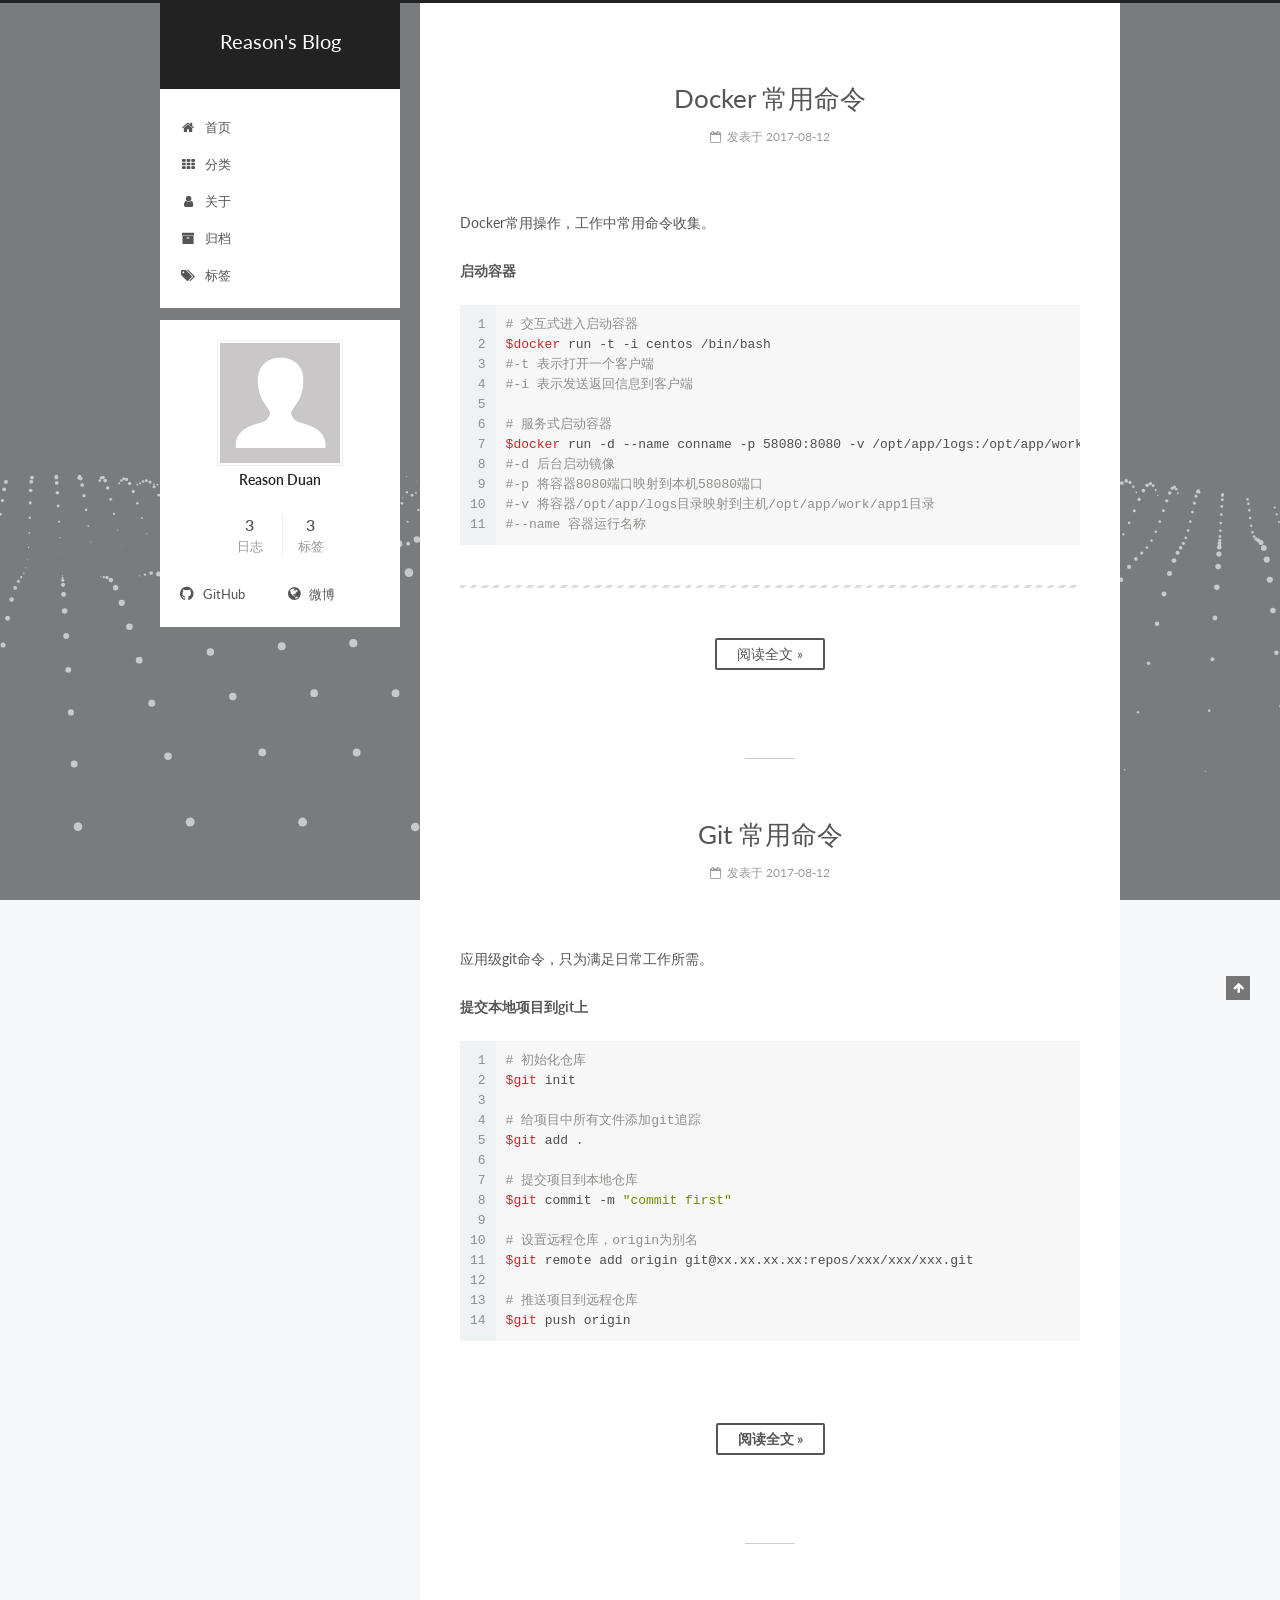
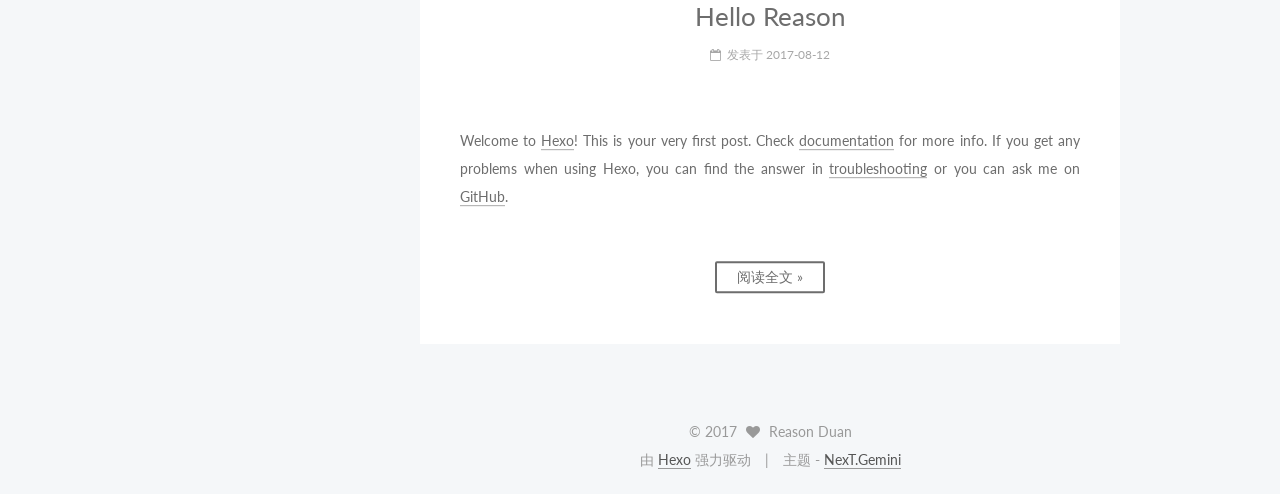
<file: index.html>
<!DOCTYPE html>



  


<html class="theme-next gemini use-motion" lang="zh-Hans">
<head>
  <meta charset="UTF-8"/>
<meta http-equiv="X-UA-Compatible" content="IE=edge" />
<meta name="viewport" content="width=device-width, initial-scale=1, maximum-scale=1"/>
<meta name="theme-color" content="#222">









<meta http-equiv="Cache-Control" content="no-transform" />
<meta http-equiv="Cache-Control" content="no-siteapp" />















  
  
  <link href="/lib/fancybox/source/jquery.fancybox.css?v=2.1.5" rel="stylesheet" type="text/css" />




  
  
  
  

  
    
    
  

  

  

  

  

  
    
    
    <link href="//fonts.googleapis.com/css?family=Lato:300,300italic,400,400italic,700,700italic&subset=latin,latin-ext" rel="stylesheet" type="text/css">
  






<link href="/lib/font-awesome/css/font-awesome.min.css?v=4.6.2" rel="stylesheet" type="text/css" />

<link href="/css/main.css?v=5.1.2" rel="stylesheet" type="text/css" />


  <meta name="keywords" content="Hexo, NexT" />








  <link rel="shortcut icon" type="image/x-icon" href="/favicon.ico?v=5.1.2" />






<meta property="og:type" content="website">
<meta property="og:title" content="Reason&#39;s Blog">
<meta property="og:url" content="http://yoursite.com/index.html">
<meta property="og:site_name" content="Reason&#39;s Blog">
<meta property="og:locale" content="zh-Hans">
<meta name="twitter:card" content="summary">
<meta name="twitter:title" content="Reason&#39;s Blog">



<script type="text/javascript" id="hexo.configurations">
  var NexT = window.NexT || {};
  var CONFIG = {
    root: '/',
    scheme: 'Gemini',
    sidebar: {"position":"left","display":"post","offset":12,"offset_float":12,"b2t":false,"scrollpercent":false,"onmobile":false},
    fancybox: true,
    tabs: true,
    motion: true,
    duoshuo: {
      userId: '0',
      author: '博主'
    },
    algolia: {
      applicationID: '',
      apiKey: '',
      indexName: '',
      hits: {"per_page":10},
      labels: {"input_placeholder":"Search for Posts","hits_empty":"We didn't find any results for the search: ${query}","hits_stats":"${hits} results found in ${time} ms"}
    }
  };
</script>



  <link rel="canonical" href="http://yoursite.com/"/>





  <title>Reason's Blog</title>
  








</head>

<body itemscope itemtype="http://schema.org/WebPage" lang="zh-Hans">

  
  
    
  

  <div class="container sidebar-position-left 
   page-home 
 ">
    <div class="headband"></div>

    <header id="header" class="header" itemscope itemtype="http://schema.org/WPHeader">
      <div class="header-inner"><div class="site-brand-wrapper">
  <div class="site-meta ">
    

    <div class="custom-logo-site-title">
      <a href="/"  class="brand" rel="start">
        <span class="logo-line-before"><i></i></span>
        <span class="site-title">Reason's Blog</span>
        <span class="logo-line-after"><i></i></span>
      </a>
    </div>
      
        <p class="site-subtitle"></p>
      
  </div>

  <div class="site-nav-toggle">
    <button>
      <span class="btn-bar"></span>
      <span class="btn-bar"></span>
      <span class="btn-bar"></span>
    </button>
  </div>
</div>

<nav class="site-nav">
  

  
    <ul id="menu" class="menu">
      
        
        <li class="menu-item menu-item-home">
          <a href="/" rel="section">
            
              <i class="menu-item-icon fa fa-fw fa-home"></i> <br />
            
            首页
          </a>
        </li>
      
        
        <li class="menu-item menu-item-categories">
          <a href="/categories/" rel="section">
            
              <i class="menu-item-icon fa fa-fw fa-th"></i> <br />
            
            分类
          </a>
        </li>
      
        
        <li class="menu-item menu-item-about">
          <a href="/about/" rel="section">
            
              <i class="menu-item-icon fa fa-fw fa-user"></i> <br />
            
            关于
          </a>
        </li>
      
        
        <li class="menu-item menu-item-archives">
          <a href="/archives/" rel="section">
            
              <i class="menu-item-icon fa fa-fw fa-archive"></i> <br />
            
            归档
          </a>
        </li>
      
        
        <li class="menu-item menu-item-tags">
          <a href="/tags/" rel="section">
            
              <i class="menu-item-icon fa fa-fw fa-tags"></i> <br />
            
            标签
          </a>
        </li>
      

      
    </ul>
  

  
</nav>



 </div>
    </header>

    <main id="main" class="main">
      <div class="main-inner">
        <div class="content-wrap">
          <div id="content" class="content">
            
  <section id="posts" class="posts-expand">
    
      

  

  
  
  

  <article class="post post-type-normal" itemscope itemtype="http://schema.org/Article">
  
  
  
  <div class="post-block">
    <link itemprop="mainEntityOfPage" href="http://yoursite.com/2017/08/12/docker-command/">

    <span hidden itemprop="author" itemscope itemtype="http://schema.org/Person">
      <meta itemprop="name" content="Reason Duan">
      <meta itemprop="description" content="">
      <meta itemprop="image" content="/images/avatar.gif">
    </span>

    <span hidden itemprop="publisher" itemscope itemtype="http://schema.org/Organization">
      <meta itemprop="name" content="Reason's Blog">
    </span>

    
      <header class="post-header">

        
        
          <h1 class="post-title" itemprop="name headline">
                
                <a class="post-title-link" href="/2017/08/12/docker-command/" itemprop="url">Docker 常用命令</a></h1>
        

        <div class="post-meta">
          <span class="post-time">
            
              <span class="post-meta-item-icon">
                <i class="fa fa-calendar-o"></i>
              </span>
              
                <span class="post-meta-item-text">发表于</span>
              
              <time title="创建于" itemprop="dateCreated datePublished" datetime="2017-08-12T15:58:35+08:00">
                2017-08-12
              </time>
            

            

            
          </span>

          

          
            
          

          
          

          

          

          

        </div>
      </header>
    

    
    
    
    <div class="post-body" itemprop="articleBody">

      
      

      
        
          <p>Docker常用操作，工作中常用命令收集。</p>
<p><strong>启动容器</strong></p>
<figure class="highlight bash"><table><tr><td class="gutter"><pre><div class="line">1</div><div class="line">2</div><div class="line">3</div><div class="line">4</div><div class="line">5</div><div class="line">6</div><div class="line">7</div><div class="line">8</div><div class="line">9</div><div class="line">10</div><div class="line">11</div></pre></td><td class="code"><pre><div class="line"><span class="comment"># 交互式进入启动容器</span></div><div class="line"><span class="variable">$docker</span> run -t -i centos /bin/bash</div><div class="line"><span class="comment">#-t 表示打开一个客户端</span></div><div class="line"><span class="comment">#-i 表示发送返回信息到客户端</span></div><div class="line"></div><div class="line"><span class="comment"># 服务式启动容器</span></div><div class="line"><span class="variable">$docker</span> run -d --name conname -p 58080:8080 -v /opt/app/logs:/opt/app/work/app1 imagename</div><div class="line"><span class="comment">#-d 后台启动镜像</span></div><div class="line"><span class="comment">#-p 将容器8080端口映射到本机58080端口</span></div><div class="line"><span class="comment">#-v 将容器/opt/app/logs目录映射到主机/opt/app/work/app1目录</span></div><div class="line"><span class="comment">#--name 容器运行名称</span></div></pre></td></tr></table></figure>
<hr>
          <!--noindex-->
          <div class="post-button text-center">
            <a class="btn" href="/2017/08/12/docker-command/#more" rel="contents">
              阅读全文 &raquo;
            </a>
          </div>
          <!--/noindex-->
        
      
    </div>
    
    
    

    

    

    

    <footer class="post-footer">
      

      

      

      
      
        <div class="post-eof"></div>
      
    </footer>
  </div>
  
  
  
  </article>


    
      

  

  
  
  

  <article class="post post-type-normal" itemscope itemtype="http://schema.org/Article">
  
  
  
  <div class="post-block">
    <link itemprop="mainEntityOfPage" href="http://yoursite.com/2017/08/12/git-command/">

    <span hidden itemprop="author" itemscope itemtype="http://schema.org/Person">
      <meta itemprop="name" content="Reason Duan">
      <meta itemprop="description" content="">
      <meta itemprop="image" content="/images/avatar.gif">
    </span>

    <span hidden itemprop="publisher" itemscope itemtype="http://schema.org/Organization">
      <meta itemprop="name" content="Reason's Blog">
    </span>

    
      <header class="post-header">

        
        
          <h1 class="post-title" itemprop="name headline">
                
                <a class="post-title-link" href="/2017/08/12/git-command/" itemprop="url">Git 常用命令</a></h1>
        

        <div class="post-meta">
          <span class="post-time">
            
              <span class="post-meta-item-icon">
                <i class="fa fa-calendar-o"></i>
              </span>
              
                <span class="post-meta-item-text">发表于</span>
              
              <time title="创建于" itemprop="dateCreated datePublished" datetime="2017-08-12T11:11:13+08:00">
                2017-08-12
              </time>
            

            

            
          </span>

          

          
            
          

          
          

          

          

          

        </div>
      </header>
    

    
    
    
    <div class="post-body" itemprop="articleBody">

      
      

      
        
          <p>应用级git命令，只为满足日常工作所需。</p>
<p><strong>提交本地项目到git上</strong></p>
<figure class="highlight bash"><table><tr><td class="gutter"><pre><div class="line">1</div><div class="line">2</div><div class="line">3</div><div class="line">4</div><div class="line">5</div><div class="line">6</div><div class="line">7</div><div class="line">8</div><div class="line">9</div><div class="line">10</div><div class="line">11</div><div class="line">12</div><div class="line">13</div><div class="line">14</div></pre></td><td class="code"><pre><div class="line"><span class="comment"># 初始化仓库</span></div><div class="line"><span class="variable">$git</span> init</div><div class="line"></div><div class="line"><span class="comment"># 给项目中所有文件添加git追踪</span></div><div class="line"><span class="variable">$git</span> add .</div><div class="line"></div><div class="line"><span class="comment"># 提交项目到本地仓库</span></div><div class="line"><span class="variable">$git</span> commit -m <span class="string">"commit first"</span></div><div class="line"></div><div class="line"><span class="comment"># 设置远程仓库，origin为别名</span></div><div class="line"><span class="variable">$git</span> remote add origin git@xx.xx.xx.xx:repos/xxx/xxx/xxx.git</div><div class="line"></div><div class="line"><span class="comment"># 推送项目到远程仓库</span></div><div class="line"><span class="variable">$git</span> push origin</div></pre></td></tr></table></figure>
<h2 id=""><a href="#" class="headerlink" title=""></a>
          <!--noindex-->
          <div class="post-button text-center">
            <a class="btn" href="/2017/08/12/git-command/#more" rel="contents">
              阅读全文 &raquo;
            </a>
          </div>
          <!--/noindex-->
        
      
    </div>
    
    
    

    

    

    

    <footer class="post-footer">
      

      

      

      
      
        <div class="post-eof"></div>
      
    </footer>
  </div>
  
  
  
  </article>


    
      

  

  
  
  

  <article class="post post-type-normal" itemscope itemtype="http://schema.org/Article">
  
  
  
  <div class="post-block">
    <link itemprop="mainEntityOfPage" href="http://yoursite.com/2017/08/12/hello-world/">

    <span hidden itemprop="author" itemscope itemtype="http://schema.org/Person">
      <meta itemprop="name" content="Reason Duan">
      <meta itemprop="description" content="">
      <meta itemprop="image" content="/images/avatar.gif">
    </span>

    <span hidden itemprop="publisher" itemscope itemtype="http://schema.org/Organization">
      <meta itemprop="name" content="Reason's Blog">
    </span>

    
      <header class="post-header">

        
        
          <h1 class="post-title" itemprop="name headline">
                
                <a class="post-title-link" href="/2017/08/12/hello-world/" itemprop="url">Hello Reason</a></h1>
        

        <div class="post-meta">
          <span class="post-time">
            
              <span class="post-meta-item-icon">
                <i class="fa fa-calendar-o"></i>
              </span>
              
                <span class="post-meta-item-text">发表于</span>
              
              <time title="创建于" itemprop="dateCreated datePublished" datetime="2017-08-12T09:34:52+08:00">
                2017-08-12
              </time>
            

            

            
          </span>

          

          
            
          

          
          

          

          

          

        </div>
      </header>
    

    
    
    
    <div class="post-body" itemprop="articleBody">

      
      

      
        
          <p>Welcome to <a href="https://hexo.io/" target="_blank" rel="external">Hexo</a>! This is your very first post. Check <a href="https://hexo.io/docs/" target="_blank" rel="external">documentation</a> for more info. If you get any problems when using Hexo, you can find the answer in <a href="https://hexo.io/docs/troubleshooting.html" target="_blank" rel="external">troubleshooting</a> or you can ask me on <a href="https://github.com/hexojs/hexo/issues" target="_blank" rel="external">GitHub</a>.<br>
          <!--noindex-->
          <div class="post-button text-center">
            <a class="btn" href="/2017/08/12/hello-world/#more" rel="contents">
              阅读全文 &raquo;
            </a>
          </div>
          <!--/noindex-->
        
      
    </div>
    
    
    

    

    

    

    <footer class="post-footer">
      

      

      

      
      
        <div class="post-eof"></div>
      
    </footer>
  </div>
  
  
  
  </article>


    
  </section>

  


          </div>
          


          

        </div>
        
          
  
  <div class="sidebar-toggle">
    <div class="sidebar-toggle-line-wrap">
      <span class="sidebar-toggle-line sidebar-toggle-line-first"></span>
      <span class="sidebar-toggle-line sidebar-toggle-line-middle"></span>
      <span class="sidebar-toggle-line sidebar-toggle-line-last"></span>
    </div>
  </div>

  <aside id="sidebar" class="sidebar">
    
    <div class="sidebar-inner">

      

      

      <section class="site-overview sidebar-panel sidebar-panel-active">
        <div class="site-author motion-element" itemprop="author" itemscope itemtype="http://schema.org/Person">
          <img class="site-author-image" itemprop="image"
               src="/images/avatar.gif"
               alt="Reason Duan" />
          <p class="site-author-name" itemprop="name">Reason Duan</p>
           
              <p class="site-description motion-element" itemprop="description"></p>
          
        </div>
        <nav class="site-state motion-element">

          
            <div class="site-state-item site-state-posts">
              <a href="/archives/">
                <span class="site-state-item-count">3</span>
                <span class="site-state-item-name">日志</span>
              </a>
            </div>
          

          

          
            
            
            <div class="site-state-item site-state-tags">
              <a href="/tags/index.html">
                <span class="site-state-item-count">3</span>
                <span class="site-state-item-name">标签</span>
              </a>
            </div>
          

        </nav>

        

        <div class="links-of-author motion-element">
          
            
              <span class="links-of-author-item">
                <a href="https://github.com/ReasonDuan" target="_blank" title="GitHub">
                  
                    <i class="fa fa-fw fa-github"></i>
                  
                    
                      GitHub
                    
                </a>
              </span>
            
              <span class="links-of-author-item">
                <a href="http://www.weibo.com/3173550820/profile" target="_blank" title="微博">
                  
                    <i class="fa fa-fw fa-globe"></i>
                  
                    
                      微博
                    
                </a>
              </span>
            
          
        </div>

        
        

        
        

        


      </section>

      

      

    </div>
  </aside>


        
      </div>
    </main>

    <footer id="footer" class="footer">
      <div class="footer-inner">
        <div class="copyright" >
  
  &copy; 
  <span itemprop="copyrightYear">2017</span>
  <span class="with-love">
    <i class="fa fa-heart"></i>
  </span>
  <span class="author" itemprop="copyrightHolder">Reason Duan</span>
</div>


<div class="powered-by">
  由 <a class="theme-link" href="https://hexo.io">Hexo</a> 强力驱动
</div>

<div class="theme-info">
  主题 -
  <a class="theme-link" href="https://github.com/iissnan/hexo-theme-next">
    NexT.Gemini
  </a>
</div>


        







        
      </div>
    </footer>

    
      <div class="back-to-top">
        <i class="fa fa-arrow-up"></i>
        
      </div>
    

  </div>

  

<script type="text/javascript">
  if (Object.prototype.toString.call(window.Promise) !== '[object Function]') {
    window.Promise = null;
  }
</script>









  




  
  









  
  <script type="text/javascript" src="/lib/jquery/index.js?v=2.1.3"></script>

  
  <script type="text/javascript" src="/lib/fastclick/lib/fastclick.min.js?v=1.0.6"></script>

  
  <script type="text/javascript" src="/lib/jquery_lazyload/jquery.lazyload.js?v=1.9.7"></script>

  
  <script type="text/javascript" src="/lib/velocity/velocity.min.js?v=1.2.1"></script>

  
  <script type="text/javascript" src="/lib/velocity/velocity.ui.min.js?v=1.2.1"></script>

  
  <script type="text/javascript" src="/lib/fancybox/source/jquery.fancybox.pack.js?v=2.1.5"></script>

  
  <script type="text/javascript" src="/lib/three/three.min.js"></script>

  
  <script type="text/javascript" src="/lib/three/three-waves.min.js"></script>


  


  <script type="text/javascript" src="/js/src/utils.js?v=5.1.2"></script>

  <script type="text/javascript" src="/js/src/motion.js?v=5.1.2"></script>



  
  


  <script type="text/javascript" src="/js/src/affix.js?v=5.1.2"></script>

  <script type="text/javascript" src="/js/src/schemes/pisces.js?v=5.1.2"></script>



  
    <script type="text/javascript" src="/js/src/scrollspy.js?v=5.1.2"></script>
<script type="text/javascript" src="/js/src/post-details.js?v=5.1.2"></script>

  

  


  <script type="text/javascript" src="/js/src/bootstrap.js?v=5.1.2"></script>



  


  




	





  





  






  





  

  

  

  

  

  

</body>
</html>
</file>
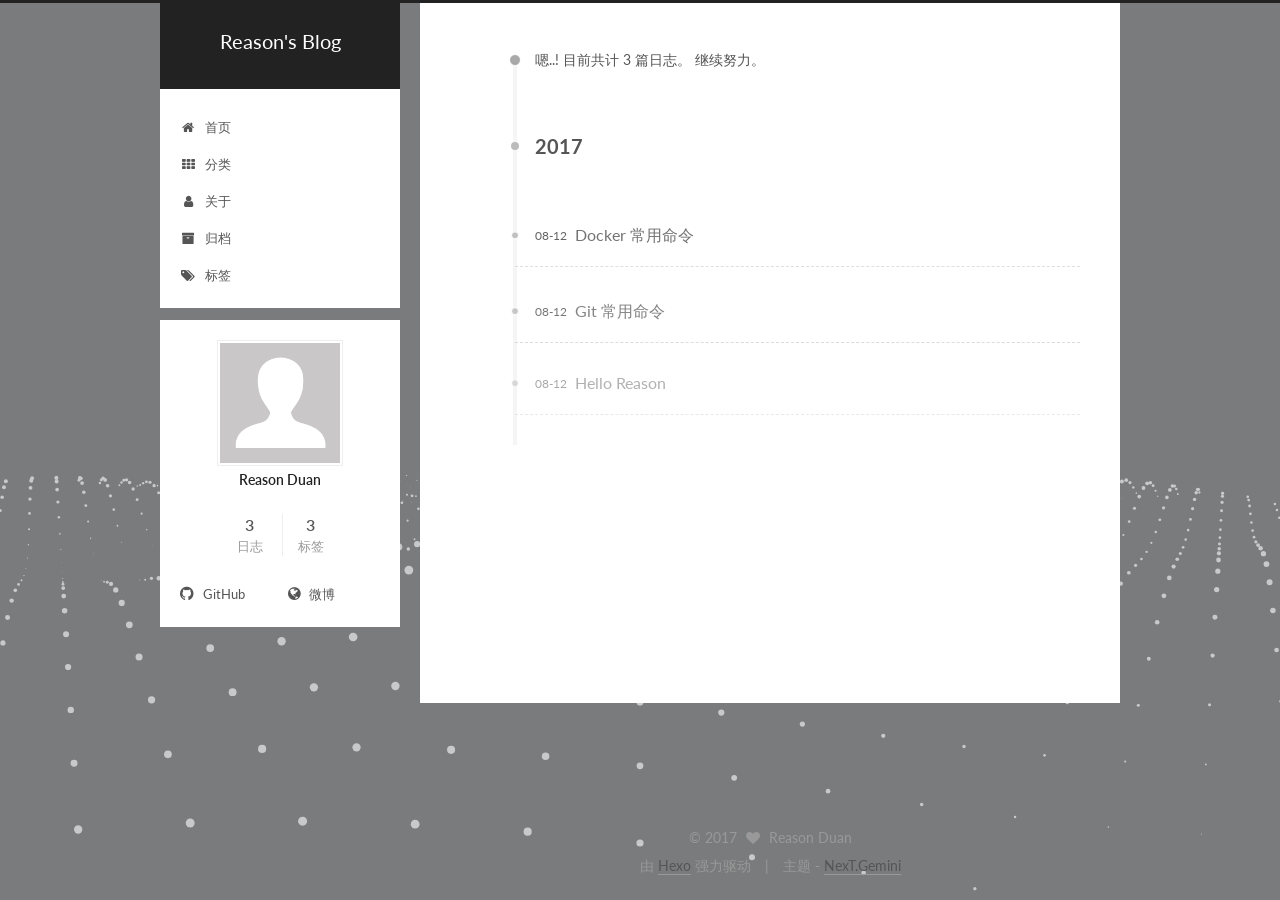
<file: archives/index.html>
<!DOCTYPE html>



  


<html class="theme-next gemini use-motion" lang="zh-Hans">
<head>
  <meta charset="UTF-8"/>
<meta http-equiv="X-UA-Compatible" content="IE=edge" />
<meta name="viewport" content="width=device-width, initial-scale=1, maximum-scale=1"/>
<meta name="theme-color" content="#222">









<meta http-equiv="Cache-Control" content="no-transform" />
<meta http-equiv="Cache-Control" content="no-siteapp" />















  
  
  <link href="/lib/fancybox/source/jquery.fancybox.css?v=2.1.5" rel="stylesheet" type="text/css" />




  
  
  
  

  
    
    
  

  

  

  

  

  
    
    
    <link href="//fonts.googleapis.com/css?family=Lato:300,300italic,400,400italic,700,700italic&subset=latin,latin-ext" rel="stylesheet" type="text/css">
  






<link href="/lib/font-awesome/css/font-awesome.min.css?v=4.6.2" rel="stylesheet" type="text/css" />

<link href="/css/main.css?v=5.1.2" rel="stylesheet" type="text/css" />


  <meta name="keywords" content="Hexo, NexT" />








  <link rel="shortcut icon" type="image/x-icon" href="/favicon.ico?v=5.1.2" />






<meta property="og:type" content="website">
<meta property="og:title" content="Reason&#39;s Blog">
<meta property="og:url" content="http://yoursite.com/archives/index.html">
<meta property="og:site_name" content="Reason&#39;s Blog">
<meta property="og:locale" content="zh-Hans">
<meta name="twitter:card" content="summary">
<meta name="twitter:title" content="Reason&#39;s Blog">



<script type="text/javascript" id="hexo.configurations">
  var NexT = window.NexT || {};
  var CONFIG = {
    root: '/',
    scheme: 'Gemini',
    sidebar: {"position":"left","display":"post","offset":12,"offset_float":12,"b2t":false,"scrollpercent":false,"onmobile":false},
    fancybox: true,
    tabs: true,
    motion: true,
    duoshuo: {
      userId: '0',
      author: '博主'
    },
    algolia: {
      applicationID: '',
      apiKey: '',
      indexName: '',
      hits: {"per_page":10},
      labels: {"input_placeholder":"Search for Posts","hits_empty":"We didn't find any results for the search: ${query}","hits_stats":"${hits} results found in ${time} ms"}
    }
  };
</script>



  <link rel="canonical" href="http://yoursite.com/archives/"/>





  <title>归档 | Reason's Blog</title>
  








</head>

<body itemscope itemtype="http://schema.org/WebPage" lang="zh-Hans">

  
  
    
  

  <div class="container sidebar-position-left  page-archive  ">
    <div class="headband"></div>

    <header id="header" class="header" itemscope itemtype="http://schema.org/WPHeader">
      <div class="header-inner"><div class="site-brand-wrapper">
  <div class="site-meta ">
    

    <div class="custom-logo-site-title">
      <a href="/"  class="brand" rel="start">
        <span class="logo-line-before"><i></i></span>
        <span class="site-title">Reason's Blog</span>
        <span class="logo-line-after"><i></i></span>
      </a>
    </div>
      
        <p class="site-subtitle"></p>
      
  </div>

  <div class="site-nav-toggle">
    <button>
      <span class="btn-bar"></span>
      <span class="btn-bar"></span>
      <span class="btn-bar"></span>
    </button>
  </div>
</div>

<nav class="site-nav">
  

  
    <ul id="menu" class="menu">
      
        
        <li class="menu-item menu-item-home">
          <a href="/" rel="section">
            
              <i class="menu-item-icon fa fa-fw fa-home"></i> <br />
            
            首页
          </a>
        </li>
      
        
        <li class="menu-item menu-item-categories">
          <a href="/categories/" rel="section">
            
              <i class="menu-item-icon fa fa-fw fa-th"></i> <br />
            
            分类
          </a>
        </li>
      
        
        <li class="menu-item menu-item-about">
          <a href="/about/" rel="section">
            
              <i class="menu-item-icon fa fa-fw fa-user"></i> <br />
            
            关于
          </a>
        </li>
      
        
        <li class="menu-item menu-item-archives">
          <a href="/archives/" rel="section">
            
              <i class="menu-item-icon fa fa-fw fa-archive"></i> <br />
            
            归档
          </a>
        </li>
      
        
        <li class="menu-item menu-item-tags">
          <a href="/tags/" rel="section">
            
              <i class="menu-item-icon fa fa-fw fa-tags"></i> <br />
            
            标签
          </a>
        </li>
      

      
    </ul>
  

  
</nav>



 </div>
    </header>

    <main id="main" class="main">
      <div class="main-inner">
        <div class="content-wrap">
          <div id="content" class="content">
            

  
  
  
  <div class="post-block archive">
    <div id="posts" class="posts-collapse">
      <span class="archive-move-on"></span>

      <span class="archive-page-counter">
        
        
        
          
        
        嗯..! 目前共计 3 篇日志。 继续努力。
      </span>

      

        
        
        

        
          
          <div class="collection-title">
            <h2 class="archive-year motion-element" id="archive-year-2017">2017</h2>
          </div>
        
        

        

  <article class="post post-type-normal" itemscope itemtype="http://schema.org/Article">
    <header class="post-header">

      <h2 class="post-title">
        
            <a class="post-title-link" href="/2017/08/12/docker-command/" itemprop="url">
              
                <span itemprop="name">Docker 常用命令</span>
              
            </a>
        
      </h2>

      <div class="post-meta">
        <time class="post-time" itemprop="dateCreated"
              datetime="2017-08-12T15:58:35+08:00"
              content="2017-08-12" >
          08-12
        </time>
      </div>

    </header>
  </article>



      

        
        
        

        
        

        

  <article class="post post-type-normal" itemscope itemtype="http://schema.org/Article">
    <header class="post-header">

      <h2 class="post-title">
        
            <a class="post-title-link" href="/2017/08/12/git-command/" itemprop="url">
              
                <span itemprop="name">Git 常用命令</span>
              
            </a>
        
      </h2>

      <div class="post-meta">
        <time class="post-time" itemprop="dateCreated"
              datetime="2017-08-12T11:11:13+08:00"
              content="2017-08-12" >
          08-12
        </time>
      </div>

    </header>
  </article>



      

        
        
        

        
        

        

  <article class="post post-type-normal" itemscope itemtype="http://schema.org/Article">
    <header class="post-header">

      <h2 class="post-title">
        
            <a class="post-title-link" href="/2017/08/12/hello-world/" itemprop="url">
              
                <span itemprop="name">Hello Reason</span>
              
            </a>
        
      </h2>

      <div class="post-meta">
        <time class="post-time" itemprop="dateCreated"
              datetime="2017-08-12T09:34:52+08:00"
              content="2017-08-12" >
          08-12
        </time>
      </div>

    </header>
  </article>



      

    </div>
  </div>
  
  
  

  



          </div>
          


          

        </div>
        
          
  
  <div class="sidebar-toggle">
    <div class="sidebar-toggle-line-wrap">
      <span class="sidebar-toggle-line sidebar-toggle-line-first"></span>
      <span class="sidebar-toggle-line sidebar-toggle-line-middle"></span>
      <span class="sidebar-toggle-line sidebar-toggle-line-last"></span>
    </div>
  </div>

  <aside id="sidebar" class="sidebar">
    
    <div class="sidebar-inner">

      

      

      <section class="site-overview sidebar-panel sidebar-panel-active">
        <div class="site-author motion-element" itemprop="author" itemscope itemtype="http://schema.org/Person">
          <img class="site-author-image" itemprop="image"
               src="/images/avatar.gif"
               alt="Reason Duan" />
          <p class="site-author-name" itemprop="name">Reason Duan</p>
           
              <p class="site-description motion-element" itemprop="description"></p>
          
        </div>
        <nav class="site-state motion-element">

          
            <div class="site-state-item site-state-posts">
              <a href="/archives/">
                <span class="site-state-item-count">3</span>
                <span class="site-state-item-name">日志</span>
              </a>
            </div>
          

          

          
            
            
            <div class="site-state-item site-state-tags">
              <a href="/tags/index.html">
                <span class="site-state-item-count">3</span>
                <span class="site-state-item-name">标签</span>
              </a>
            </div>
          

        </nav>

        

        <div class="links-of-author motion-element">
          
            
              <span class="links-of-author-item">
                <a href="https://github.com/ReasonDuan" target="_blank" title="GitHub">
                  
                    <i class="fa fa-fw fa-github"></i>
                  
                    
                      GitHub
                    
                </a>
              </span>
            
              <span class="links-of-author-item">
                <a href="http://www.weibo.com/3173550820/profile" target="_blank" title="微博">
                  
                    <i class="fa fa-fw fa-globe"></i>
                  
                    
                      微博
                    
                </a>
              </span>
            
          
        </div>

        
        

        
        

        


      </section>

      

      

    </div>
  </aside>


        
      </div>
    </main>

    <footer id="footer" class="footer">
      <div class="footer-inner">
        <div class="copyright" >
  
  &copy; 
  <span itemprop="copyrightYear">2017</span>
  <span class="with-love">
    <i class="fa fa-heart"></i>
  </span>
  <span class="author" itemprop="copyrightHolder">Reason Duan</span>
</div>


<div class="powered-by">
  由 <a class="theme-link" href="https://hexo.io">Hexo</a> 强力驱动
</div>

<div class="theme-info">
  主题 -
  <a class="theme-link" href="https://github.com/iissnan/hexo-theme-next">
    NexT.Gemini
  </a>
</div>


        







        
      </div>
    </footer>

    
      <div class="back-to-top">
        <i class="fa fa-arrow-up"></i>
        
      </div>
    

  </div>

  

<script type="text/javascript">
  if (Object.prototype.toString.call(window.Promise) !== '[object Function]') {
    window.Promise = null;
  }
</script>









  




  
  









  
  <script type="text/javascript" src="/lib/jquery/index.js?v=2.1.3"></script>

  
  <script type="text/javascript" src="/lib/fastclick/lib/fastclick.min.js?v=1.0.6"></script>

  
  <script type="text/javascript" src="/lib/jquery_lazyload/jquery.lazyload.js?v=1.9.7"></script>

  
  <script type="text/javascript" src="/lib/velocity/velocity.min.js?v=1.2.1"></script>

  
  <script type="text/javascript" src="/lib/velocity/velocity.ui.min.js?v=1.2.1"></script>

  
  <script type="text/javascript" src="/lib/fancybox/source/jquery.fancybox.pack.js?v=2.1.5"></script>

  
  <script type="text/javascript" src="/lib/three/three.min.js"></script>

  
  <script type="text/javascript" src="/lib/three/three-waves.min.js"></script>


  


  <script type="text/javascript" src="/js/src/utils.js?v=5.1.2"></script>

  <script type="text/javascript" src="/js/src/motion.js?v=5.1.2"></script>



  
  


  <script type="text/javascript" src="/js/src/affix.js?v=5.1.2"></script>

  <script type="text/javascript" src="/js/src/schemes/pisces.js?v=5.1.2"></script>



  
  
    <script type="text/javascript" id="motion.page.archive">
      $('.archive-year').velocity('transition.slideLeftIn');
    </script>
  


  


  <script type="text/javascript" src="/js/src/bootstrap.js?v=5.1.2"></script>



  


  




	





  





  






  





  

  

  

  

  

  

</body>
</html>
</file>
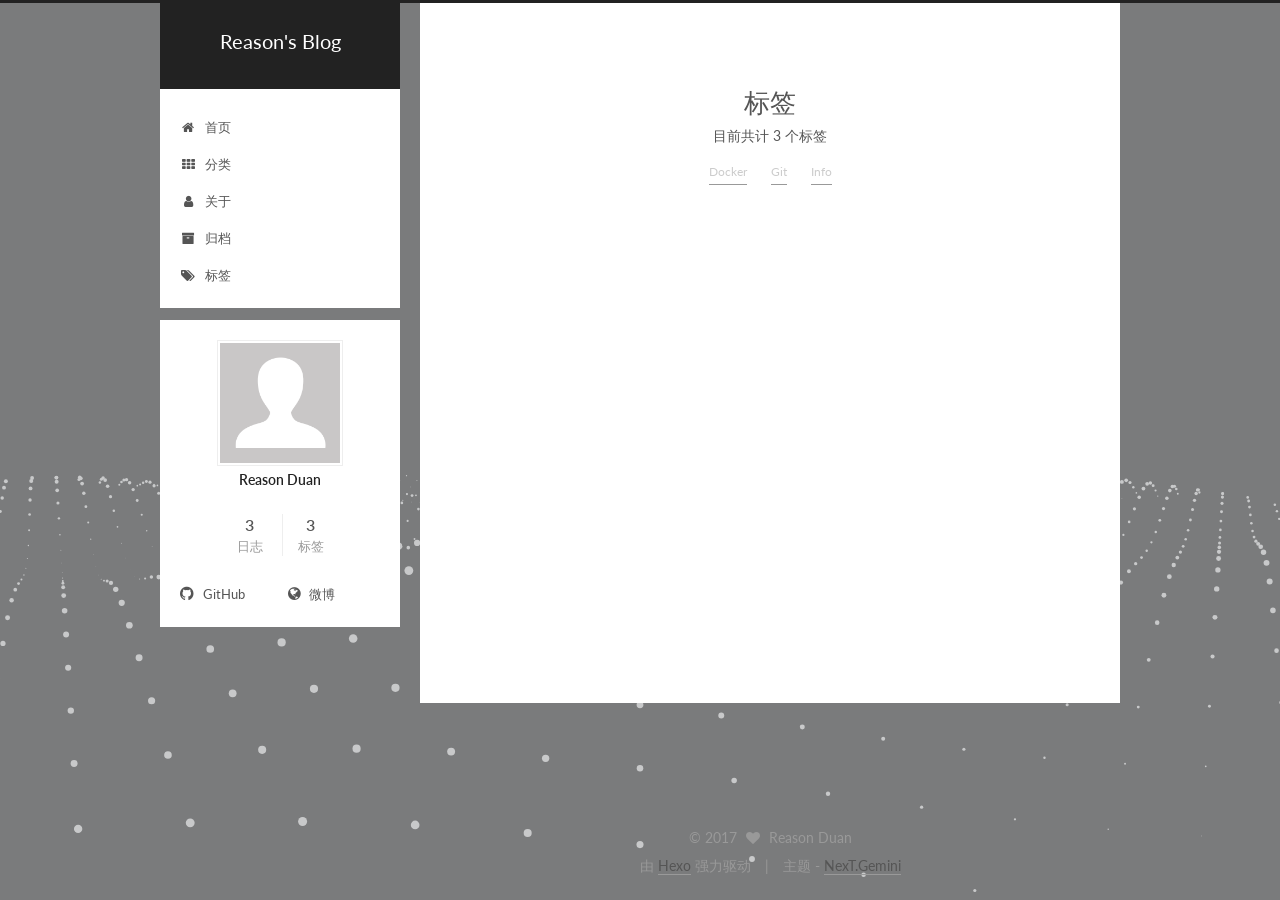
<file: tags/index.html>
<!DOCTYPE html>



  


<html class="theme-next gemini use-motion" lang="zh-Hans">
<head>
  <meta charset="UTF-8"/>
<meta http-equiv="X-UA-Compatible" content="IE=edge" />
<meta name="viewport" content="width=device-width, initial-scale=1, maximum-scale=1"/>
<meta name="theme-color" content="#222">









<meta http-equiv="Cache-Control" content="no-transform" />
<meta http-equiv="Cache-Control" content="no-siteapp" />















  
  
  <link href="/lib/fancybox/source/jquery.fancybox.css?v=2.1.5" rel="stylesheet" type="text/css" />




  
  
  
  

  
    
    
  

  

  

  

  

  
    
    
    <link href="//fonts.googleapis.com/css?family=Lato:300,300italic,400,400italic,700,700italic&subset=latin,latin-ext" rel="stylesheet" type="text/css">
  






<link href="/lib/font-awesome/css/font-awesome.min.css?v=4.6.2" rel="stylesheet" type="text/css" />

<link href="/css/main.css?v=5.1.2" rel="stylesheet" type="text/css" />


  <meta name="keywords" content="Hexo, NexT" />








  <link rel="shortcut icon" type="image/x-icon" href="/favicon.ico?v=5.1.2" />






<meta property="og:type" content="website">
<meta property="og:title" content="标签">
<meta property="og:url" content="http://yoursite.com/tags/index.html">
<meta property="og:site_name" content="Reason&#39;s Blog">
<meta property="og:locale" content="zh-Hans">
<meta property="og:updated_time" content="2017-08-12T07:32:08.827Z">
<meta name="twitter:card" content="summary">
<meta name="twitter:title" content="标签">



<script type="text/javascript" id="hexo.configurations">
  var NexT = window.NexT || {};
  var CONFIG = {
    root: '/',
    scheme: 'Gemini',
    sidebar: {"position":"left","display":"post","offset":12,"offset_float":12,"b2t":false,"scrollpercent":false,"onmobile":false},
    fancybox: true,
    tabs: true,
    motion: true,
    duoshuo: {
      userId: '0',
      author: '博主'
    },
    algolia: {
      applicationID: '',
      apiKey: '',
      indexName: '',
      hits: {"per_page":10},
      labels: {"input_placeholder":"Search for Posts","hits_empty":"We didn't find any results for the search: ${query}","hits_stats":"${hits} results found in ${time} ms"}
    }
  };
</script>



  <link rel="canonical" href="http://yoursite.com/tags/"/>





  <title>标签 | Reason's Blog</title>
  








</head>

<body itemscope itemtype="http://schema.org/WebPage" lang="zh-Hans">

  
  
    
  

  <div class="container sidebar-position-left page-post-detail ">
    <div class="headband"></div>

    <header id="header" class="header" itemscope itemtype="http://schema.org/WPHeader">
      <div class="header-inner"><div class="site-brand-wrapper">
  <div class="site-meta ">
    

    <div class="custom-logo-site-title">
      <a href="/"  class="brand" rel="start">
        <span class="logo-line-before"><i></i></span>
        <span class="site-title">Reason's Blog</span>
        <span class="logo-line-after"><i></i></span>
      </a>
    </div>
      
        <p class="site-subtitle"></p>
      
  </div>

  <div class="site-nav-toggle">
    <button>
      <span class="btn-bar"></span>
      <span class="btn-bar"></span>
      <span class="btn-bar"></span>
    </button>
  </div>
</div>

<nav class="site-nav">
  

  
    <ul id="menu" class="menu">
      
        
        <li class="menu-item menu-item-home">
          <a href="/" rel="section">
            
              <i class="menu-item-icon fa fa-fw fa-home"></i> <br />
            
            首页
          </a>
        </li>
      
        
        <li class="menu-item menu-item-categories">
          <a href="/categories/" rel="section">
            
              <i class="menu-item-icon fa fa-fw fa-th"></i> <br />
            
            分类
          </a>
        </li>
      
        
        <li class="menu-item menu-item-about">
          <a href="/about/" rel="section">
            
              <i class="menu-item-icon fa fa-fw fa-user"></i> <br />
            
            关于
          </a>
        </li>
      
        
        <li class="menu-item menu-item-archives">
          <a href="/archives/" rel="section">
            
              <i class="menu-item-icon fa fa-fw fa-archive"></i> <br />
            
            归档
          </a>
        </li>
      
        
        <li class="menu-item menu-item-tags">
          <a href="/tags/" rel="section">
            
              <i class="menu-item-icon fa fa-fw fa-tags"></i> <br />
            
            标签
          </a>
        </li>
      

      
    </ul>
  

  
</nav>



 </div>
    </header>

    <main id="main" class="main">
      <div class="main-inner">
        <div class="content-wrap">
          <div id="content" class="content">
            

  <div id="posts" class="posts-expand">
    
    
    
    <div class="post-block page">
      <header class="post-header">

	<h1 class="post-title" itemprop="name headline">标签</h1>



</header>

      
      
      
      <div class="post-body">
        
        
          <div class="tag-cloud">
            <div class="tag-cloud-title">
                目前共计 3 个标签
            </div>
            <div class="tag-cloud-tags">
              <a href="/tags/Docker/" style="font-size: 12px; color: #ccc">Docker</a> <a href="/tags/Git/" style="font-size: 12px; color: #ccc">Git</a> <a href="/tags/Info/" style="font-size: 12px; color: #ccc">Info</a>
            </div>
          </div>
        
      </div>
      
      
      
    </div>
    
    
    
  </div>


          </div>
          


          

        </div>
        
          
  
  <div class="sidebar-toggle">
    <div class="sidebar-toggle-line-wrap">
      <span class="sidebar-toggle-line sidebar-toggle-line-first"></span>
      <span class="sidebar-toggle-line sidebar-toggle-line-middle"></span>
      <span class="sidebar-toggle-line sidebar-toggle-line-last"></span>
    </div>
  </div>

  <aside id="sidebar" class="sidebar">
    
    <div class="sidebar-inner">

      

      

      <section class="site-overview sidebar-panel sidebar-panel-active">
        <div class="site-author motion-element" itemprop="author" itemscope itemtype="http://schema.org/Person">
          <img class="site-author-image" itemprop="image"
               src="/images/avatar.gif"
               alt="Reason Duan" />
          <p class="site-author-name" itemprop="name">Reason Duan</p>
           
              <p class="site-description motion-element" itemprop="description"></p>
          
        </div>
        <nav class="site-state motion-element">

          
            <div class="site-state-item site-state-posts">
              <a href="/archives/">
                <span class="site-state-item-count">3</span>
                <span class="site-state-item-name">日志</span>
              </a>
            </div>
          

          

          
            
            
            <div class="site-state-item site-state-tags">
              <a href="/tags/index.html">
                <span class="site-state-item-count">3</span>
                <span class="site-state-item-name">标签</span>
              </a>
            </div>
          

        </nav>

        

        <div class="links-of-author motion-element">
          
            
              <span class="links-of-author-item">
                <a href="https://github.com/ReasonDuan" target="_blank" title="GitHub">
                  
                    <i class="fa fa-fw fa-github"></i>
                  
                    
                      GitHub
                    
                </a>
              </span>
            
              <span class="links-of-author-item">
                <a href="http://www.weibo.com/3173550820/profile" target="_blank" title="微博">
                  
                    <i class="fa fa-fw fa-globe"></i>
                  
                    
                      微博
                    
                </a>
              </span>
            
          
        </div>

        
        

        
        

        


      </section>

      

      

    </div>
  </aside>


        
      </div>
    </main>

    <footer id="footer" class="footer">
      <div class="footer-inner">
        <div class="copyright" >
  
  &copy; 
  <span itemprop="copyrightYear">2017</span>
  <span class="with-love">
    <i class="fa fa-heart"></i>
  </span>
  <span class="author" itemprop="copyrightHolder">Reason Duan</span>
</div>


<div class="powered-by">
  由 <a class="theme-link" href="https://hexo.io">Hexo</a> 强力驱动
</div>

<div class="theme-info">
  主题 -
  <a class="theme-link" href="https://github.com/iissnan/hexo-theme-next">
    NexT.Gemini
  </a>
</div>


        







        
      </div>
    </footer>

    
      <div class="back-to-top">
        <i class="fa fa-arrow-up"></i>
        
      </div>
    

  </div>

  

<script type="text/javascript">
  if (Object.prototype.toString.call(window.Promise) !== '[object Function]') {
    window.Promise = null;
  }
</script>









  




  
  









  
  <script type="text/javascript" src="/lib/jquery/index.js?v=2.1.3"></script>

  
  <script type="text/javascript" src="/lib/fastclick/lib/fastclick.min.js?v=1.0.6"></script>

  
  <script type="text/javascript" src="/lib/jquery_lazyload/jquery.lazyload.js?v=1.9.7"></script>

  
  <script type="text/javascript" src="/lib/velocity/velocity.min.js?v=1.2.1"></script>

  
  <script type="text/javascript" src="/lib/velocity/velocity.ui.min.js?v=1.2.1"></script>

  
  <script type="text/javascript" src="/lib/fancybox/source/jquery.fancybox.pack.js?v=2.1.5"></script>

  
  <script type="text/javascript" src="/lib/three/three.min.js"></script>

  
  <script type="text/javascript" src="/lib/three/three-waves.min.js"></script>


  


  <script type="text/javascript" src="/js/src/utils.js?v=5.1.2"></script>

  <script type="text/javascript" src="/js/src/motion.js?v=5.1.2"></script>



  
  


  <script type="text/javascript" src="/js/src/affix.js?v=5.1.2"></script>

  <script type="text/javascript" src="/js/src/schemes/pisces.js?v=5.1.2"></script>



  
    <script type="text/javascript" src="/js/src/scrollspy.js?v=5.1.2"></script>
<script type="text/javascript" src="/js/src/post-details.js?v=5.1.2"></script>

  

  


  <script type="text/javascript" src="/js/src/bootstrap.js?v=5.1.2"></script>



  


  




	





  





  






  





  

  

  

  

  

  

</body>
</html>
</file>
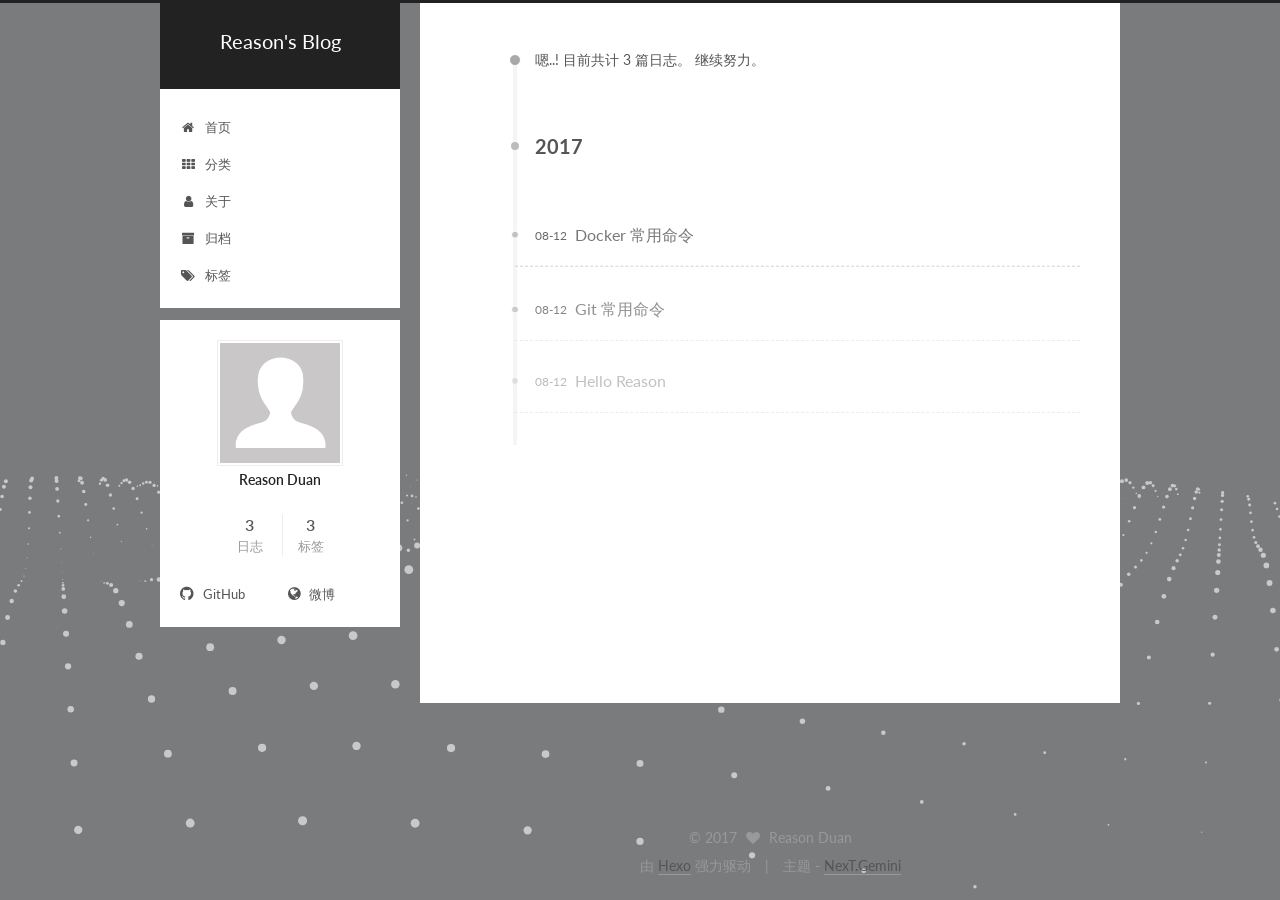
<file: archives/2017/index.html>
<!DOCTYPE html>



  


<html class="theme-next gemini use-motion" lang="zh-Hans">
<head>
  <meta charset="UTF-8"/>
<meta http-equiv="X-UA-Compatible" content="IE=edge" />
<meta name="viewport" content="width=device-width, initial-scale=1, maximum-scale=1"/>
<meta name="theme-color" content="#222">









<meta http-equiv="Cache-Control" content="no-transform" />
<meta http-equiv="Cache-Control" content="no-siteapp" />















  
  
  <link href="/lib/fancybox/source/jquery.fancybox.css?v=2.1.5" rel="stylesheet" type="text/css" />




  
  
  
  

  
    
    
  

  

  

  

  

  
    
    
    <link href="//fonts.googleapis.com/css?family=Lato:300,300italic,400,400italic,700,700italic&subset=latin,latin-ext" rel="stylesheet" type="text/css">
  






<link href="/lib/font-awesome/css/font-awesome.min.css?v=4.6.2" rel="stylesheet" type="text/css" />

<link href="/css/main.css?v=5.1.2" rel="stylesheet" type="text/css" />


  <meta name="keywords" content="Hexo, NexT" />








  <link rel="shortcut icon" type="image/x-icon" href="/favicon.ico?v=5.1.2" />






<meta property="og:type" content="website">
<meta property="og:title" content="Reason&#39;s Blog">
<meta property="og:url" content="http://yoursite.com/archives/2017/index.html">
<meta property="og:site_name" content="Reason&#39;s Blog">
<meta property="og:locale" content="zh-Hans">
<meta name="twitter:card" content="summary">
<meta name="twitter:title" content="Reason&#39;s Blog">



<script type="text/javascript" id="hexo.configurations">
  var NexT = window.NexT || {};
  var CONFIG = {
    root: '/',
    scheme: 'Gemini',
    sidebar: {"position":"left","display":"post","offset":12,"offset_float":12,"b2t":false,"scrollpercent":false,"onmobile":false},
    fancybox: true,
    tabs: true,
    motion: true,
    duoshuo: {
      userId: '0',
      author: '博主'
    },
    algolia: {
      applicationID: '',
      apiKey: '',
      indexName: '',
      hits: {"per_page":10},
      labels: {"input_placeholder":"Search for Posts","hits_empty":"We didn't find any results for the search: ${query}","hits_stats":"${hits} results found in ${time} ms"}
    }
  };
</script>



  <link rel="canonical" href="http://yoursite.com/archives/2017/"/>





  <title>归档 | Reason's Blog</title>
  








</head>

<body itemscope itemtype="http://schema.org/WebPage" lang="zh-Hans">

  
  
    
  

  <div class="container sidebar-position-left  page-archive  ">
    <div class="headband"></div>

    <header id="header" class="header" itemscope itemtype="http://schema.org/WPHeader">
      <div class="header-inner"><div class="site-brand-wrapper">
  <div class="site-meta ">
    

    <div class="custom-logo-site-title">
      <a href="/"  class="brand" rel="start">
        <span class="logo-line-before"><i></i></span>
        <span class="site-title">Reason's Blog</span>
        <span class="logo-line-after"><i></i></span>
      </a>
    </div>
      
        <p class="site-subtitle"></p>
      
  </div>

  <div class="site-nav-toggle">
    <button>
      <span class="btn-bar"></span>
      <span class="btn-bar"></span>
      <span class="btn-bar"></span>
    </button>
  </div>
</div>

<nav class="site-nav">
  

  
    <ul id="menu" class="menu">
      
        
        <li class="menu-item menu-item-home">
          <a href="/" rel="section">
            
              <i class="menu-item-icon fa fa-fw fa-home"></i> <br />
            
            首页
          </a>
        </li>
      
        
        <li class="menu-item menu-item-categories">
          <a href="/categories/" rel="section">
            
              <i class="menu-item-icon fa fa-fw fa-th"></i> <br />
            
            分类
          </a>
        </li>
      
        
        <li class="menu-item menu-item-about">
          <a href="/about/" rel="section">
            
              <i class="menu-item-icon fa fa-fw fa-user"></i> <br />
            
            关于
          </a>
        </li>
      
        
        <li class="menu-item menu-item-archives">
          <a href="/archives/" rel="section">
            
              <i class="menu-item-icon fa fa-fw fa-archive"></i> <br />
            
            归档
          </a>
        </li>
      
        
        <li class="menu-item menu-item-tags">
          <a href="/tags/" rel="section">
            
              <i class="menu-item-icon fa fa-fw fa-tags"></i> <br />
            
            标签
          </a>
        </li>
      

      
    </ul>
  

  
</nav>



 </div>
    </header>

    <main id="main" class="main">
      <div class="main-inner">
        <div class="content-wrap">
          <div id="content" class="content">
            

  
  
  
  <div class="post-block archive">
    <div id="posts" class="posts-collapse">
      <span class="archive-move-on"></span>

      <span class="archive-page-counter">
        
        
        
          
        
        嗯..! 目前共计 3 篇日志。 继续努力。
      </span>

      

        
        
        

        
          
          <div class="collection-title">
            <h2 class="archive-year motion-element" id="archive-year-2017">2017</h2>
          </div>
        
        

        

  <article class="post post-type-normal" itemscope itemtype="http://schema.org/Article">
    <header class="post-header">

      <h2 class="post-title">
        
            <a class="post-title-link" href="/2017/08/12/docker-command/" itemprop="url">
              
                <span itemprop="name">Docker 常用命令</span>
              
            </a>
        
      </h2>

      <div class="post-meta">
        <time class="post-time" itemprop="dateCreated"
              datetime="2017-08-12T15:58:35+08:00"
              content="2017-08-12" >
          08-12
        </time>
      </div>

    </header>
  </article>



      

        
        
        

        
        

        

  <article class="post post-type-normal" itemscope itemtype="http://schema.org/Article">
    <header class="post-header">

      <h2 class="post-title">
        
            <a class="post-title-link" href="/2017/08/12/git-command/" itemprop="url">
              
                <span itemprop="name">Git 常用命令</span>
              
            </a>
        
      </h2>

      <div class="post-meta">
        <time class="post-time" itemprop="dateCreated"
              datetime="2017-08-12T11:11:13+08:00"
              content="2017-08-12" >
          08-12
        </time>
      </div>

    </header>
  </article>



      

        
        
        

        
        

        

  <article class="post post-type-normal" itemscope itemtype="http://schema.org/Article">
    <header class="post-header">

      <h2 class="post-title">
        
            <a class="post-title-link" href="/2017/08/12/hello-world/" itemprop="url">
              
                <span itemprop="name">Hello Reason</span>
              
            </a>
        
      </h2>

      <div class="post-meta">
        <time class="post-time" itemprop="dateCreated"
              datetime="2017-08-12T09:34:52+08:00"
              content="2017-08-12" >
          08-12
        </time>
      </div>

    </header>
  </article>



      

    </div>
  </div>
  
  
  

  



          </div>
          


          

        </div>
        
          
  
  <div class="sidebar-toggle">
    <div class="sidebar-toggle-line-wrap">
      <span class="sidebar-toggle-line sidebar-toggle-line-first"></span>
      <span class="sidebar-toggle-line sidebar-toggle-line-middle"></span>
      <span class="sidebar-toggle-line sidebar-toggle-line-last"></span>
    </div>
  </div>

  <aside id="sidebar" class="sidebar">
    
    <div class="sidebar-inner">

      

      

      <section class="site-overview sidebar-panel sidebar-panel-active">
        <div class="site-author motion-element" itemprop="author" itemscope itemtype="http://schema.org/Person">
          <img class="site-author-image" itemprop="image"
               src="/images/avatar.gif"
               alt="Reason Duan" />
          <p class="site-author-name" itemprop="name">Reason Duan</p>
           
              <p class="site-description motion-element" itemprop="description"></p>
          
        </div>
        <nav class="site-state motion-element">

          
            <div class="site-state-item site-state-posts">
              <a href="/archives/">
                <span class="site-state-item-count">3</span>
                <span class="site-state-item-name">日志</span>
              </a>
            </div>
          

          

          
            
            
            <div class="site-state-item site-state-tags">
              <a href="/tags/index.html">
                <span class="site-state-item-count">3</span>
                <span class="site-state-item-name">标签</span>
              </a>
            </div>
          

        </nav>

        

        <div class="links-of-author motion-element">
          
            
              <span class="links-of-author-item">
                <a href="https://github.com/ReasonDuan" target="_blank" title="GitHub">
                  
                    <i class="fa fa-fw fa-github"></i>
                  
                    
                      GitHub
                    
                </a>
              </span>
            
              <span class="links-of-author-item">
                <a href="http://www.weibo.com/3173550820/profile" target="_blank" title="微博">
                  
                    <i class="fa fa-fw fa-globe"></i>
                  
                    
                      微博
                    
                </a>
              </span>
            
          
        </div>

        
        

        
        

        


      </section>

      

      

    </div>
  </aside>


        
      </div>
    </main>

    <footer id="footer" class="footer">
      <div class="footer-inner">
        <div class="copyright" >
  
  &copy; 
  <span itemprop="copyrightYear">2017</span>
  <span class="with-love">
    <i class="fa fa-heart"></i>
  </span>
  <span class="author" itemprop="copyrightHolder">Reason Duan</span>
</div>


<div class="powered-by">
  由 <a class="theme-link" href="https://hexo.io">Hexo</a> 强力驱动
</div>

<div class="theme-info">
  主题 -
  <a class="theme-link" href="https://github.com/iissnan/hexo-theme-next">
    NexT.Gemini
  </a>
</div>


        







        
      </div>
    </footer>

    
      <div class="back-to-top">
        <i class="fa fa-arrow-up"></i>
        
      </div>
    

  </div>

  

<script type="text/javascript">
  if (Object.prototype.toString.call(window.Promise) !== '[object Function]') {
    window.Promise = null;
  }
</script>









  




  
  









  
  <script type="text/javascript" src="/lib/jquery/index.js?v=2.1.3"></script>

  
  <script type="text/javascript" src="/lib/fastclick/lib/fastclick.min.js?v=1.0.6"></script>

  
  <script type="text/javascript" src="/lib/jquery_lazyload/jquery.lazyload.js?v=1.9.7"></script>

  
  <script type="text/javascript" src="/lib/velocity/velocity.min.js?v=1.2.1"></script>

  
  <script type="text/javascript" src="/lib/velocity/velocity.ui.min.js?v=1.2.1"></script>

  
  <script type="text/javascript" src="/lib/fancybox/source/jquery.fancybox.pack.js?v=2.1.5"></script>

  
  <script type="text/javascript" src="/lib/three/three.min.js"></script>

  
  <script type="text/javascript" src="/lib/three/three-waves.min.js"></script>


  


  <script type="text/javascript" src="/js/src/utils.js?v=5.1.2"></script>

  <script type="text/javascript" src="/js/src/motion.js?v=5.1.2"></script>



  
  


  <script type="text/javascript" src="/js/src/affix.js?v=5.1.2"></script>

  <script type="text/javascript" src="/js/src/schemes/pisces.js?v=5.1.2"></script>



  
  
    <script type="text/javascript" id="motion.page.archive">
      $('.archive-year').velocity('transition.slideLeftIn');
    </script>
  


  


  <script type="text/javascript" src="/js/src/bootstrap.js?v=5.1.2"></script>



  


  




	





  





  






  





  

  

  

  

  

  

</body>
</html>
</file>
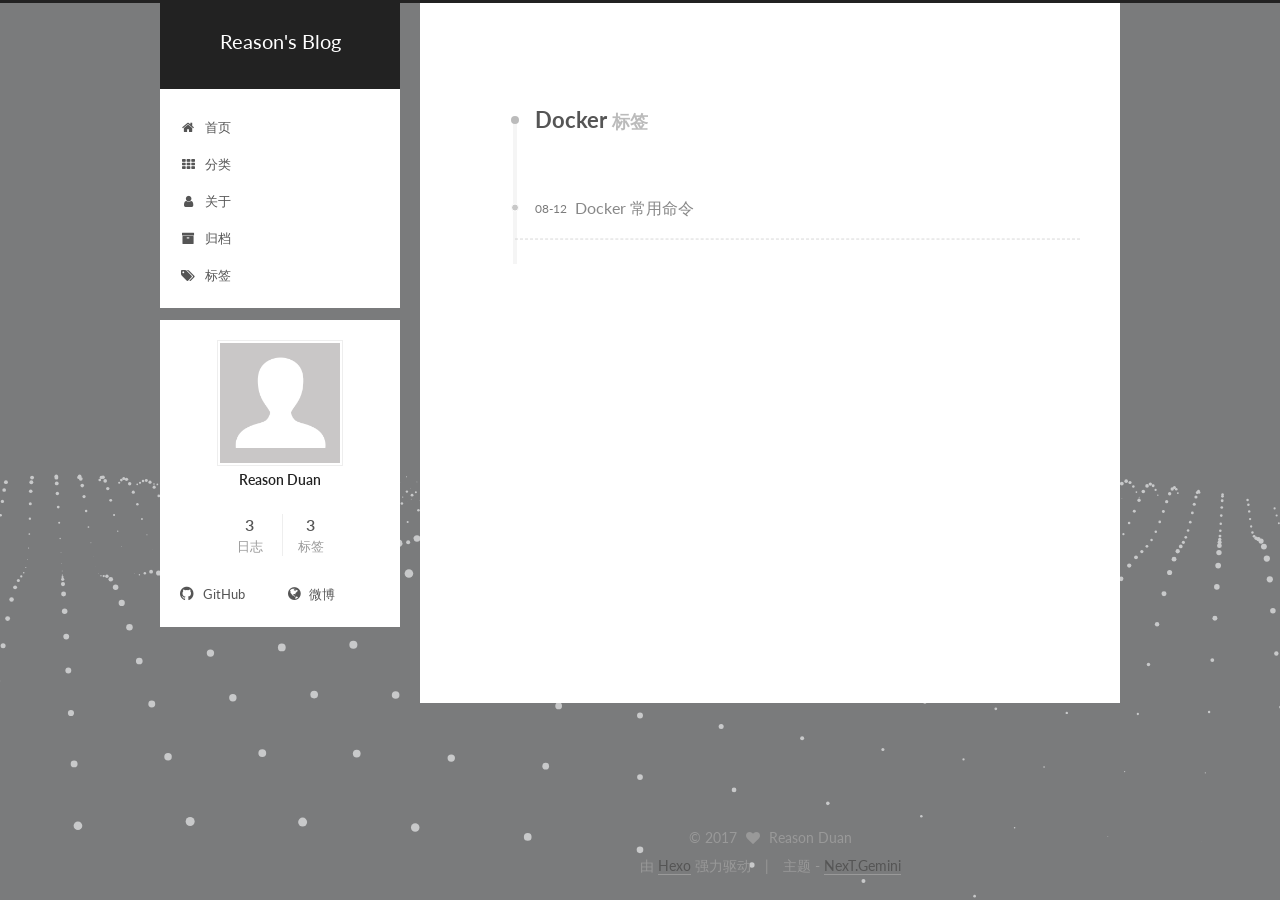
<file: tags/Docker/index.html>
<!DOCTYPE html>



  


<html class="theme-next gemini use-motion" lang="zh-Hans">
<head>
  <meta charset="UTF-8"/>
<meta http-equiv="X-UA-Compatible" content="IE=edge" />
<meta name="viewport" content="width=device-width, initial-scale=1, maximum-scale=1"/>
<meta name="theme-color" content="#222">









<meta http-equiv="Cache-Control" content="no-transform" />
<meta http-equiv="Cache-Control" content="no-siteapp" />















  
  
  <link href="/lib/fancybox/source/jquery.fancybox.css?v=2.1.5" rel="stylesheet" type="text/css" />




  
  
  
  

  
    
    
  

  

  

  

  

  
    
    
    <link href="//fonts.googleapis.com/css?family=Lato:300,300italic,400,400italic,700,700italic&subset=latin,latin-ext" rel="stylesheet" type="text/css">
  






<link href="/lib/font-awesome/css/font-awesome.min.css?v=4.6.2" rel="stylesheet" type="text/css" />

<link href="/css/main.css?v=5.1.2" rel="stylesheet" type="text/css" />


  <meta name="keywords" content="Hexo, NexT" />








  <link rel="shortcut icon" type="image/x-icon" href="/favicon.ico?v=5.1.2" />






<meta property="og:type" content="website">
<meta property="og:title" content="Reason&#39;s Blog">
<meta property="og:url" content="http://yoursite.com/tags/Docker/index.html">
<meta property="og:site_name" content="Reason&#39;s Blog">
<meta property="og:locale" content="zh-Hans">
<meta name="twitter:card" content="summary">
<meta name="twitter:title" content="Reason&#39;s Blog">



<script type="text/javascript" id="hexo.configurations">
  var NexT = window.NexT || {};
  var CONFIG = {
    root: '/',
    scheme: 'Gemini',
    sidebar: {"position":"left","display":"post","offset":12,"offset_float":12,"b2t":false,"scrollpercent":false,"onmobile":false},
    fancybox: true,
    tabs: true,
    motion: true,
    duoshuo: {
      userId: '0',
      author: '博主'
    },
    algolia: {
      applicationID: '',
      apiKey: '',
      indexName: '',
      hits: {"per_page":10},
      labels: {"input_placeholder":"Search for Posts","hits_empty":"We didn't find any results for the search: ${query}","hits_stats":"${hits} results found in ${time} ms"}
    }
  };
</script>



  <link rel="canonical" href="http://yoursite.com/tags/Docker/"/>





  <title>标签: Docker | Reason's Blog</title>
  








</head>

<body itemscope itemtype="http://schema.org/WebPage" lang="zh-Hans">

  
  
    
  

  <div class="container sidebar-position-left  ">
    <div class="headband"></div>

    <header id="header" class="header" itemscope itemtype="http://schema.org/WPHeader">
      <div class="header-inner"><div class="site-brand-wrapper">
  <div class="site-meta ">
    

    <div class="custom-logo-site-title">
      <a href="/"  class="brand" rel="start">
        <span class="logo-line-before"><i></i></span>
        <span class="site-title">Reason's Blog</span>
        <span class="logo-line-after"><i></i></span>
      </a>
    </div>
      
        <p class="site-subtitle"></p>
      
  </div>

  <div class="site-nav-toggle">
    <button>
      <span class="btn-bar"></span>
      <span class="btn-bar"></span>
      <span class="btn-bar"></span>
    </button>
  </div>
</div>

<nav class="site-nav">
  

  
    <ul id="menu" class="menu">
      
        
        <li class="menu-item menu-item-home">
          <a href="/" rel="section">
            
              <i class="menu-item-icon fa fa-fw fa-home"></i> <br />
            
            首页
          </a>
        </li>
      
        
        <li class="menu-item menu-item-categories">
          <a href="/categories/" rel="section">
            
              <i class="menu-item-icon fa fa-fw fa-th"></i> <br />
            
            分类
          </a>
        </li>
      
        
        <li class="menu-item menu-item-about">
          <a href="/about/" rel="section">
            
              <i class="menu-item-icon fa fa-fw fa-user"></i> <br />
            
            关于
          </a>
        </li>
      
        
        <li class="menu-item menu-item-archives">
          <a href="/archives/" rel="section">
            
              <i class="menu-item-icon fa fa-fw fa-archive"></i> <br />
            
            归档
          </a>
        </li>
      
        
        <li class="menu-item menu-item-tags">
          <a href="/tags/" rel="section">
            
              <i class="menu-item-icon fa fa-fw fa-tags"></i> <br />
            
            标签
          </a>
        </li>
      

      
    </ul>
  

  
</nav>



 </div>
    </header>

    <main id="main" class="main">
      <div class="main-inner">
        <div class="content-wrap">
          <div id="content" class="content">
            

  
  
  
  <div class="post-block tag">

    <div id="posts" class="posts-collapse">
      <div class="collection-title">
        <h1>Docker<small>标签</small>
        </h1>
      </div>

      
        

  <article class="post post-type-normal" itemscope itemtype="http://schema.org/Article">
    <header class="post-header">

      <h2 class="post-title">
        
            <a class="post-title-link" href="/2017/08/12/docker-command/" itemprop="url">
              
                <span itemprop="name">Docker 常用命令</span>
              
            </a>
        
      </h2>

      <div class="post-meta">
        <time class="post-time" itemprop="dateCreated"
              datetime="2017-08-12T15:58:35+08:00"
              content="2017-08-12" >
          08-12
        </time>
      </div>

    </header>
  </article>


      
    </div>

  </div>
  
  
  

  


          </div>
          


          

        </div>
        
          
  
  <div class="sidebar-toggle">
    <div class="sidebar-toggle-line-wrap">
      <span class="sidebar-toggle-line sidebar-toggle-line-first"></span>
      <span class="sidebar-toggle-line sidebar-toggle-line-middle"></span>
      <span class="sidebar-toggle-line sidebar-toggle-line-last"></span>
    </div>
  </div>

  <aside id="sidebar" class="sidebar">
    
    <div class="sidebar-inner">

      

      

      <section class="site-overview sidebar-panel sidebar-panel-active">
        <div class="site-author motion-element" itemprop="author" itemscope itemtype="http://schema.org/Person">
          <img class="site-author-image" itemprop="image"
               src="/images/avatar.gif"
               alt="Reason Duan" />
          <p class="site-author-name" itemprop="name">Reason Duan</p>
           
              <p class="site-description motion-element" itemprop="description"></p>
          
        </div>
        <nav class="site-state motion-element">

          
            <div class="site-state-item site-state-posts">
              <a href="/archives/">
                <span class="site-state-item-count">3</span>
                <span class="site-state-item-name">日志</span>
              </a>
            </div>
          

          

          
            
            
            <div class="site-state-item site-state-tags">
              <a href="/tags/index.html">
                <span class="site-state-item-count">3</span>
                <span class="site-state-item-name">标签</span>
              </a>
            </div>
          

        </nav>

        

        <div class="links-of-author motion-element">
          
            
              <span class="links-of-author-item">
                <a href="https://github.com/ReasonDuan" target="_blank" title="GitHub">
                  
                    <i class="fa fa-fw fa-github"></i>
                  
                    
                      GitHub
                    
                </a>
              </span>
            
              <span class="links-of-author-item">
                <a href="http://www.weibo.com/3173550820/profile" target="_blank" title="微博">
                  
                    <i class="fa fa-fw fa-globe"></i>
                  
                    
                      微博
                    
                </a>
              </span>
            
          
        </div>

        
        

        
        

        


      </section>

      

      

    </div>
  </aside>


        
      </div>
    </main>

    <footer id="footer" class="footer">
      <div class="footer-inner">
        <div class="copyright" >
  
  &copy; 
  <span itemprop="copyrightYear">2017</span>
  <span class="with-love">
    <i class="fa fa-heart"></i>
  </span>
  <span class="author" itemprop="copyrightHolder">Reason Duan</span>
</div>


<div class="powered-by">
  由 <a class="theme-link" href="https://hexo.io">Hexo</a> 强力驱动
</div>

<div class="theme-info">
  主题 -
  <a class="theme-link" href="https://github.com/iissnan/hexo-theme-next">
    NexT.Gemini
  </a>
</div>


        







        
      </div>
    </footer>

    
      <div class="back-to-top">
        <i class="fa fa-arrow-up"></i>
        
      </div>
    

  </div>

  

<script type="text/javascript">
  if (Object.prototype.toString.call(window.Promise) !== '[object Function]') {
    window.Promise = null;
  }
</script>









  




  
  









  
  <script type="text/javascript" src="/lib/jquery/index.js?v=2.1.3"></script>

  
  <script type="text/javascript" src="/lib/fastclick/lib/fastclick.min.js?v=1.0.6"></script>

  
  <script type="text/javascript" src="/lib/jquery_lazyload/jquery.lazyload.js?v=1.9.7"></script>

  
  <script type="text/javascript" src="/lib/velocity/velocity.min.js?v=1.2.1"></script>

  
  <script type="text/javascript" src="/lib/velocity/velocity.ui.min.js?v=1.2.1"></script>

  
  <script type="text/javascript" src="/lib/fancybox/source/jquery.fancybox.pack.js?v=2.1.5"></script>

  
  <script type="text/javascript" src="/lib/three/three.min.js"></script>

  
  <script type="text/javascript" src="/lib/three/three-waves.min.js"></script>


  


  <script type="text/javascript" src="/js/src/utils.js?v=5.1.2"></script>

  <script type="text/javascript" src="/js/src/motion.js?v=5.1.2"></script>



  
  


  <script type="text/javascript" src="/js/src/affix.js?v=5.1.2"></script>

  <script type="text/javascript" src="/js/src/schemes/pisces.js?v=5.1.2"></script>



  
    <script type="text/javascript" src="/js/src/scrollspy.js?v=5.1.2"></script>
<script type="text/javascript" src="/js/src/post-details.js?v=5.1.2"></script>

  

  


  <script type="text/javascript" src="/js/src/bootstrap.js?v=5.1.2"></script>



  


  




	





  





  






  





  

  

  

  

  

  

</body>
</html>
</file>
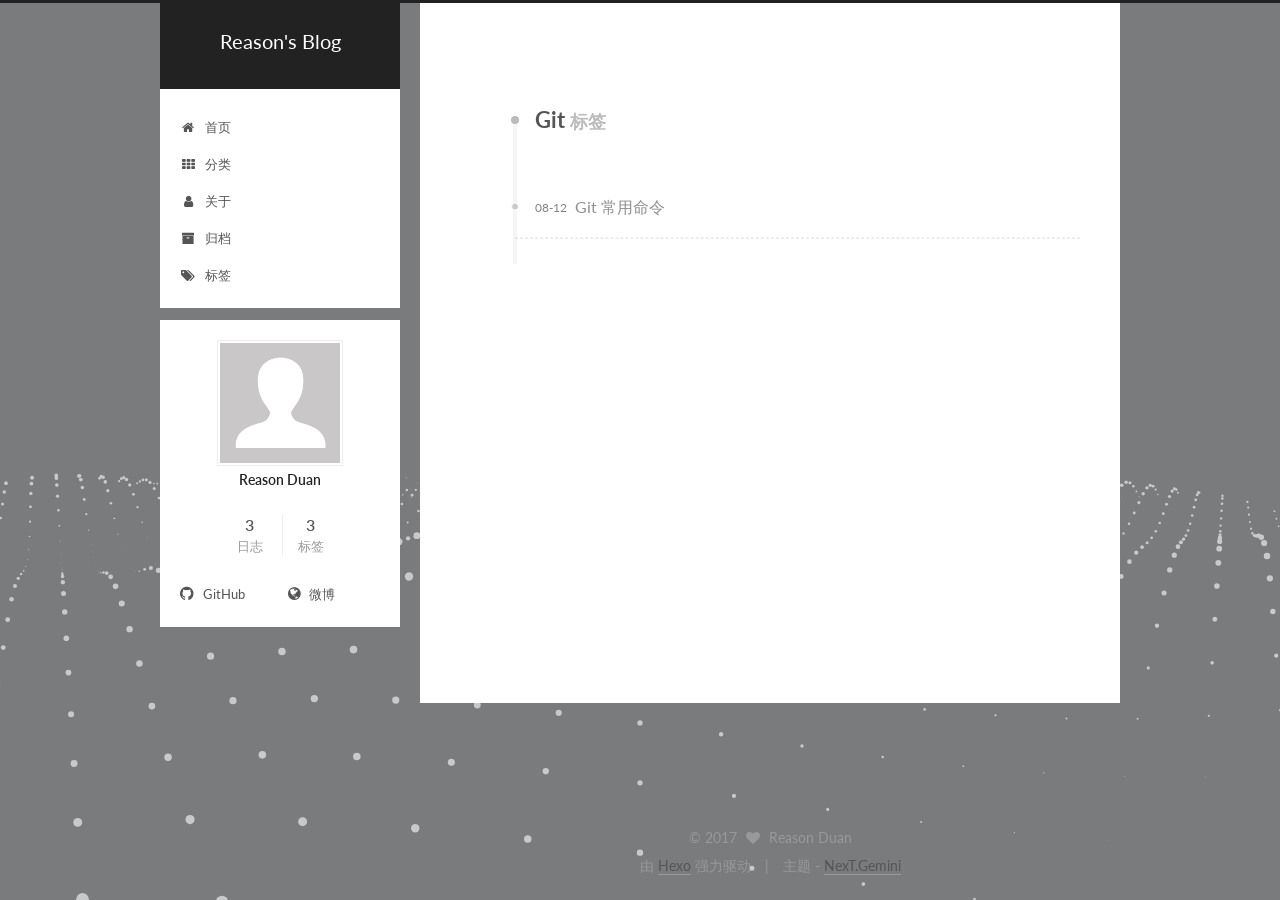
<file: tags/Git/index.html>
<!DOCTYPE html>



  


<html class="theme-next gemini use-motion" lang="zh-Hans">
<head>
  <meta charset="UTF-8"/>
<meta http-equiv="X-UA-Compatible" content="IE=edge" />
<meta name="viewport" content="width=device-width, initial-scale=1, maximum-scale=1"/>
<meta name="theme-color" content="#222">









<meta http-equiv="Cache-Control" content="no-transform" />
<meta http-equiv="Cache-Control" content="no-siteapp" />















  
  
  <link href="/lib/fancybox/source/jquery.fancybox.css?v=2.1.5" rel="stylesheet" type="text/css" />




  
  
  
  

  
    
    
  

  

  

  

  

  
    
    
    <link href="//fonts.googleapis.com/css?family=Lato:300,300italic,400,400italic,700,700italic&subset=latin,latin-ext" rel="stylesheet" type="text/css">
  






<link href="/lib/font-awesome/css/font-awesome.min.css?v=4.6.2" rel="stylesheet" type="text/css" />

<link href="/css/main.css?v=5.1.2" rel="stylesheet" type="text/css" />


  <meta name="keywords" content="Hexo, NexT" />








  <link rel="shortcut icon" type="image/x-icon" href="/favicon.ico?v=5.1.2" />






<meta property="og:type" content="website">
<meta property="og:title" content="Reason&#39;s Blog">
<meta property="og:url" content="http://yoursite.com/tags/Git/index.html">
<meta property="og:site_name" content="Reason&#39;s Blog">
<meta property="og:locale" content="zh-Hans">
<meta name="twitter:card" content="summary">
<meta name="twitter:title" content="Reason&#39;s Blog">



<script type="text/javascript" id="hexo.configurations">
  var NexT = window.NexT || {};
  var CONFIG = {
    root: '/',
    scheme: 'Gemini',
    sidebar: {"position":"left","display":"post","offset":12,"offset_float":12,"b2t":false,"scrollpercent":false,"onmobile":false},
    fancybox: true,
    tabs: true,
    motion: true,
    duoshuo: {
      userId: '0',
      author: '博主'
    },
    algolia: {
      applicationID: '',
      apiKey: '',
      indexName: '',
      hits: {"per_page":10},
      labels: {"input_placeholder":"Search for Posts","hits_empty":"We didn't find any results for the search: ${query}","hits_stats":"${hits} results found in ${time} ms"}
    }
  };
</script>



  <link rel="canonical" href="http://yoursite.com/tags/Git/"/>





  <title>标签: Git | Reason's Blog</title>
  








</head>

<body itemscope itemtype="http://schema.org/WebPage" lang="zh-Hans">

  
  
    
  

  <div class="container sidebar-position-left  ">
    <div class="headband"></div>

    <header id="header" class="header" itemscope itemtype="http://schema.org/WPHeader">
      <div class="header-inner"><div class="site-brand-wrapper">
  <div class="site-meta ">
    

    <div class="custom-logo-site-title">
      <a href="/"  class="brand" rel="start">
        <span class="logo-line-before"><i></i></span>
        <span class="site-title">Reason's Blog</span>
        <span class="logo-line-after"><i></i></span>
      </a>
    </div>
      
        <p class="site-subtitle"></p>
      
  </div>

  <div class="site-nav-toggle">
    <button>
      <span class="btn-bar"></span>
      <span class="btn-bar"></span>
      <span class="btn-bar"></span>
    </button>
  </div>
</div>

<nav class="site-nav">
  

  
    <ul id="menu" class="menu">
      
        
        <li class="menu-item menu-item-home">
          <a href="/" rel="section">
            
              <i class="menu-item-icon fa fa-fw fa-home"></i> <br />
            
            首页
          </a>
        </li>
      
        
        <li class="menu-item menu-item-categories">
          <a href="/categories/" rel="section">
            
              <i class="menu-item-icon fa fa-fw fa-th"></i> <br />
            
            分类
          </a>
        </li>
      
        
        <li class="menu-item menu-item-about">
          <a href="/about/" rel="section">
            
              <i class="menu-item-icon fa fa-fw fa-user"></i> <br />
            
            关于
          </a>
        </li>
      
        
        <li class="menu-item menu-item-archives">
          <a href="/archives/" rel="section">
            
              <i class="menu-item-icon fa fa-fw fa-archive"></i> <br />
            
            归档
          </a>
        </li>
      
        
        <li class="menu-item menu-item-tags">
          <a href="/tags/" rel="section">
            
              <i class="menu-item-icon fa fa-fw fa-tags"></i> <br />
            
            标签
          </a>
        </li>
      

      
    </ul>
  

  
</nav>



 </div>
    </header>

    <main id="main" class="main">
      <div class="main-inner">
        <div class="content-wrap">
          <div id="content" class="content">
            

  
  
  
  <div class="post-block tag">

    <div id="posts" class="posts-collapse">
      <div class="collection-title">
        <h1>Git<small>标签</small>
        </h1>
      </div>

      
        

  <article class="post post-type-normal" itemscope itemtype="http://schema.org/Article">
    <header class="post-header">

      <h2 class="post-title">
        
            <a class="post-title-link" href="/2017/08/12/git-command/" itemprop="url">
              
                <span itemprop="name">Git 常用命令</span>
              
            </a>
        
      </h2>

      <div class="post-meta">
        <time class="post-time" itemprop="dateCreated"
              datetime="2017-08-12T11:11:13+08:00"
              content="2017-08-12" >
          08-12
        </time>
      </div>

    </header>
  </article>


      
    </div>

  </div>
  
  
  

  


          </div>
          


          

        </div>
        
          
  
  <div class="sidebar-toggle">
    <div class="sidebar-toggle-line-wrap">
      <span class="sidebar-toggle-line sidebar-toggle-line-first"></span>
      <span class="sidebar-toggle-line sidebar-toggle-line-middle"></span>
      <span class="sidebar-toggle-line sidebar-toggle-line-last"></span>
    </div>
  </div>

  <aside id="sidebar" class="sidebar">
    
    <div class="sidebar-inner">

      

      

      <section class="site-overview sidebar-panel sidebar-panel-active">
        <div class="site-author motion-element" itemprop="author" itemscope itemtype="http://schema.org/Person">
          <img class="site-author-image" itemprop="image"
               src="/images/avatar.gif"
               alt="Reason Duan" />
          <p class="site-author-name" itemprop="name">Reason Duan</p>
           
              <p class="site-description motion-element" itemprop="description"></p>
          
        </div>
        <nav class="site-state motion-element">

          
            <div class="site-state-item site-state-posts">
              <a href="/archives/">
                <span class="site-state-item-count">3</span>
                <span class="site-state-item-name">日志</span>
              </a>
            </div>
          

          

          
            
            
            <div class="site-state-item site-state-tags">
              <a href="/tags/index.html">
                <span class="site-state-item-count">3</span>
                <span class="site-state-item-name">标签</span>
              </a>
            </div>
          

        </nav>

        

        <div class="links-of-author motion-element">
          
            
              <span class="links-of-author-item">
                <a href="https://github.com/ReasonDuan" target="_blank" title="GitHub">
                  
                    <i class="fa fa-fw fa-github"></i>
                  
                    
                      GitHub
                    
                </a>
              </span>
            
              <span class="links-of-author-item">
                <a href="http://www.weibo.com/3173550820/profile" target="_blank" title="微博">
                  
                    <i class="fa fa-fw fa-globe"></i>
                  
                    
                      微博
                    
                </a>
              </span>
            
          
        </div>

        
        

        
        

        


      </section>

      

      

    </div>
  </aside>


        
      </div>
    </main>

    <footer id="footer" class="footer">
      <div class="footer-inner">
        <div class="copyright" >
  
  &copy; 
  <span itemprop="copyrightYear">2017</span>
  <span class="with-love">
    <i class="fa fa-heart"></i>
  </span>
  <span class="author" itemprop="copyrightHolder">Reason Duan</span>
</div>


<div class="powered-by">
  由 <a class="theme-link" href="https://hexo.io">Hexo</a> 强力驱动
</div>

<div class="theme-info">
  主题 -
  <a class="theme-link" href="https://github.com/iissnan/hexo-theme-next">
    NexT.Gemini
  </a>
</div>


        







        
      </div>
    </footer>

    
      <div class="back-to-top">
        <i class="fa fa-arrow-up"></i>
        
      </div>
    

  </div>

  

<script type="text/javascript">
  if (Object.prototype.toString.call(window.Promise) !== '[object Function]') {
    window.Promise = null;
  }
</script>









  




  
  









  
  <script type="text/javascript" src="/lib/jquery/index.js?v=2.1.3"></script>

  
  <script type="text/javascript" src="/lib/fastclick/lib/fastclick.min.js?v=1.0.6"></script>

  
  <script type="text/javascript" src="/lib/jquery_lazyload/jquery.lazyload.js?v=1.9.7"></script>

  
  <script type="text/javascript" src="/lib/velocity/velocity.min.js?v=1.2.1"></script>

  
  <script type="text/javascript" src="/lib/velocity/velocity.ui.min.js?v=1.2.1"></script>

  
  <script type="text/javascript" src="/lib/fancybox/source/jquery.fancybox.pack.js?v=2.1.5"></script>

  
  <script type="text/javascript" src="/lib/three/three.min.js"></script>

  
  <script type="text/javascript" src="/lib/three/three-waves.min.js"></script>


  


  <script type="text/javascript" src="/js/src/utils.js?v=5.1.2"></script>

  <script type="text/javascript" src="/js/src/motion.js?v=5.1.2"></script>



  
  


  <script type="text/javascript" src="/js/src/affix.js?v=5.1.2"></script>

  <script type="text/javascript" src="/js/src/schemes/pisces.js?v=5.1.2"></script>



  
    <script type="text/javascript" src="/js/src/scrollspy.js?v=5.1.2"></script>
<script type="text/javascript" src="/js/src/post-details.js?v=5.1.2"></script>

  

  


  <script type="text/javascript" src="/js/src/bootstrap.js?v=5.1.2"></script>



  


  




	





  





  






  





  

  

  

  

  

  

</body>
</html>
</file>
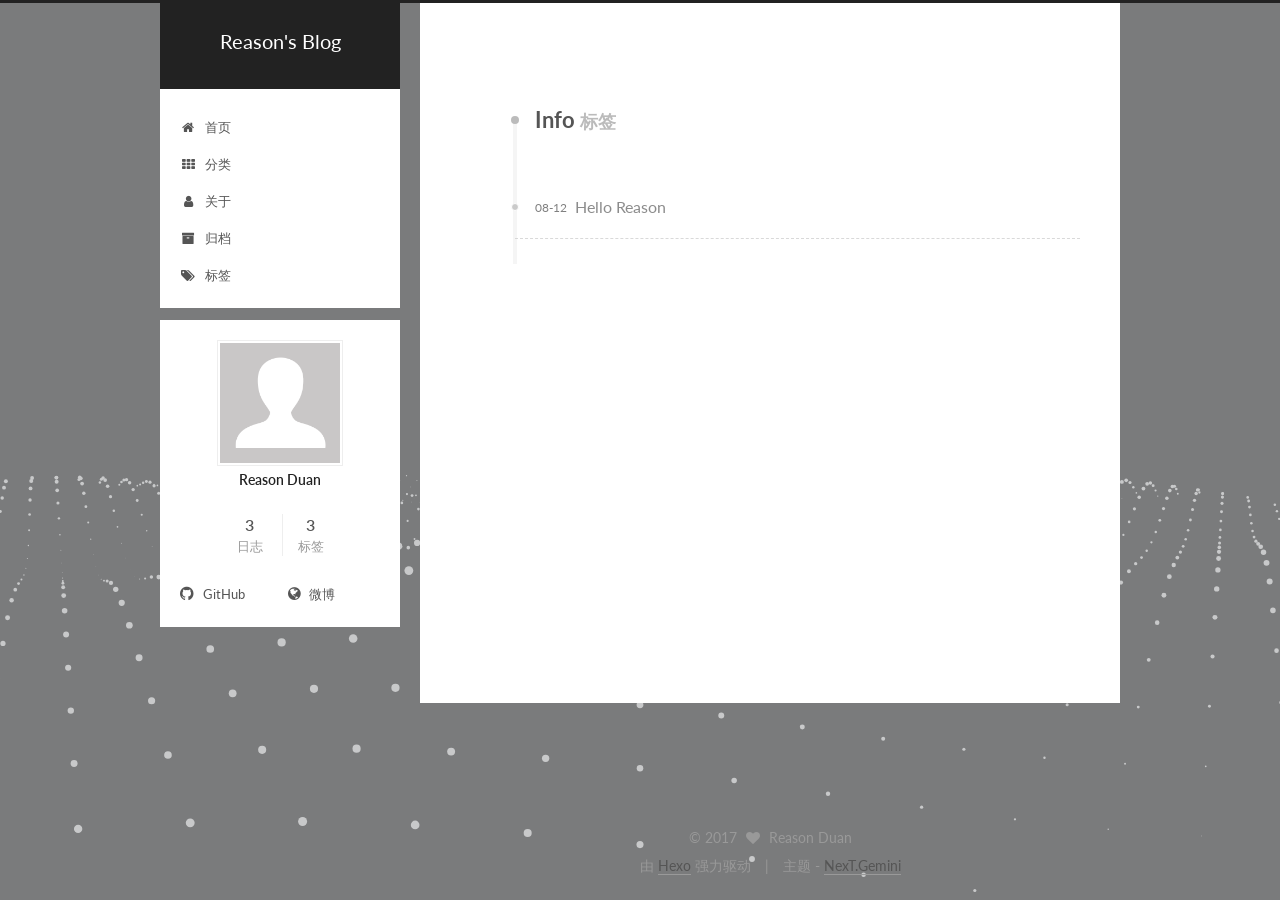
<file: tags/Info/index.html>
<!DOCTYPE html>



  


<html class="theme-next gemini use-motion" lang="zh-Hans">
<head>
  <meta charset="UTF-8"/>
<meta http-equiv="X-UA-Compatible" content="IE=edge" />
<meta name="viewport" content="width=device-width, initial-scale=1, maximum-scale=1"/>
<meta name="theme-color" content="#222">









<meta http-equiv="Cache-Control" content="no-transform" />
<meta http-equiv="Cache-Control" content="no-siteapp" />















  
  
  <link href="/lib/fancybox/source/jquery.fancybox.css?v=2.1.5" rel="stylesheet" type="text/css" />




  
  
  
  

  
    
    
  

  

  

  

  

  
    
    
    <link href="//fonts.googleapis.com/css?family=Lato:300,300italic,400,400italic,700,700italic&subset=latin,latin-ext" rel="stylesheet" type="text/css">
  






<link href="/lib/font-awesome/css/font-awesome.min.css?v=4.6.2" rel="stylesheet" type="text/css" />

<link href="/css/main.css?v=5.1.2" rel="stylesheet" type="text/css" />


  <meta name="keywords" content="Hexo, NexT" />








  <link rel="shortcut icon" type="image/x-icon" href="/favicon.ico?v=5.1.2" />






<meta property="og:type" content="website">
<meta property="og:title" content="Reason&#39;s Blog">
<meta property="og:url" content="http://yoursite.com/tags/Info/index.html">
<meta property="og:site_name" content="Reason&#39;s Blog">
<meta property="og:locale" content="zh-Hans">
<meta name="twitter:card" content="summary">
<meta name="twitter:title" content="Reason&#39;s Blog">



<script type="text/javascript" id="hexo.configurations">
  var NexT = window.NexT || {};
  var CONFIG = {
    root: '/',
    scheme: 'Gemini',
    sidebar: {"position":"left","display":"post","offset":12,"offset_float":12,"b2t":false,"scrollpercent":false,"onmobile":false},
    fancybox: true,
    tabs: true,
    motion: true,
    duoshuo: {
      userId: '0',
      author: '博主'
    },
    algolia: {
      applicationID: '',
      apiKey: '',
      indexName: '',
      hits: {"per_page":10},
      labels: {"input_placeholder":"Search for Posts","hits_empty":"We didn't find any results for the search: ${query}","hits_stats":"${hits} results found in ${time} ms"}
    }
  };
</script>



  <link rel="canonical" href="http://yoursite.com/tags/Info/"/>





  <title>标签: Info | Reason's Blog</title>
  








</head>

<body itemscope itemtype="http://schema.org/WebPage" lang="zh-Hans">

  
  
    
  

  <div class="container sidebar-position-left  ">
    <div class="headband"></div>

    <header id="header" class="header" itemscope itemtype="http://schema.org/WPHeader">
      <div class="header-inner"><div class="site-brand-wrapper">
  <div class="site-meta ">
    

    <div class="custom-logo-site-title">
      <a href="/"  class="brand" rel="start">
        <span class="logo-line-before"><i></i></span>
        <span class="site-title">Reason's Blog</span>
        <span class="logo-line-after"><i></i></span>
      </a>
    </div>
      
        <p class="site-subtitle"></p>
      
  </div>

  <div class="site-nav-toggle">
    <button>
      <span class="btn-bar"></span>
      <span class="btn-bar"></span>
      <span class="btn-bar"></span>
    </button>
  </div>
</div>

<nav class="site-nav">
  

  
    <ul id="menu" class="menu">
      
        
        <li class="menu-item menu-item-home">
          <a href="/" rel="section">
            
              <i class="menu-item-icon fa fa-fw fa-home"></i> <br />
            
            首页
          </a>
        </li>
      
        
        <li class="menu-item menu-item-categories">
          <a href="/categories/" rel="section">
            
              <i class="menu-item-icon fa fa-fw fa-th"></i> <br />
            
            分类
          </a>
        </li>
      
        
        <li class="menu-item menu-item-about">
          <a href="/about/" rel="section">
            
              <i class="menu-item-icon fa fa-fw fa-user"></i> <br />
            
            关于
          </a>
        </li>
      
        
        <li class="menu-item menu-item-archives">
          <a href="/archives/" rel="section">
            
              <i class="menu-item-icon fa fa-fw fa-archive"></i> <br />
            
            归档
          </a>
        </li>
      
        
        <li class="menu-item menu-item-tags">
          <a href="/tags/" rel="section">
            
              <i class="menu-item-icon fa fa-fw fa-tags"></i> <br />
            
            标签
          </a>
        </li>
      

      
    </ul>
  

  
</nav>



 </div>
    </header>

    <main id="main" class="main">
      <div class="main-inner">
        <div class="content-wrap">
          <div id="content" class="content">
            

  
  
  
  <div class="post-block tag">

    <div id="posts" class="posts-collapse">
      <div class="collection-title">
        <h1>Info<small>标签</small>
        </h1>
      </div>

      
        

  <article class="post post-type-normal" itemscope itemtype="http://schema.org/Article">
    <header class="post-header">

      <h2 class="post-title">
        
            <a class="post-title-link" href="/2017/08/12/hello-world/" itemprop="url">
              
                <span itemprop="name">Hello Reason</span>
              
            </a>
        
      </h2>

      <div class="post-meta">
        <time class="post-time" itemprop="dateCreated"
              datetime="2017-08-12T09:34:52+08:00"
              content="2017-08-12" >
          08-12
        </time>
      </div>

    </header>
  </article>


      
    </div>

  </div>
  
  
  

  


          </div>
          


          

        </div>
        
          
  
  <div class="sidebar-toggle">
    <div class="sidebar-toggle-line-wrap">
      <span class="sidebar-toggle-line sidebar-toggle-line-first"></span>
      <span class="sidebar-toggle-line sidebar-toggle-line-middle"></span>
      <span class="sidebar-toggle-line sidebar-toggle-line-last"></span>
    </div>
  </div>

  <aside id="sidebar" class="sidebar">
    
    <div class="sidebar-inner">

      

      

      <section class="site-overview sidebar-panel sidebar-panel-active">
        <div class="site-author motion-element" itemprop="author" itemscope itemtype="http://schema.org/Person">
          <img class="site-author-image" itemprop="image"
               src="/images/avatar.gif"
               alt="Reason Duan" />
          <p class="site-author-name" itemprop="name">Reason Duan</p>
           
              <p class="site-description motion-element" itemprop="description"></p>
          
        </div>
        <nav class="site-state motion-element">

          
            <div class="site-state-item site-state-posts">
              <a href="/archives/">
                <span class="site-state-item-count">3</span>
                <span class="site-state-item-name">日志</span>
              </a>
            </div>
          

          

          
            
            
            <div class="site-state-item site-state-tags">
              <a href="/tags/index.html">
                <span class="site-state-item-count">3</span>
                <span class="site-state-item-name">标签</span>
              </a>
            </div>
          

        </nav>

        

        <div class="links-of-author motion-element">
          
            
              <span class="links-of-author-item">
                <a href="https://github.com/ReasonDuan" target="_blank" title="GitHub">
                  
                    <i class="fa fa-fw fa-github"></i>
                  
                    
                      GitHub
                    
                </a>
              </span>
            
              <span class="links-of-author-item">
                <a href="http://www.weibo.com/3173550820/profile" target="_blank" title="微博">
                  
                    <i class="fa fa-fw fa-globe"></i>
                  
                    
                      微博
                    
                </a>
              </span>
            
          
        </div>

        
        

        
        

        


      </section>

      

      

    </div>
  </aside>


        
      </div>
    </main>

    <footer id="footer" class="footer">
      <div class="footer-inner">
        <div class="copyright" >
  
  &copy; 
  <span itemprop="copyrightYear">2017</span>
  <span class="with-love">
    <i class="fa fa-heart"></i>
  </span>
  <span class="author" itemprop="copyrightHolder">Reason Duan</span>
</div>


<div class="powered-by">
  由 <a class="theme-link" href="https://hexo.io">Hexo</a> 强力驱动
</div>

<div class="theme-info">
  主题 -
  <a class="theme-link" href="https://github.com/iissnan/hexo-theme-next">
    NexT.Gemini
  </a>
</div>


        







        
      </div>
    </footer>

    
      <div class="back-to-top">
        <i class="fa fa-arrow-up"></i>
        
      </div>
    

  </div>

  

<script type="text/javascript">
  if (Object.prototype.toString.call(window.Promise) !== '[object Function]') {
    window.Promise = null;
  }
</script>









  




  
  









  
  <script type="text/javascript" src="/lib/jquery/index.js?v=2.1.3"></script>

  
  <script type="text/javascript" src="/lib/fastclick/lib/fastclick.min.js?v=1.0.6"></script>

  
  <script type="text/javascript" src="/lib/jquery_lazyload/jquery.lazyload.js?v=1.9.7"></script>

  
  <script type="text/javascript" src="/lib/velocity/velocity.min.js?v=1.2.1"></script>

  
  <script type="text/javascript" src="/lib/velocity/velocity.ui.min.js?v=1.2.1"></script>

  
  <script type="text/javascript" src="/lib/fancybox/source/jquery.fancybox.pack.js?v=2.1.5"></script>

  
  <script type="text/javascript" src="/lib/three/three.min.js"></script>

  
  <script type="text/javascript" src="/lib/three/three-waves.min.js"></script>


  


  <script type="text/javascript" src="/js/src/utils.js?v=5.1.2"></script>

  <script type="text/javascript" src="/js/src/motion.js?v=5.1.2"></script>



  
  


  <script type="text/javascript" src="/js/src/affix.js?v=5.1.2"></script>

  <script type="text/javascript" src="/js/src/schemes/pisces.js?v=5.1.2"></script>



  
    <script type="text/javascript" src="/js/src/scrollspy.js?v=5.1.2"></script>
<script type="text/javascript" src="/js/src/post-details.js?v=5.1.2"></script>

  

  


  <script type="text/javascript" src="/js/src/bootstrap.js?v=5.1.2"></script>



  


  




	





  





  






  





  

  

  

  

  

  

</body>
</html>
</file>
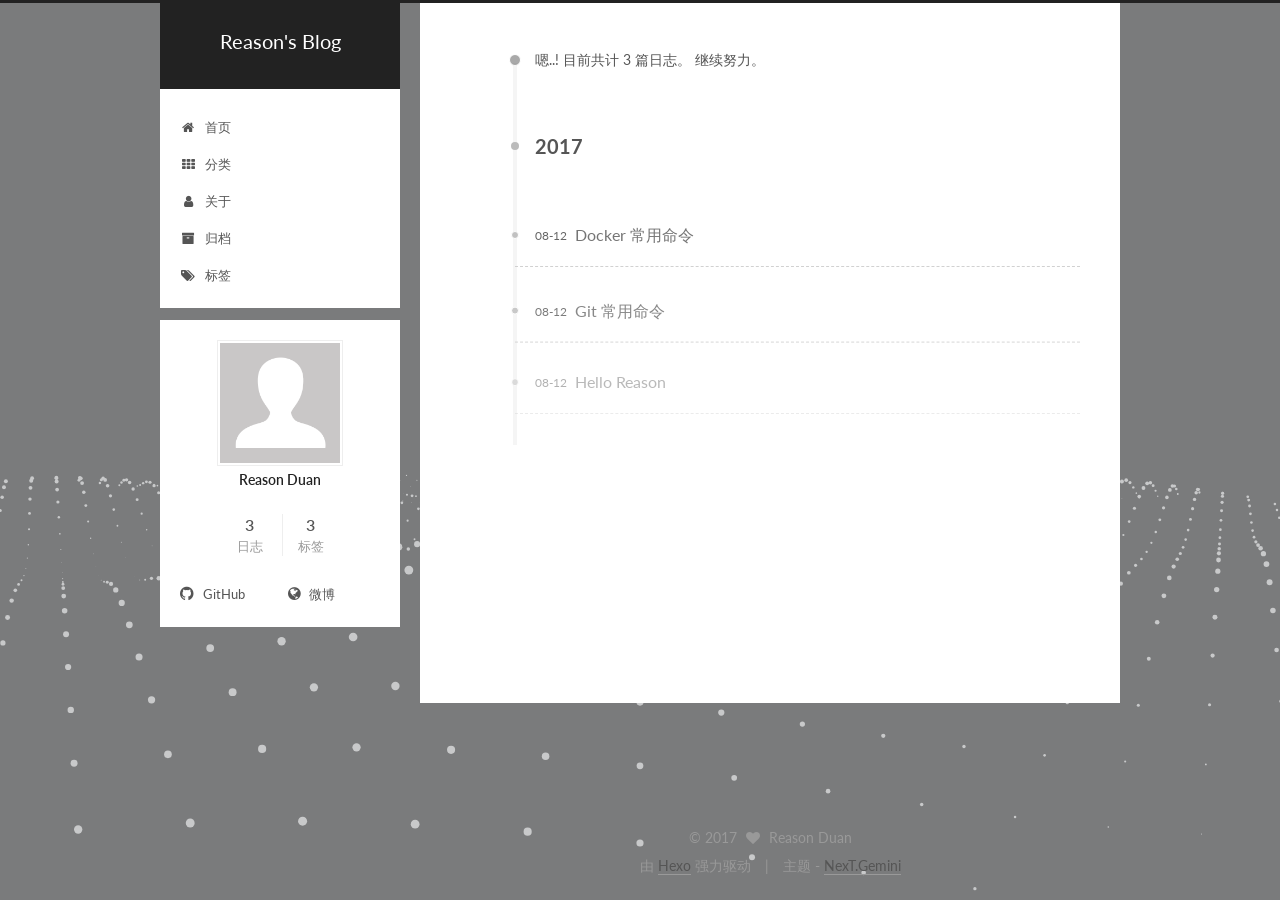
<file: archives/2017/08/index.html>
<!DOCTYPE html>



  


<html class="theme-next gemini use-motion" lang="zh-Hans">
<head>
  <meta charset="UTF-8"/>
<meta http-equiv="X-UA-Compatible" content="IE=edge" />
<meta name="viewport" content="width=device-width, initial-scale=1, maximum-scale=1"/>
<meta name="theme-color" content="#222">









<meta http-equiv="Cache-Control" content="no-transform" />
<meta http-equiv="Cache-Control" content="no-siteapp" />















  
  
  <link href="/lib/fancybox/source/jquery.fancybox.css?v=2.1.5" rel="stylesheet" type="text/css" />




  
  
  
  

  
    
    
  

  

  

  

  

  
    
    
    <link href="//fonts.googleapis.com/css?family=Lato:300,300italic,400,400italic,700,700italic&subset=latin,latin-ext" rel="stylesheet" type="text/css">
  






<link href="/lib/font-awesome/css/font-awesome.min.css?v=4.6.2" rel="stylesheet" type="text/css" />

<link href="/css/main.css?v=5.1.2" rel="stylesheet" type="text/css" />


  <meta name="keywords" content="Hexo, NexT" />








  <link rel="shortcut icon" type="image/x-icon" href="/favicon.ico?v=5.1.2" />






<meta property="og:type" content="website">
<meta property="og:title" content="Reason&#39;s Blog">
<meta property="og:url" content="http://yoursite.com/archives/2017/08/index.html">
<meta property="og:site_name" content="Reason&#39;s Blog">
<meta property="og:locale" content="zh-Hans">
<meta name="twitter:card" content="summary">
<meta name="twitter:title" content="Reason&#39;s Blog">



<script type="text/javascript" id="hexo.configurations">
  var NexT = window.NexT || {};
  var CONFIG = {
    root: '/',
    scheme: 'Gemini',
    sidebar: {"position":"left","display":"post","offset":12,"offset_float":12,"b2t":false,"scrollpercent":false,"onmobile":false},
    fancybox: true,
    tabs: true,
    motion: true,
    duoshuo: {
      userId: '0',
      author: '博主'
    },
    algolia: {
      applicationID: '',
      apiKey: '',
      indexName: '',
      hits: {"per_page":10},
      labels: {"input_placeholder":"Search for Posts","hits_empty":"We didn't find any results for the search: ${query}","hits_stats":"${hits} results found in ${time} ms"}
    }
  };
</script>



  <link rel="canonical" href="http://yoursite.com/archives/2017/08/"/>





  <title>归档 | Reason's Blog</title>
  








</head>

<body itemscope itemtype="http://schema.org/WebPage" lang="zh-Hans">

  
  
    
  

  <div class="container sidebar-position-left  page-archive  ">
    <div class="headband"></div>

    <header id="header" class="header" itemscope itemtype="http://schema.org/WPHeader">
      <div class="header-inner"><div class="site-brand-wrapper">
  <div class="site-meta ">
    

    <div class="custom-logo-site-title">
      <a href="/"  class="brand" rel="start">
        <span class="logo-line-before"><i></i></span>
        <span class="site-title">Reason's Blog</span>
        <span class="logo-line-after"><i></i></span>
      </a>
    </div>
      
        <p class="site-subtitle"></p>
      
  </div>

  <div class="site-nav-toggle">
    <button>
      <span class="btn-bar"></span>
      <span class="btn-bar"></span>
      <span class="btn-bar"></span>
    </button>
  </div>
</div>

<nav class="site-nav">
  

  
    <ul id="menu" class="menu">
      
        
        <li class="menu-item menu-item-home">
          <a href="/" rel="section">
            
              <i class="menu-item-icon fa fa-fw fa-home"></i> <br />
            
            首页
          </a>
        </li>
      
        
        <li class="menu-item menu-item-categories">
          <a href="/categories/" rel="section">
            
              <i class="menu-item-icon fa fa-fw fa-th"></i> <br />
            
            分类
          </a>
        </li>
      
        
        <li class="menu-item menu-item-about">
          <a href="/about/" rel="section">
            
              <i class="menu-item-icon fa fa-fw fa-user"></i> <br />
            
            关于
          </a>
        </li>
      
        
        <li class="menu-item menu-item-archives">
          <a href="/archives/" rel="section">
            
              <i class="menu-item-icon fa fa-fw fa-archive"></i> <br />
            
            归档
          </a>
        </li>
      
        
        <li class="menu-item menu-item-tags">
          <a href="/tags/" rel="section">
            
              <i class="menu-item-icon fa fa-fw fa-tags"></i> <br />
            
            标签
          </a>
        </li>
      

      
    </ul>
  

  
</nav>



 </div>
    </header>

    <main id="main" class="main">
      <div class="main-inner">
        <div class="content-wrap">
          <div id="content" class="content">
            

  
  
  
  <div class="post-block archive">
    <div id="posts" class="posts-collapse">
      <span class="archive-move-on"></span>

      <span class="archive-page-counter">
        
        
        
          
        
        嗯..! 目前共计 3 篇日志。 继续努力。
      </span>

      

        
        
        

        
          
          <div class="collection-title">
            <h2 class="archive-year motion-element" id="archive-year-2017">2017</h2>
          </div>
        
        

        

  <article class="post post-type-normal" itemscope itemtype="http://schema.org/Article">
    <header class="post-header">

      <h2 class="post-title">
        
            <a class="post-title-link" href="/2017/08/12/docker-command/" itemprop="url">
              
                <span itemprop="name">Docker 常用命令</span>
              
            </a>
        
      </h2>

      <div class="post-meta">
        <time class="post-time" itemprop="dateCreated"
              datetime="2017-08-12T15:58:35+08:00"
              content="2017-08-12" >
          08-12
        </time>
      </div>

    </header>
  </article>



      

        
        
        

        
        

        

  <article class="post post-type-normal" itemscope itemtype="http://schema.org/Article">
    <header class="post-header">

      <h2 class="post-title">
        
            <a class="post-title-link" href="/2017/08/12/git-command/" itemprop="url">
              
                <span itemprop="name">Git 常用命令</span>
              
            </a>
        
      </h2>

      <div class="post-meta">
        <time class="post-time" itemprop="dateCreated"
              datetime="2017-08-12T11:11:13+08:00"
              content="2017-08-12" >
          08-12
        </time>
      </div>

    </header>
  </article>



      

        
        
        

        
        

        

  <article class="post post-type-normal" itemscope itemtype="http://schema.org/Article">
    <header class="post-header">

      <h2 class="post-title">
        
            <a class="post-title-link" href="/2017/08/12/hello-world/" itemprop="url">
              
                <span itemprop="name">Hello Reason</span>
              
            </a>
        
      </h2>

      <div class="post-meta">
        <time class="post-time" itemprop="dateCreated"
              datetime="2017-08-12T09:34:52+08:00"
              content="2017-08-12" >
          08-12
        </time>
      </div>

    </header>
  </article>



      

    </div>
  </div>
  
  
  

  



          </div>
          


          

        </div>
        
          
  
  <div class="sidebar-toggle">
    <div class="sidebar-toggle-line-wrap">
      <span class="sidebar-toggle-line sidebar-toggle-line-first"></span>
      <span class="sidebar-toggle-line sidebar-toggle-line-middle"></span>
      <span class="sidebar-toggle-line sidebar-toggle-line-last"></span>
    </div>
  </div>

  <aside id="sidebar" class="sidebar">
    
    <div class="sidebar-inner">

      

      

      <section class="site-overview sidebar-panel sidebar-panel-active">
        <div class="site-author motion-element" itemprop="author" itemscope itemtype="http://schema.org/Person">
          <img class="site-author-image" itemprop="image"
               src="/images/avatar.gif"
               alt="Reason Duan" />
          <p class="site-author-name" itemprop="name">Reason Duan</p>
           
              <p class="site-description motion-element" itemprop="description"></p>
          
        </div>
        <nav class="site-state motion-element">

          
            <div class="site-state-item site-state-posts">
              <a href="/archives/">
                <span class="site-state-item-count">3</span>
                <span class="site-state-item-name">日志</span>
              </a>
            </div>
          

          

          
            
            
            <div class="site-state-item site-state-tags">
              <a href="/tags/index.html">
                <span class="site-state-item-count">3</span>
                <span class="site-state-item-name">标签</span>
              </a>
            </div>
          

        </nav>

        

        <div class="links-of-author motion-element">
          
            
              <span class="links-of-author-item">
                <a href="https://github.com/ReasonDuan" target="_blank" title="GitHub">
                  
                    <i class="fa fa-fw fa-github"></i>
                  
                    
                      GitHub
                    
                </a>
              </span>
            
              <span class="links-of-author-item">
                <a href="http://www.weibo.com/3173550820/profile" target="_blank" title="微博">
                  
                    <i class="fa fa-fw fa-globe"></i>
                  
                    
                      微博
                    
                </a>
              </span>
            
          
        </div>

        
        

        
        

        


      </section>

      

      

    </div>
  </aside>


        
      </div>
    </main>

    <footer id="footer" class="footer">
      <div class="footer-inner">
        <div class="copyright" >
  
  &copy; 
  <span itemprop="copyrightYear">2017</span>
  <span class="with-love">
    <i class="fa fa-heart"></i>
  </span>
  <span class="author" itemprop="copyrightHolder">Reason Duan</span>
</div>


<div class="powered-by">
  由 <a class="theme-link" href="https://hexo.io">Hexo</a> 强力驱动
</div>

<div class="theme-info">
  主题 -
  <a class="theme-link" href="https://github.com/iissnan/hexo-theme-next">
    NexT.Gemini
  </a>
</div>


        







        
      </div>
    </footer>

    
      <div class="back-to-top">
        <i class="fa fa-arrow-up"></i>
        
      </div>
    

  </div>

  

<script type="text/javascript">
  if (Object.prototype.toString.call(window.Promise) !== '[object Function]') {
    window.Promise = null;
  }
</script>









  




  
  









  
  <script type="text/javascript" src="/lib/jquery/index.js?v=2.1.3"></script>

  
  <script type="text/javascript" src="/lib/fastclick/lib/fastclick.min.js?v=1.0.6"></script>

  
  <script type="text/javascript" src="/lib/jquery_lazyload/jquery.lazyload.js?v=1.9.7"></script>

  
  <script type="text/javascript" src="/lib/velocity/velocity.min.js?v=1.2.1"></script>

  
  <script type="text/javascript" src="/lib/velocity/velocity.ui.min.js?v=1.2.1"></script>

  
  <script type="text/javascript" src="/lib/fancybox/source/jquery.fancybox.pack.js?v=2.1.5"></script>

  
  <script type="text/javascript" src="/lib/three/three.min.js"></script>

  
  <script type="text/javascript" src="/lib/three/three-waves.min.js"></script>


  


  <script type="text/javascript" src="/js/src/utils.js?v=5.1.2"></script>

  <script type="text/javascript" src="/js/src/motion.js?v=5.1.2"></script>



  
  


  <script type="text/javascript" src="/js/src/affix.js?v=5.1.2"></script>

  <script type="text/javascript" src="/js/src/schemes/pisces.js?v=5.1.2"></script>



  
  
    <script type="text/javascript" id="motion.page.archive">
      $('.archive-year').velocity('transition.slideLeftIn');
    </script>
  


  


  <script type="text/javascript" src="/js/src/bootstrap.js?v=5.1.2"></script>



  


  




	





  





  






  





  

  

  

  

  

  

</body>
</html>
</file>
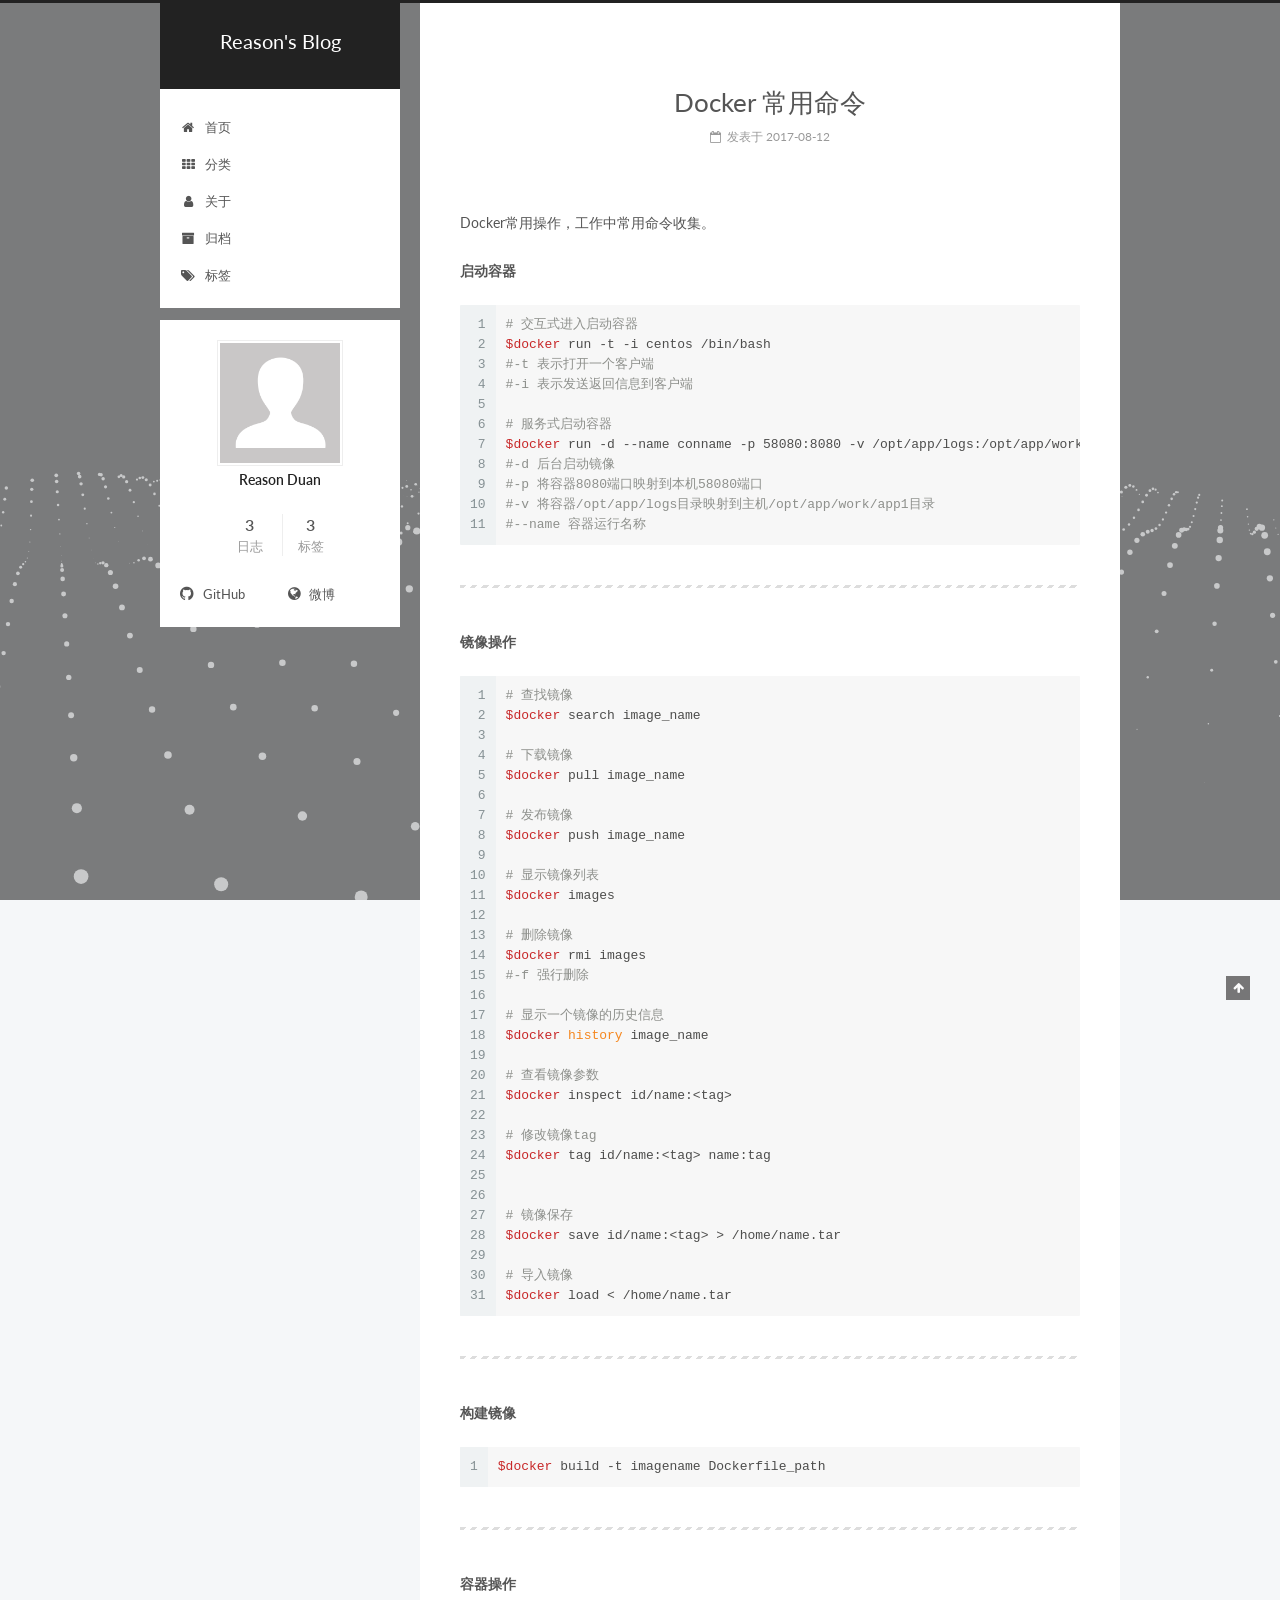
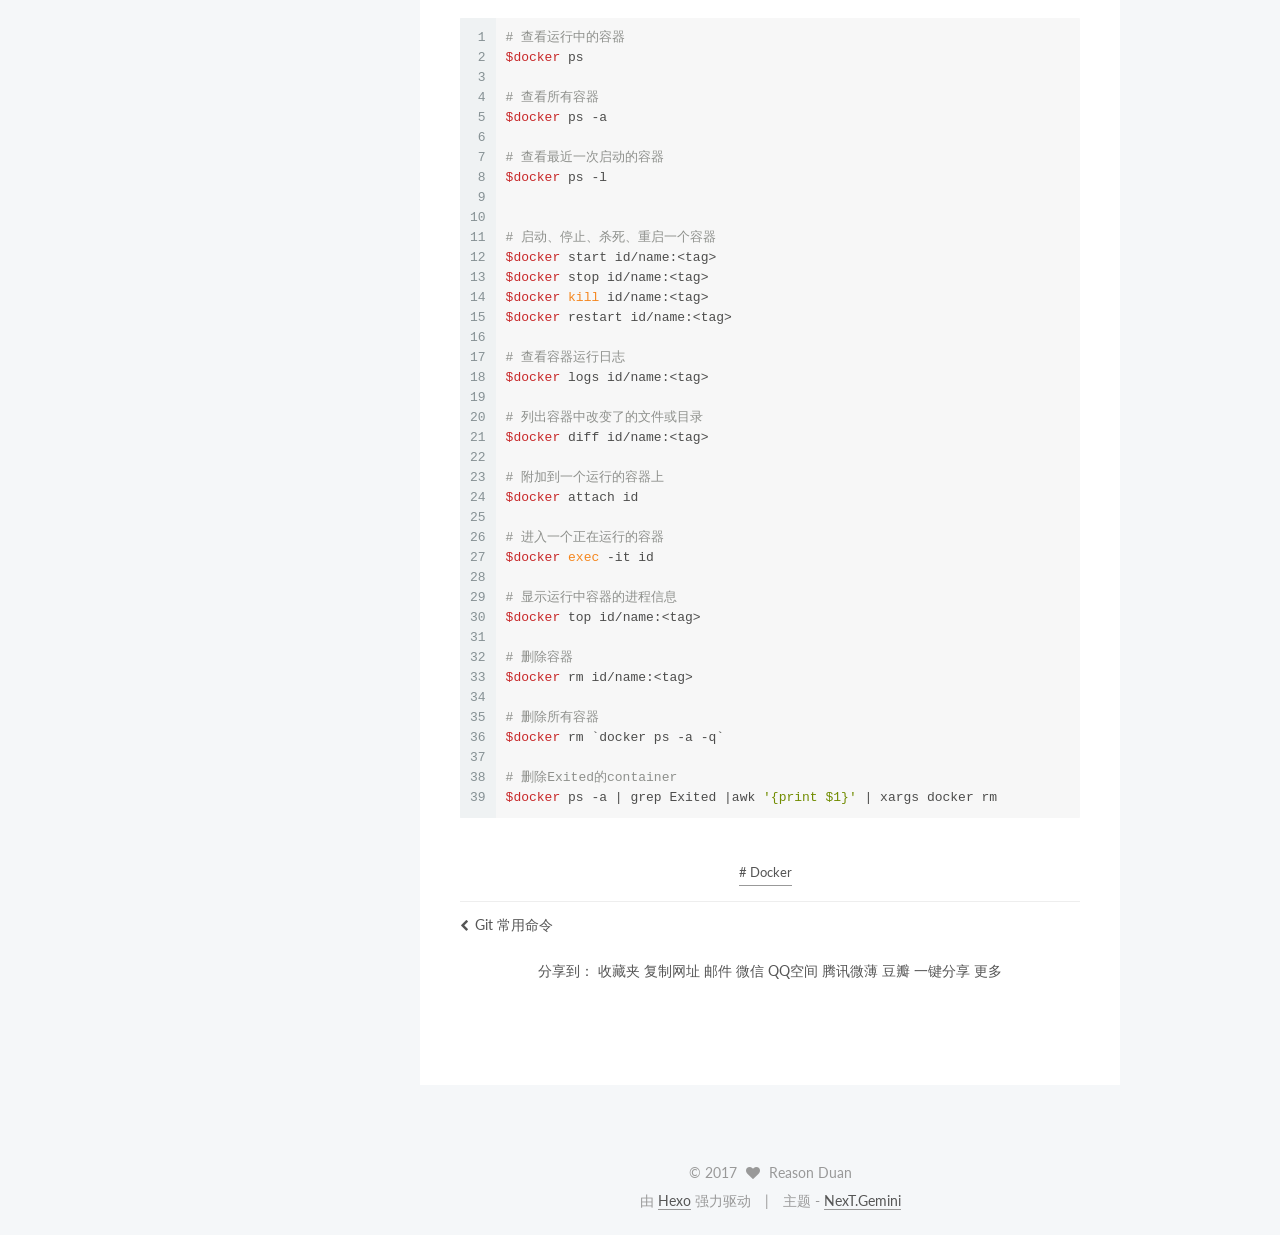
<file: 2017/08/12/docker-command/index.html>
<!DOCTYPE html>



  


<html class="theme-next gemini use-motion" lang="zh-Hans">
<head>
  <meta charset="UTF-8"/>
<meta http-equiv="X-UA-Compatible" content="IE=edge" />
<meta name="viewport" content="width=device-width, initial-scale=1, maximum-scale=1"/>
<meta name="theme-color" content="#222">









<meta http-equiv="Cache-Control" content="no-transform" />
<meta http-equiv="Cache-Control" content="no-siteapp" />















  
  
  <link href="/lib/fancybox/source/jquery.fancybox.css?v=2.1.5" rel="stylesheet" type="text/css" />




  
  
  
  

  
    
    
  

  

  

  

  

  
    
    
    <link href="//fonts.googleapis.com/css?family=Lato:300,300italic,400,400italic,700,700italic&subset=latin,latin-ext" rel="stylesheet" type="text/css">
  






<link href="/lib/font-awesome/css/font-awesome.min.css?v=4.6.2" rel="stylesheet" type="text/css" />

<link href="/css/main.css?v=5.1.2" rel="stylesheet" type="text/css" />


  <meta name="keywords" content="Docker," />








  <link rel="shortcut icon" type="image/x-icon" href="/favicon.ico?v=5.1.2" />






<meta name="description" content="Docker常用操作，工作中常用命令收集。 启动容器 1234567891011# 交互式进入启动容器$docker run -t -i centos /bin/bash#-t 表示打开一个客户端#-i 表示发送返回信息到客户端# 服务式启动容器$docker run -d --name conname -p 58080:8080 -v /opt/app/logs:/opt/app/work/ap">
<meta name="keywords" content="Docker">
<meta property="og:type" content="article">
<meta property="og:title" content="Docker 常用命令">
<meta property="og:url" content="http://yoursite.com/2017/08/12/docker-command/index.html">
<meta property="og:site_name" content="Reason&#39;s Blog">
<meta property="og:description" content="Docker常用操作，工作中常用命令收集。 启动容器 1234567891011# 交互式进入启动容器$docker run -t -i centos /bin/bash#-t 表示打开一个客户端#-i 表示发送返回信息到客户端# 服务式启动容器$docker run -d --name conname -p 58080:8080 -v /opt/app/logs:/opt/app/work/ap">
<meta property="og:locale" content="zh-Hans">
<meta property="og:updated_time" content="2017-08-23T00:58:14.046Z">
<meta name="twitter:card" content="summary">
<meta name="twitter:title" content="Docker 常用命令">
<meta name="twitter:description" content="Docker常用操作，工作中常用命令收集。 启动容器 1234567891011# 交互式进入启动容器$docker run -t -i centos /bin/bash#-t 表示打开一个客户端#-i 表示发送返回信息到客户端# 服务式启动容器$docker run -d --name conname -p 58080:8080 -v /opt/app/logs:/opt/app/work/ap">



<script type="text/javascript" id="hexo.configurations">
  var NexT = window.NexT || {};
  var CONFIG = {
    root: '/',
    scheme: 'Gemini',
    sidebar: {"position":"left","display":"post","offset":12,"offset_float":12,"b2t":false,"scrollpercent":false,"onmobile":false},
    fancybox: true,
    tabs: true,
    motion: true,
    duoshuo: {
      userId: '0',
      author: '博主'
    },
    algolia: {
      applicationID: '',
      apiKey: '',
      indexName: '',
      hits: {"per_page":10},
      labels: {"input_placeholder":"Search for Posts","hits_empty":"We didn't find any results for the search: ${query}","hits_stats":"${hits} results found in ${time} ms"}
    }
  };
</script>



  <link rel="canonical" href="http://yoursite.com/2017/08/12/docker-command/"/>





  <title>Docker 常用命令 | Reason's Blog</title>
  








</head>

<body itemscope itemtype="http://schema.org/WebPage" lang="zh-Hans">

  
  
    
  

  <div class="container sidebar-position-left page-post-detail ">
    <div class="headband"></div>

    <header id="header" class="header" itemscope itemtype="http://schema.org/WPHeader">
      <div class="header-inner"><div class="site-brand-wrapper">
  <div class="site-meta ">
    

    <div class="custom-logo-site-title">
      <a href="/"  class="brand" rel="start">
        <span class="logo-line-before"><i></i></span>
        <span class="site-title">Reason's Blog</span>
        <span class="logo-line-after"><i></i></span>
      </a>
    </div>
      
        <p class="site-subtitle"></p>
      
  </div>

  <div class="site-nav-toggle">
    <button>
      <span class="btn-bar"></span>
      <span class="btn-bar"></span>
      <span class="btn-bar"></span>
    </button>
  </div>
</div>

<nav class="site-nav">
  

  
    <ul id="menu" class="menu">
      
        
        <li class="menu-item menu-item-home">
          <a href="/" rel="section">
            
              <i class="menu-item-icon fa fa-fw fa-home"></i> <br />
            
            首页
          </a>
        </li>
      
        
        <li class="menu-item menu-item-categories">
          <a href="/categories/" rel="section">
            
              <i class="menu-item-icon fa fa-fw fa-th"></i> <br />
            
            分类
          </a>
        </li>
      
        
        <li class="menu-item menu-item-about">
          <a href="/about/" rel="section">
            
              <i class="menu-item-icon fa fa-fw fa-user"></i> <br />
            
            关于
          </a>
        </li>
      
        
        <li class="menu-item menu-item-archives">
          <a href="/archives/" rel="section">
            
              <i class="menu-item-icon fa fa-fw fa-archive"></i> <br />
            
            归档
          </a>
        </li>
      
        
        <li class="menu-item menu-item-tags">
          <a href="/tags/" rel="section">
            
              <i class="menu-item-icon fa fa-fw fa-tags"></i> <br />
            
            标签
          </a>
        </li>
      

      
    </ul>
  

  
</nav>



 </div>
    </header>

    <main id="main" class="main">
      <div class="main-inner">
        <div class="content-wrap">
          <div id="content" class="content">
            

  <div id="posts" class="posts-expand">
    

  

  
  
  

  <article class="post post-type-normal" itemscope itemtype="http://schema.org/Article">
  
  
  
  <div class="post-block">
    <link itemprop="mainEntityOfPage" href="http://yoursite.com/2017/08/12/docker-command/">

    <span hidden itemprop="author" itemscope itemtype="http://schema.org/Person">
      <meta itemprop="name" content="Reason Duan">
      <meta itemprop="description" content="">
      <meta itemprop="image" content="/images/avatar.gif">
    </span>

    <span hidden itemprop="publisher" itemscope itemtype="http://schema.org/Organization">
      <meta itemprop="name" content="Reason's Blog">
    </span>

    
      <header class="post-header">

        
        
          <h1 class="post-title" itemprop="name headline">Docker 常用命令</h1>
        

        <div class="post-meta">
          <span class="post-time">
            
              <span class="post-meta-item-icon">
                <i class="fa fa-calendar-o"></i>
              </span>
              
                <span class="post-meta-item-text">发表于</span>
              
              <time title="创建于" itemprop="dateCreated datePublished" datetime="2017-08-12T15:58:35+08:00">
                2017-08-12
              </time>
            

            

            
          </span>

          

          
            
          

          
          

          

          

          

        </div>
      </header>
    

    
    
    
    <div class="post-body" itemprop="articleBody">

      
      

      
        <p>Docker常用操作，工作中常用命令收集。</p>
<p><strong>启动容器</strong></p>
<figure class="highlight bash"><table><tr><td class="gutter"><pre><div class="line">1</div><div class="line">2</div><div class="line">3</div><div class="line">4</div><div class="line">5</div><div class="line">6</div><div class="line">7</div><div class="line">8</div><div class="line">9</div><div class="line">10</div><div class="line">11</div></pre></td><td class="code"><pre><div class="line"><span class="comment"># 交互式进入启动容器</span></div><div class="line"><span class="variable">$docker</span> run -t -i centos /bin/bash</div><div class="line"><span class="comment">#-t 表示打开一个客户端</span></div><div class="line"><span class="comment">#-i 表示发送返回信息到客户端</span></div><div class="line"></div><div class="line"><span class="comment"># 服务式启动容器</span></div><div class="line"><span class="variable">$docker</span> run -d --name conname -p 58080:8080 -v /opt/app/logs:/opt/app/work/app1 imagename</div><div class="line"><span class="comment">#-d 后台启动镜像</span></div><div class="line"><span class="comment">#-p 将容器8080端口映射到本机58080端口</span></div><div class="line"><span class="comment">#-v 将容器/opt/app/logs目录映射到主机/opt/app/work/app1目录</span></div><div class="line"><span class="comment">#--name 容器运行名称</span></div></pre></td></tr></table></figure>
<hr>
<a id="more"></a>
<p><strong>镜像操作</strong></p>
<figure class="highlight bash"><table><tr><td class="gutter"><pre><div class="line">1</div><div class="line">2</div><div class="line">3</div><div class="line">4</div><div class="line">5</div><div class="line">6</div><div class="line">7</div><div class="line">8</div><div class="line">9</div><div class="line">10</div><div class="line">11</div><div class="line">12</div><div class="line">13</div><div class="line">14</div><div class="line">15</div><div class="line">16</div><div class="line">17</div><div class="line">18</div><div class="line">19</div><div class="line">20</div><div class="line">21</div><div class="line">22</div><div class="line">23</div><div class="line">24</div><div class="line">25</div><div class="line">26</div><div class="line">27</div><div class="line">28</div><div class="line">29</div><div class="line">30</div><div class="line">31</div></pre></td><td class="code"><pre><div class="line"><span class="comment"># 查找镜像</span></div><div class="line"><span class="variable">$docker</span> search image_name</div><div class="line"></div><div class="line"><span class="comment"># 下载镜像</span></div><div class="line"><span class="variable">$docker</span> pull image_name</div><div class="line"></div><div class="line"><span class="comment"># 发布镜像</span></div><div class="line"><span class="variable">$docker</span> push image_name</div><div class="line"></div><div class="line"><span class="comment"># 显示镜像列表</span></div><div class="line"><span class="variable">$docker</span> images</div><div class="line"></div><div class="line"><span class="comment"># 删除镜像</span></div><div class="line"><span class="variable">$docker</span> rmi images</div><div class="line"><span class="comment">#-f 强行删除</span></div><div class="line"></div><div class="line"><span class="comment"># 显示一个镜像的历史信息</span></div><div class="line"><span class="variable">$docker</span> <span class="built_in">history</span> image_name</div><div class="line"></div><div class="line"><span class="comment"># 查看镜像参数</span></div><div class="line"><span class="variable">$docker</span> inspect id/name:&lt;tag&gt;</div><div class="line"></div><div class="line"><span class="comment"># 修改镜像tag</span></div><div class="line"><span class="variable">$docker</span> tag id/name:&lt;tag&gt; name:tag</div><div class="line"></div><div class="line"></div><div class="line"><span class="comment"># 镜像保存</span></div><div class="line"><span class="variable">$docker</span> save id/name:&lt;tag&gt; &gt; /home/name.tar</div><div class="line"></div><div class="line"><span class="comment"># 导入镜像</span></div><div class="line"><span class="variable">$docker</span> load &lt; /home/name.tar</div></pre></td></tr></table></figure>
<hr>
<p><strong>构建镜像</strong></p>
<figure class="highlight bash"><table><tr><td class="gutter"><pre><div class="line">1</div></pre></td><td class="code"><pre><div class="line"><span class="variable">$docker</span> build -t imagename Dockerfile_path</div></pre></td></tr></table></figure>
<hr>
<p><strong>容器操作</strong></p>
<figure class="highlight bash"><table><tr><td class="gutter"><pre><div class="line">1</div><div class="line">2</div><div class="line">3</div><div class="line">4</div><div class="line">5</div><div class="line">6</div><div class="line">7</div><div class="line">8</div><div class="line">9</div><div class="line">10</div><div class="line">11</div><div class="line">12</div><div class="line">13</div><div class="line">14</div><div class="line">15</div><div class="line">16</div><div class="line">17</div><div class="line">18</div><div class="line">19</div><div class="line">20</div><div class="line">21</div><div class="line">22</div><div class="line">23</div><div class="line">24</div><div class="line">25</div><div class="line">26</div><div class="line">27</div><div class="line">28</div><div class="line">29</div><div class="line">30</div><div class="line">31</div><div class="line">32</div><div class="line">33</div><div class="line">34</div><div class="line">35</div><div class="line">36</div><div class="line">37</div><div class="line">38</div><div class="line">39</div></pre></td><td class="code"><pre><div class="line"><span class="comment"># 查看运行中的容器</span></div><div class="line"><span class="variable">$docker</span> ps</div><div class="line"></div><div class="line"><span class="comment"># 查看所有容器</span></div><div class="line"><span class="variable">$docker</span> ps -a</div><div class="line"></div><div class="line"><span class="comment"># 查看最近一次启动的容器</span></div><div class="line"><span class="variable">$docker</span> ps -l</div><div class="line"></div><div class="line"></div><div class="line"><span class="comment"># 启动、停止、杀死、重启一个容器</span></div><div class="line"><span class="variable">$docker</span> start id/name:&lt;tag&gt;</div><div class="line"><span class="variable">$docker</span> stop id/name:&lt;tag&gt;</div><div class="line"><span class="variable">$docker</span> <span class="built_in">kill</span> id/name:&lt;tag&gt;</div><div class="line"><span class="variable">$docker</span> restart id/name:&lt;tag&gt;</div><div class="line"></div><div class="line"><span class="comment"># 查看容器运行日志</span></div><div class="line"><span class="variable">$docker</span> logs id/name:&lt;tag&gt;</div><div class="line"></div><div class="line"><span class="comment"># 列出容器中改变了的文件或目录</span></div><div class="line"><span class="variable">$docker</span> diff id/name:&lt;tag&gt;</div><div class="line"></div><div class="line"><span class="comment"># 附加到一个运行的容器上</span></div><div class="line"><span class="variable">$docker</span> attach id</div><div class="line"></div><div class="line"><span class="comment"># 进入一个正在运行的容器</span></div><div class="line"><span class="variable">$docker</span> <span class="built_in">exec</span> -it id</div><div class="line"></div><div class="line"><span class="comment"># 显示运行中容器的进程信息</span></div><div class="line"><span class="variable">$docker</span> top id/name:&lt;tag&gt;</div><div class="line"></div><div class="line"><span class="comment"># 删除容器</span></div><div class="line"><span class="variable">$docker</span> rm id/name:&lt;tag&gt;</div><div class="line"></div><div class="line"><span class="comment"># 删除所有容器</span></div><div class="line"><span class="variable">$docker</span> rm `docker ps -a -q`</div><div class="line"></div><div class="line"><span class="comment"># 删除Exited的container</span></div><div class="line"><span class="variable">$docker</span> ps -a | grep Exited |awk <span class="string">'&#123;print $1&#125;'</span> | xargs docker rm</div></pre></td></tr></table></figure>

      
    </div>
    
    
    

    

    

    

    <footer class="post-footer">
      
        <div class="post-tags">
          
            <a href="/tags/Docker/" rel="tag"># Docker</a>
          
        </div>
      

      
      
      

      
        <div class="post-nav">
          <div class="post-nav-next post-nav-item">
            
              <a href="/2017/08/12/git-command/" rel="next" title="Git 常用命令">
                <i class="fa fa-chevron-left"></i> Git 常用命令
              </a>
            
          </div>

          <span class="post-nav-divider"></span>

          <div class="post-nav-prev post-nav-item">
            
          </div>
        </div>
      

      
      
    </footer>
  </div>
  
  
  
  </article>



    <div class="post-spread">
      
        <!-- JiaThis Button BEGIN -->
<div class="jiathis_style">
<span class="jiathis_txt">分享到：</span>
<a class="jiathis_button_fav">收藏夹</a>
<a class="jiathis_button_copy">复制网址</a>
<a class="jiathis_button_email">邮件</a>
<a class="jiathis_button_weixin">微信</a>
<a class="jiathis_button_qzone">QQ空间</a>
<a class="jiathis_button_tqq">腾讯微薄</a>
<a class="jiathis_button_douban">豆瓣</a>
<a class="jiathis_button_share">一键分享</a>

<a href="http://www.jiathis.com/share?uid=2140465" class="jiathis jiathis_txt jiathis_separator jtico jtico_jiathis" target="_blank">更多</a>
<a class="jiathis_counter_style"></a>
</div>
<script type="text/javascript" >
var jiathis_config={
  data_track_clickback:true,
  summary:"",
  shortUrl:false,
  hideMore:false
}
</script>
<script type="text/javascript" src="http://v3.jiathis.com/code/jia.js?uid=" charset="utf-8"></script>
<!-- JiaThis Button END -->
      
    </div>
  </div>


          </div>
          


          
  <div class="comments" id="comments">
    
  </div>


        </div>
        
          
  
  <div class="sidebar-toggle">
    <div class="sidebar-toggle-line-wrap">
      <span class="sidebar-toggle-line sidebar-toggle-line-first"></span>
      <span class="sidebar-toggle-line sidebar-toggle-line-middle"></span>
      <span class="sidebar-toggle-line sidebar-toggle-line-last"></span>
    </div>
  </div>

  <aside id="sidebar" class="sidebar">
    
    <div class="sidebar-inner">

      

      

      <section class="site-overview sidebar-panel sidebar-panel-active">
        <div class="site-author motion-element" itemprop="author" itemscope itemtype="http://schema.org/Person">
          <img class="site-author-image" itemprop="image"
               src="/images/avatar.gif"
               alt="Reason Duan" />
          <p class="site-author-name" itemprop="name">Reason Duan</p>
           
              <p class="site-description motion-element" itemprop="description"></p>
          
        </div>
        <nav class="site-state motion-element">

          
            <div class="site-state-item site-state-posts">
              <a href="/archives/">
                <span class="site-state-item-count">3</span>
                <span class="site-state-item-name">日志</span>
              </a>
            </div>
          

          

          
            
            
            <div class="site-state-item site-state-tags">
              <a href="/tags/index.html">
                <span class="site-state-item-count">3</span>
                <span class="site-state-item-name">标签</span>
              </a>
            </div>
          

        </nav>

        

        <div class="links-of-author motion-element">
          
            
              <span class="links-of-author-item">
                <a href="https://github.com/ReasonDuan" target="_blank" title="GitHub">
                  
                    <i class="fa fa-fw fa-github"></i>
                  
                    
                      GitHub
                    
                </a>
              </span>
            
              <span class="links-of-author-item">
                <a href="http://www.weibo.com/3173550820/profile" target="_blank" title="微博">
                  
                    <i class="fa fa-fw fa-globe"></i>
                  
                    
                      微博
                    
                </a>
              </span>
            
          
        </div>

        
        

        
        

        


      </section>

      

      

    </div>
  </aside>


        
      </div>
    </main>

    <footer id="footer" class="footer">
      <div class="footer-inner">
        <div class="copyright" >
  
  &copy; 
  <span itemprop="copyrightYear">2017</span>
  <span class="with-love">
    <i class="fa fa-heart"></i>
  </span>
  <span class="author" itemprop="copyrightHolder">Reason Duan</span>
</div>


<div class="powered-by">
  由 <a class="theme-link" href="https://hexo.io">Hexo</a> 强力驱动
</div>

<div class="theme-info">
  主题 -
  <a class="theme-link" href="https://github.com/iissnan/hexo-theme-next">
    NexT.Gemini
  </a>
</div>


        







        
      </div>
    </footer>

    
      <div class="back-to-top">
        <i class="fa fa-arrow-up"></i>
        
      </div>
    

  </div>

  

<script type="text/javascript">
  if (Object.prototype.toString.call(window.Promise) !== '[object Function]') {
    window.Promise = null;
  }
</script>









  




  
  









  
  <script type="text/javascript" src="/lib/jquery/index.js?v=2.1.3"></script>

  
  <script type="text/javascript" src="/lib/fastclick/lib/fastclick.min.js?v=1.0.6"></script>

  
  <script type="text/javascript" src="/lib/jquery_lazyload/jquery.lazyload.js?v=1.9.7"></script>

  
  <script type="text/javascript" src="/lib/velocity/velocity.min.js?v=1.2.1"></script>

  
  <script type="text/javascript" src="/lib/velocity/velocity.ui.min.js?v=1.2.1"></script>

  
  <script type="text/javascript" src="/lib/fancybox/source/jquery.fancybox.pack.js?v=2.1.5"></script>

  
  <script type="text/javascript" src="/lib/three/three.min.js"></script>

  
  <script type="text/javascript" src="/lib/three/three-waves.min.js"></script>


  


  <script type="text/javascript" src="/js/src/utils.js?v=5.1.2"></script>

  <script type="text/javascript" src="/js/src/motion.js?v=5.1.2"></script>



  
  


  <script type="text/javascript" src="/js/src/affix.js?v=5.1.2"></script>

  <script type="text/javascript" src="/js/src/schemes/pisces.js?v=5.1.2"></script>



  
  <script type="text/javascript" src="/js/src/scrollspy.js?v=5.1.2"></script>
<script type="text/javascript" src="/js/src/post-details.js?v=5.1.2"></script>



  


  <script type="text/javascript" src="/js/src/bootstrap.js?v=5.1.2"></script>



  


  




	





  





  






  





  

  

  

  

  

  

</body>
</html>
</file>
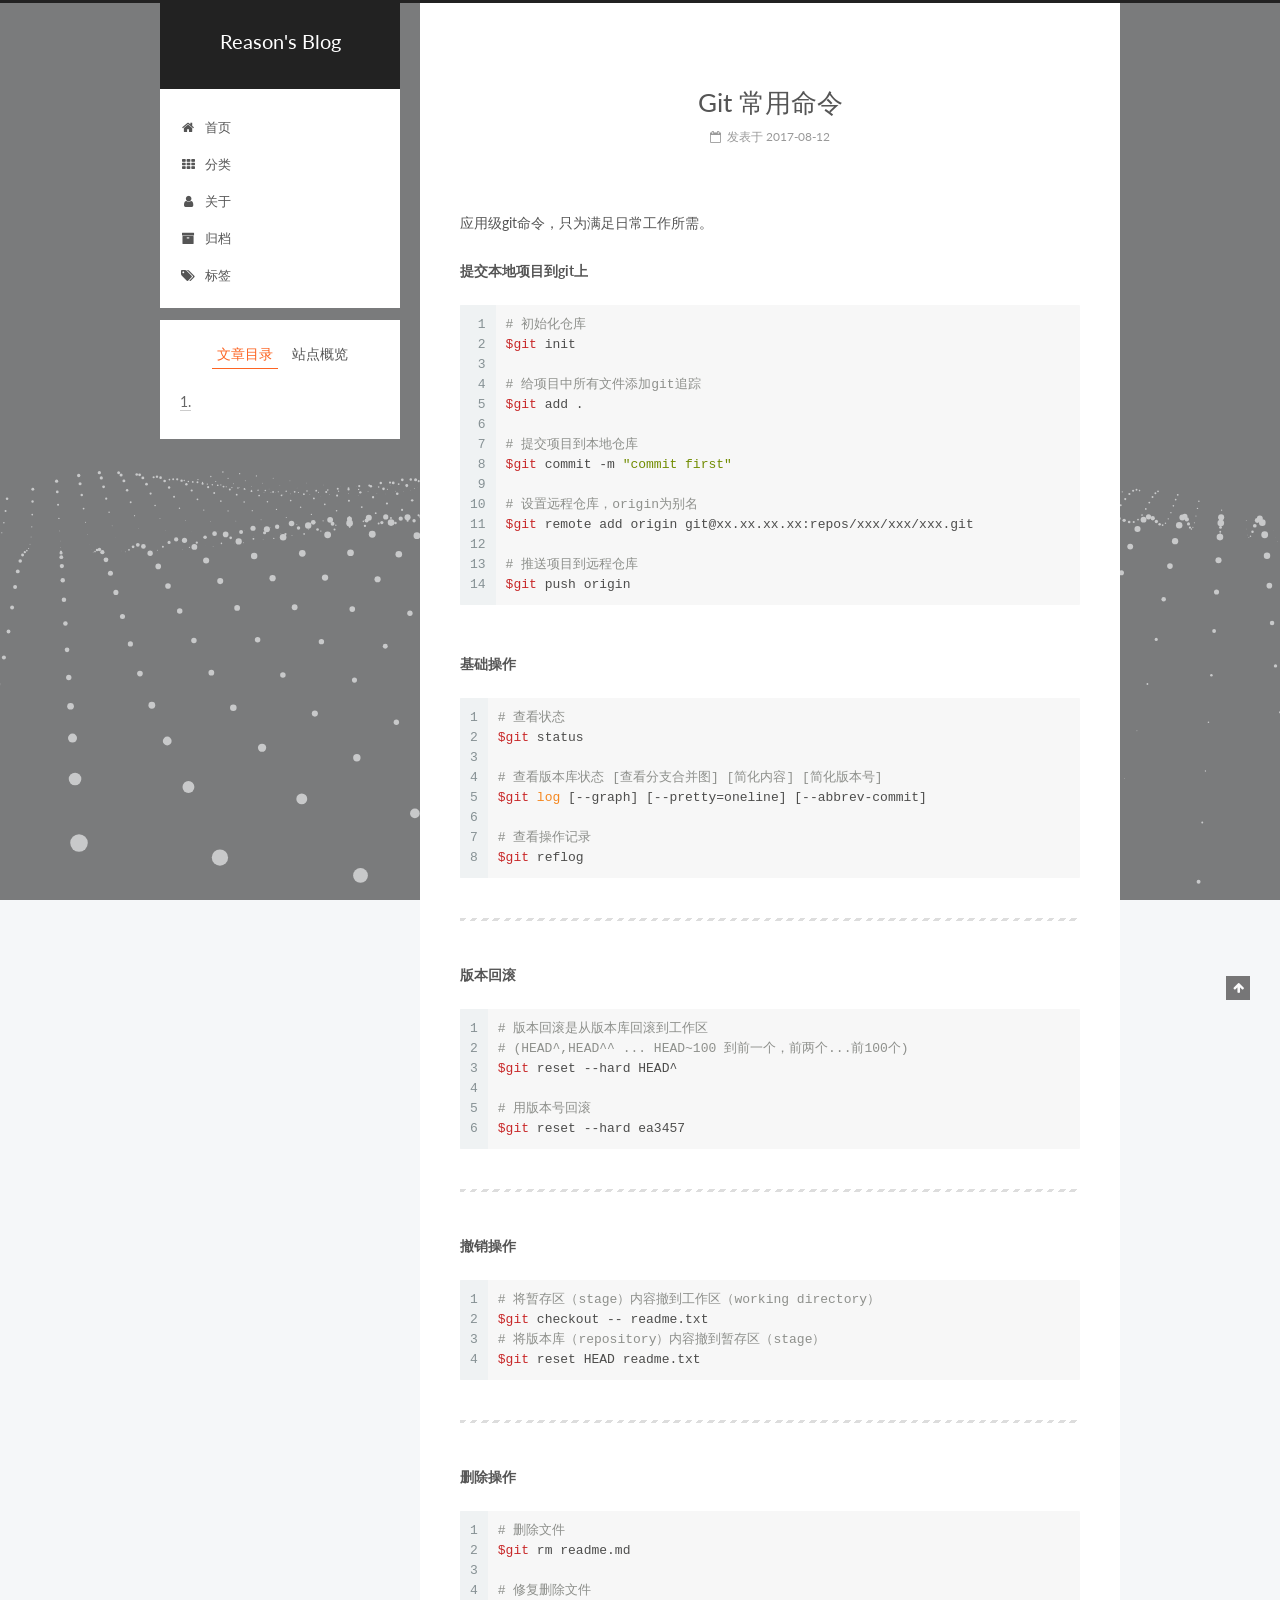
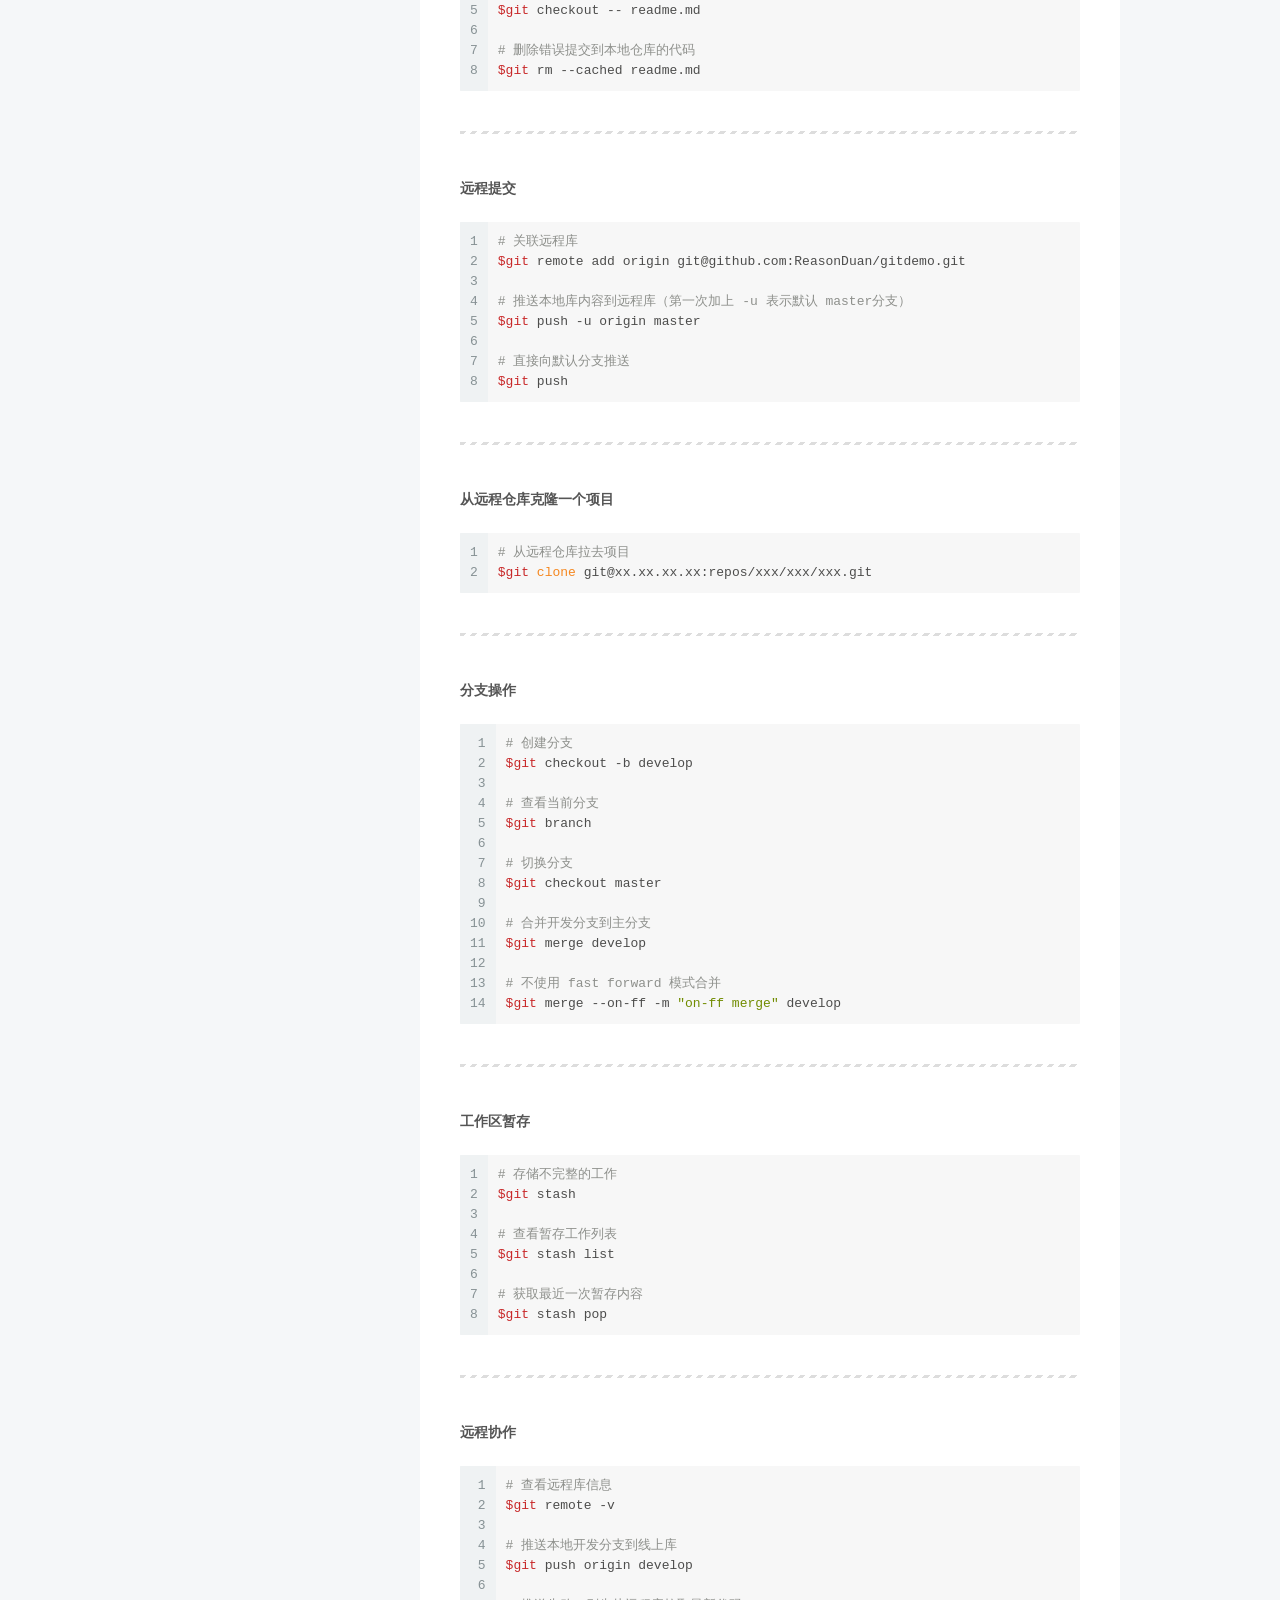
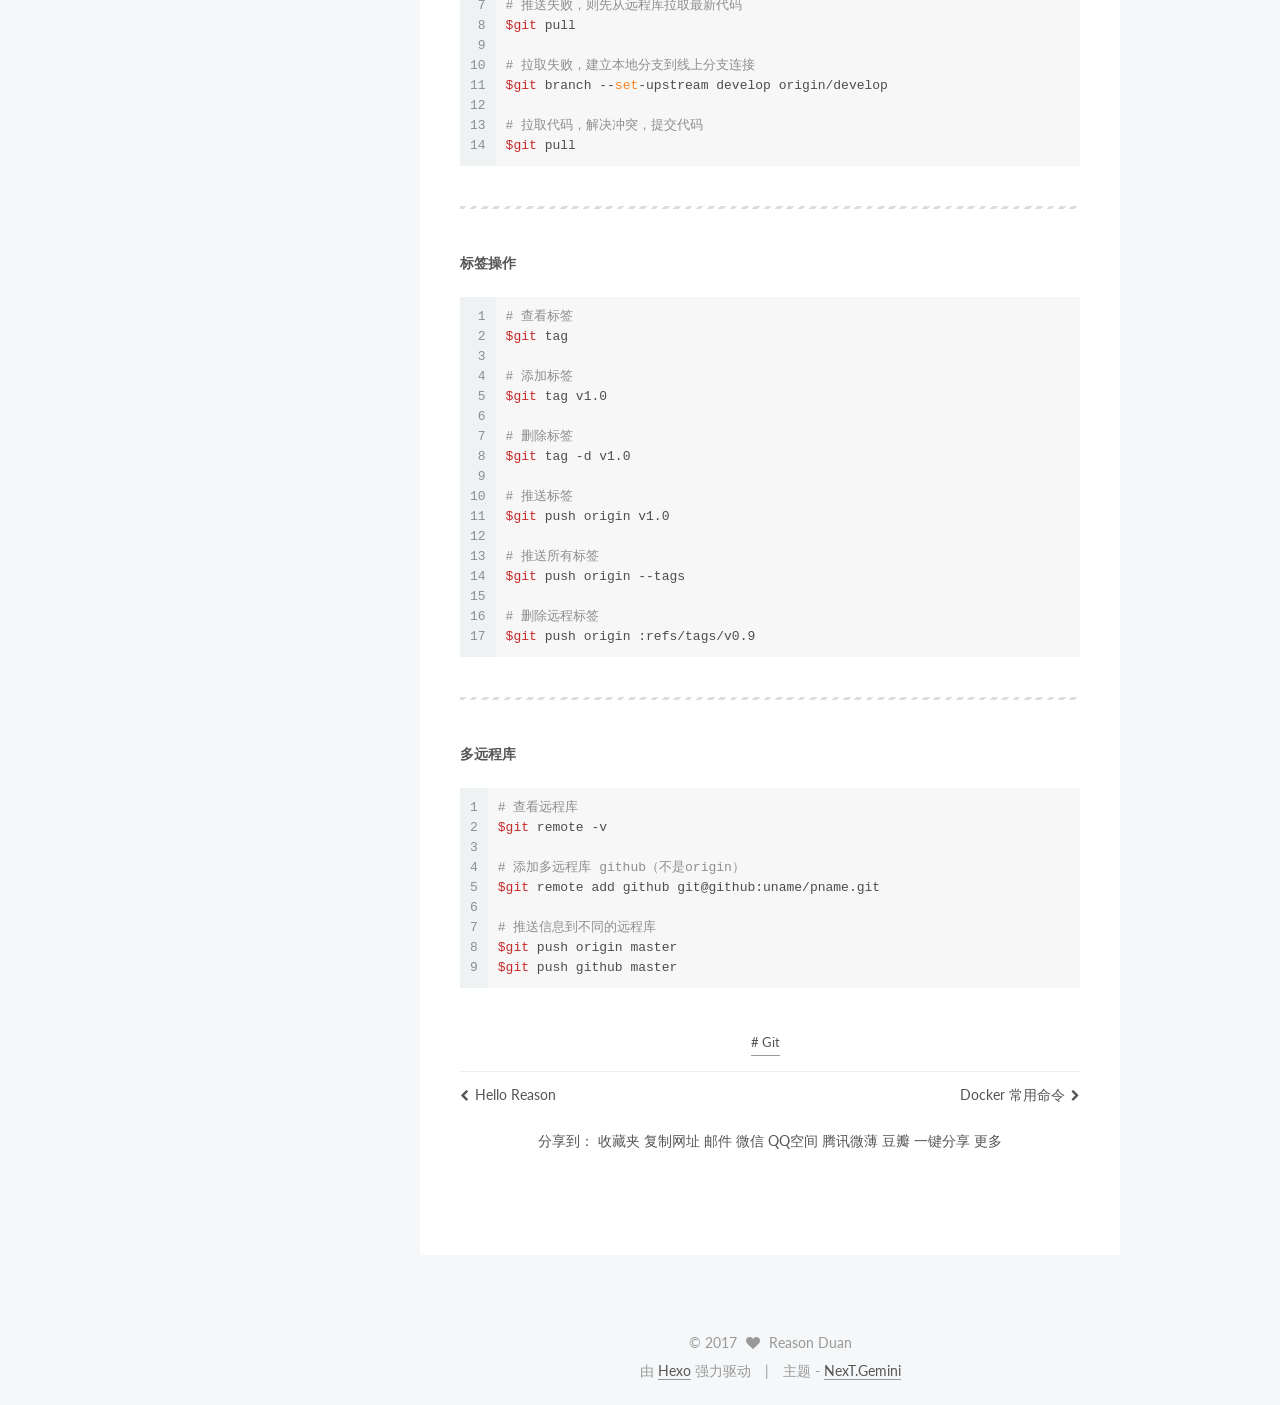
<file: 2017/08/12/git-command/index.html>
<!DOCTYPE html>



  


<html class="theme-next gemini use-motion" lang="zh-Hans">
<head>
  <meta charset="UTF-8"/>
<meta http-equiv="X-UA-Compatible" content="IE=edge" />
<meta name="viewport" content="width=device-width, initial-scale=1, maximum-scale=1"/>
<meta name="theme-color" content="#222">









<meta http-equiv="Cache-Control" content="no-transform" />
<meta http-equiv="Cache-Control" content="no-siteapp" />















  
  
  <link href="/lib/fancybox/source/jquery.fancybox.css?v=2.1.5" rel="stylesheet" type="text/css" />




  
  
  
  

  
    
    
  

  

  

  

  

  
    
    
    <link href="//fonts.googleapis.com/css?family=Lato:300,300italic,400,400italic,700,700italic&subset=latin,latin-ext" rel="stylesheet" type="text/css">
  






<link href="/lib/font-awesome/css/font-awesome.min.css?v=4.6.2" rel="stylesheet" type="text/css" />

<link href="/css/main.css?v=5.1.2" rel="stylesheet" type="text/css" />


  <meta name="keywords" content="Git," />








  <link rel="shortcut icon" type="image/x-icon" href="/favicon.ico?v=5.1.2" />






<meta name="description" content="应用级git命令，只为满足日常工作所需。 提交本地项目到git上 1234567891011121314# 初始化仓库$git init# 给项目中所有文件添加git追踪$git add .# 提交项目到本地仓库$git commit -m &quot;commit first&quot;# 设置远程仓库，origin为别名$git remote add origin git@xx.xx.xx.xx:repos/xx">
<meta name="keywords" content="Git">
<meta property="og:type" content="article">
<meta property="og:title" content="Git 常用命令">
<meta property="og:url" content="http://yoursite.com/2017/08/12/git-command/index.html">
<meta property="og:site_name" content="Reason&#39;s Blog">
<meta property="og:description" content="应用级git命令，只为满足日常工作所需。 提交本地项目到git上 1234567891011121314# 初始化仓库$git init# 给项目中所有文件添加git追踪$git add .# 提交项目到本地仓库$git commit -m &quot;commit first&quot;# 设置远程仓库，origin为别名$git remote add origin git@xx.xx.xx.xx:repos/xx">
<meta property="og:locale" content="zh-Hans">
<meta property="og:updated_time" content="2017-08-23T00:55:20.055Z">
<meta name="twitter:card" content="summary">
<meta name="twitter:title" content="Git 常用命令">
<meta name="twitter:description" content="应用级git命令，只为满足日常工作所需。 提交本地项目到git上 1234567891011121314# 初始化仓库$git init# 给项目中所有文件添加git追踪$git add .# 提交项目到本地仓库$git commit -m &quot;commit first&quot;# 设置远程仓库，origin为别名$git remote add origin git@xx.xx.xx.xx:repos/xx">



<script type="text/javascript" id="hexo.configurations">
  var NexT = window.NexT || {};
  var CONFIG = {
    root: '/',
    scheme: 'Gemini',
    sidebar: {"position":"left","display":"post","offset":12,"offset_float":12,"b2t":false,"scrollpercent":false,"onmobile":false},
    fancybox: true,
    tabs: true,
    motion: true,
    duoshuo: {
      userId: '0',
      author: '博主'
    },
    algolia: {
      applicationID: '',
      apiKey: '',
      indexName: '',
      hits: {"per_page":10},
      labels: {"input_placeholder":"Search for Posts","hits_empty":"We didn't find any results for the search: ${query}","hits_stats":"${hits} results found in ${time} ms"}
    }
  };
</script>



  <link rel="canonical" href="http://yoursite.com/2017/08/12/git-command/"/>





  <title>Git 常用命令 | Reason's Blog</title>
  








</head>

<body itemscope itemtype="http://schema.org/WebPage" lang="zh-Hans">

  
  
    
  

  <div class="container sidebar-position-left page-post-detail ">
    <div class="headband"></div>

    <header id="header" class="header" itemscope itemtype="http://schema.org/WPHeader">
      <div class="header-inner"><div class="site-brand-wrapper">
  <div class="site-meta ">
    

    <div class="custom-logo-site-title">
      <a href="/"  class="brand" rel="start">
        <span class="logo-line-before"><i></i></span>
        <span class="site-title">Reason's Blog</span>
        <span class="logo-line-after"><i></i></span>
      </a>
    </div>
      
        <p class="site-subtitle"></p>
      
  </div>

  <div class="site-nav-toggle">
    <button>
      <span class="btn-bar"></span>
      <span class="btn-bar"></span>
      <span class="btn-bar"></span>
    </button>
  </div>
</div>

<nav class="site-nav">
  

  
    <ul id="menu" class="menu">
      
        
        <li class="menu-item menu-item-home">
          <a href="/" rel="section">
            
              <i class="menu-item-icon fa fa-fw fa-home"></i> <br />
            
            首页
          </a>
        </li>
      
        
        <li class="menu-item menu-item-categories">
          <a href="/categories/" rel="section">
            
              <i class="menu-item-icon fa fa-fw fa-th"></i> <br />
            
            分类
          </a>
        </li>
      
        
        <li class="menu-item menu-item-about">
          <a href="/about/" rel="section">
            
              <i class="menu-item-icon fa fa-fw fa-user"></i> <br />
            
            关于
          </a>
        </li>
      
        
        <li class="menu-item menu-item-archives">
          <a href="/archives/" rel="section">
            
              <i class="menu-item-icon fa fa-fw fa-archive"></i> <br />
            
            归档
          </a>
        </li>
      
        
        <li class="menu-item menu-item-tags">
          <a href="/tags/" rel="section">
            
              <i class="menu-item-icon fa fa-fw fa-tags"></i> <br />
            
            标签
          </a>
        </li>
      

      
    </ul>
  

  
</nav>



 </div>
    </header>

    <main id="main" class="main">
      <div class="main-inner">
        <div class="content-wrap">
          <div id="content" class="content">
            

  <div id="posts" class="posts-expand">
    

  

  
  
  

  <article class="post post-type-normal" itemscope itemtype="http://schema.org/Article">
  
  
  
  <div class="post-block">
    <link itemprop="mainEntityOfPage" href="http://yoursite.com/2017/08/12/git-command/">

    <span hidden itemprop="author" itemscope itemtype="http://schema.org/Person">
      <meta itemprop="name" content="Reason Duan">
      <meta itemprop="description" content="">
      <meta itemprop="image" content="/images/avatar.gif">
    </span>

    <span hidden itemprop="publisher" itemscope itemtype="http://schema.org/Organization">
      <meta itemprop="name" content="Reason's Blog">
    </span>

    
      <header class="post-header">

        
        
          <h1 class="post-title" itemprop="name headline">Git 常用命令</h1>
        

        <div class="post-meta">
          <span class="post-time">
            
              <span class="post-meta-item-icon">
                <i class="fa fa-calendar-o"></i>
              </span>
              
                <span class="post-meta-item-text">发表于</span>
              
              <time title="创建于" itemprop="dateCreated datePublished" datetime="2017-08-12T11:11:13+08:00">
                2017-08-12
              </time>
            

            

            
          </span>

          

          
            
          

          
          

          

          

          

        </div>
      </header>
    

    
    
    
    <div class="post-body" itemprop="articleBody">

      
      

      
        <p>应用级git命令，只为满足日常工作所需。</p>
<p><strong>提交本地项目到git上</strong></p>
<figure class="highlight bash"><table><tr><td class="gutter"><pre><div class="line">1</div><div class="line">2</div><div class="line">3</div><div class="line">4</div><div class="line">5</div><div class="line">6</div><div class="line">7</div><div class="line">8</div><div class="line">9</div><div class="line">10</div><div class="line">11</div><div class="line">12</div><div class="line">13</div><div class="line">14</div></pre></td><td class="code"><pre><div class="line"><span class="comment"># 初始化仓库</span></div><div class="line"><span class="variable">$git</span> init</div><div class="line"></div><div class="line"><span class="comment"># 给项目中所有文件添加git追踪</span></div><div class="line"><span class="variable">$git</span> add .</div><div class="line"></div><div class="line"><span class="comment"># 提交项目到本地仓库</span></div><div class="line"><span class="variable">$git</span> commit -m <span class="string">"commit first"</span></div><div class="line"></div><div class="line"><span class="comment"># 设置远程仓库，origin为别名</span></div><div class="line"><span class="variable">$git</span> remote add origin git@xx.xx.xx.xx:repos/xxx/xxx/xxx.git</div><div class="line"></div><div class="line"><span class="comment"># 推送项目到远程仓库</span></div><div class="line"><span class="variable">$git</span> push origin</div></pre></td></tr></table></figure>
<h2 id=""><a href="#" class="headerlink" title=""></a><a id="more"></a></h2><p><strong>基础操作</strong><br><figure class="highlight bash"><table><tr><td class="gutter"><pre><div class="line">1</div><div class="line">2</div><div class="line">3</div><div class="line">4</div><div class="line">5</div><div class="line">6</div><div class="line">7</div><div class="line">8</div></pre></td><td class="code"><pre><div class="line"><span class="comment"># 查看状态</span></div><div class="line"><span class="variable">$git</span> status</div><div class="line"></div><div class="line"><span class="comment"># 查看版本库状态 [查看分支合并图] [简化内容] [简化版本号]</span></div><div class="line"><span class="variable">$git</span> <span class="built_in">log</span> [--graph] [--pretty=oneline] [--abbrev-commit]</div><div class="line"></div><div class="line"><span class="comment"># 查看操作记录</span></div><div class="line"><span class="variable">$git</span> reflog</div></pre></td></tr></table></figure></p>
<hr>
<p><strong>版本回滚</strong><br><figure class="highlight bash"><table><tr><td class="gutter"><pre><div class="line">1</div><div class="line">2</div><div class="line">3</div><div class="line">4</div><div class="line">5</div><div class="line">6</div></pre></td><td class="code"><pre><div class="line"><span class="comment"># 版本回滚是从版本库回滚到工作区</span></div><div class="line"><span class="comment"># (HEAD^,HEAD^^ ... HEAD~100 到前一个，前两个...前100个) </span></div><div class="line"><span class="variable">$git</span> reset --hard HEAD^</div><div class="line"></div><div class="line"><span class="comment"># 用版本号回滚</span></div><div class="line"><span class="variable">$git</span> reset --hard ea3457</div></pre></td></tr></table></figure></p>
<hr>
<p><strong>撤销操作</strong><br><figure class="highlight bash"><table><tr><td class="gutter"><pre><div class="line">1</div><div class="line">2</div><div class="line">3</div><div class="line">4</div></pre></td><td class="code"><pre><div class="line"><span class="comment"># 将暂存区（stage）内容撤到工作区（working directory）</span></div><div class="line"><span class="variable">$git</span> checkout -- readme.txt</div><div class="line"><span class="comment"># 将版本库（repository）内容撤到暂存区（stage）</span></div><div class="line"><span class="variable">$git</span> reset HEAD readme.txt</div></pre></td></tr></table></figure></p>
<hr>
<p><strong>删除操作</strong><br><figure class="highlight bash"><table><tr><td class="gutter"><pre><div class="line">1</div><div class="line">2</div><div class="line">3</div><div class="line">4</div><div class="line">5</div><div class="line">6</div><div class="line">7</div><div class="line">8</div></pre></td><td class="code"><pre><div class="line"><span class="comment"># 删除文件</span></div><div class="line"><span class="variable">$git</span> rm readme.md</div><div class="line"></div><div class="line"><span class="comment"># 修复删除文件</span></div><div class="line"><span class="variable">$git</span> checkout -- readme.md</div><div class="line"></div><div class="line"><span class="comment"># 删除错误提交到本地仓库的代码</span></div><div class="line"><span class="variable">$git</span> rm --cached readme.md</div></pre></td></tr></table></figure></p>
<hr>
<p><strong>远程提交</strong><br><figure class="highlight bash"><table><tr><td class="gutter"><pre><div class="line">1</div><div class="line">2</div><div class="line">3</div><div class="line">4</div><div class="line">5</div><div class="line">6</div><div class="line">7</div><div class="line">8</div></pre></td><td class="code"><pre><div class="line"><span class="comment"># 关联远程库</span></div><div class="line"><span class="variable">$git</span> remote add origin git@github.com:ReasonDuan/gitdemo.git</div><div class="line"></div><div class="line"><span class="comment"># 推送本地库内容到远程库（第一次加上 -u 表示默认 master分支）</span></div><div class="line"><span class="variable">$git</span> push -u origin master</div><div class="line"></div><div class="line"><span class="comment"># 直接向默认分支推送</span></div><div class="line"><span class="variable">$git</span> push</div></pre></td></tr></table></figure></p>
<hr>
<p><strong>从远程仓库克隆一个项目</strong><br><figure class="highlight bash"><table><tr><td class="gutter"><pre><div class="line">1</div><div class="line">2</div></pre></td><td class="code"><pre><div class="line"><span class="comment"># 从远程仓库拉去项目</span></div><div class="line"><span class="variable">$git</span> <span class="built_in">clone</span> git@xx.xx.xx.xx:repos/xxx/xxx/xxx.git</div></pre></td></tr></table></figure></p>
<hr>
<p><strong>分支操作</strong><br><figure class="highlight bash"><table><tr><td class="gutter"><pre><div class="line">1</div><div class="line">2</div><div class="line">3</div><div class="line">4</div><div class="line">5</div><div class="line">6</div><div class="line">7</div><div class="line">8</div><div class="line">9</div><div class="line">10</div><div class="line">11</div><div class="line">12</div><div class="line">13</div><div class="line">14</div></pre></td><td class="code"><pre><div class="line"><span class="comment"># 创建分支</span></div><div class="line"><span class="variable">$git</span> checkout -b develop</div><div class="line"></div><div class="line"><span class="comment"># 查看当前分支</span></div><div class="line"><span class="variable">$git</span> branch</div><div class="line"></div><div class="line"><span class="comment"># 切换分支</span></div><div class="line"><span class="variable">$git</span> checkout master</div><div class="line"></div><div class="line"><span class="comment"># 合并开发分支到主分支</span></div><div class="line"><span class="variable">$git</span> merge develop</div><div class="line"></div><div class="line"><span class="comment"># 不使用 fast forward 模式合并</span></div><div class="line"><span class="variable">$git</span> merge --on-ff -m <span class="string">"on-ff merge"</span> develop</div></pre></td></tr></table></figure></p>
<hr>
<p><strong>工作区暂存</strong><br><figure class="highlight bash"><table><tr><td class="gutter"><pre><div class="line">1</div><div class="line">2</div><div class="line">3</div><div class="line">4</div><div class="line">5</div><div class="line">6</div><div class="line">7</div><div class="line">8</div></pre></td><td class="code"><pre><div class="line"><span class="comment"># 存储不完整的工作</span></div><div class="line"><span class="variable">$git</span> stash</div><div class="line"></div><div class="line"><span class="comment"># 查看暂存工作列表</span></div><div class="line"><span class="variable">$git</span> stash list</div><div class="line"></div><div class="line"><span class="comment"># 获取最近一次暂存内容</span></div><div class="line"><span class="variable">$git</span> stash pop</div></pre></td></tr></table></figure></p>
<hr>
<p><strong>远程协作</strong><br><figure class="highlight bash"><table><tr><td class="gutter"><pre><div class="line">1</div><div class="line">2</div><div class="line">3</div><div class="line">4</div><div class="line">5</div><div class="line">6</div><div class="line">7</div><div class="line">8</div><div class="line">9</div><div class="line">10</div><div class="line">11</div><div class="line">12</div><div class="line">13</div><div class="line">14</div></pre></td><td class="code"><pre><div class="line"><span class="comment"># 查看远程库信息</span></div><div class="line"><span class="variable">$git</span> remote -v</div><div class="line"></div><div class="line"><span class="comment"># 推送本地开发分支到线上库</span></div><div class="line"><span class="variable">$git</span> push origin develop</div><div class="line"></div><div class="line"><span class="comment"># 推送失败，则先从远程库拉取最新代码</span></div><div class="line"><span class="variable">$git</span> pull</div><div class="line"></div><div class="line"><span class="comment"># 拉取失败，建立本地分支到线上分支连接</span></div><div class="line"><span class="variable">$git</span> branch --<span class="built_in">set</span>-upstream develop origin/develop</div><div class="line"></div><div class="line"><span class="comment"># 拉取代码，解决冲突，提交代码</span></div><div class="line"><span class="variable">$git</span> pull</div></pre></td></tr></table></figure></p>
<hr>
<p><strong>标签操作</strong><br><figure class="highlight bash"><table><tr><td class="gutter"><pre><div class="line">1</div><div class="line">2</div><div class="line">3</div><div class="line">4</div><div class="line">5</div><div class="line">6</div><div class="line">7</div><div class="line">8</div><div class="line">9</div><div class="line">10</div><div class="line">11</div><div class="line">12</div><div class="line">13</div><div class="line">14</div><div class="line">15</div><div class="line">16</div><div class="line">17</div></pre></td><td class="code"><pre><div class="line"><span class="comment"># 查看标签</span></div><div class="line"><span class="variable">$git</span> tag</div><div class="line"></div><div class="line"><span class="comment"># 添加标签</span></div><div class="line"><span class="variable">$git</span> tag v1.0</div><div class="line"></div><div class="line"><span class="comment"># 删除标签</span></div><div class="line"><span class="variable">$git</span> tag -d v1.0</div><div class="line"></div><div class="line"><span class="comment"># 推送标签</span></div><div class="line"><span class="variable">$git</span> push origin v1.0</div><div class="line"></div><div class="line"><span class="comment"># 推送所有标签</span></div><div class="line"><span class="variable">$git</span> push origin --tags</div><div class="line"></div><div class="line"><span class="comment"># 删除远程标签</span></div><div class="line"><span class="variable">$git</span> push origin :refs/tags/v0.9</div></pre></td></tr></table></figure></p>
<hr>
<p><strong>多远程库</strong><br><figure class="highlight bash"><table><tr><td class="gutter"><pre><div class="line">1</div><div class="line">2</div><div class="line">3</div><div class="line">4</div><div class="line">5</div><div class="line">6</div><div class="line">7</div><div class="line">8</div><div class="line">9</div></pre></td><td class="code"><pre><div class="line"><span class="comment"># 查看远程库</span></div><div class="line"><span class="variable">$git</span> remote -v</div><div class="line"></div><div class="line"><span class="comment"># 添加多远程库 github（不是origin）</span></div><div class="line"><span class="variable">$git</span> remote add github git@github:uname/pname.git </div><div class="line"></div><div class="line"><span class="comment"># 推送信息到不同的远程库</span></div><div class="line"><span class="variable">$git</span> push origin master</div><div class="line"><span class="variable">$git</span> push github master</div></pre></td></tr></table></figure></p>

      
    </div>
    
    
    

    

    

    

    <footer class="post-footer">
      
        <div class="post-tags">
          
            <a href="/tags/Git/" rel="tag"># Git</a>
          
        </div>
      

      
      
      

      
        <div class="post-nav">
          <div class="post-nav-next post-nav-item">
            
              <a href="/2017/08/12/hello-world/" rel="next" title="Hello Reason">
                <i class="fa fa-chevron-left"></i> Hello Reason
              </a>
            
          </div>

          <span class="post-nav-divider"></span>

          <div class="post-nav-prev post-nav-item">
            
              <a href="/2017/08/12/docker-command/" rel="prev" title="Docker 常用命令">
                Docker 常用命令 <i class="fa fa-chevron-right"></i>
              </a>
            
          </div>
        </div>
      

      
      
    </footer>
  </div>
  
  
  
  </article>



    <div class="post-spread">
      
        <!-- JiaThis Button BEGIN -->
<div class="jiathis_style">
<span class="jiathis_txt">分享到：</span>
<a class="jiathis_button_fav">收藏夹</a>
<a class="jiathis_button_copy">复制网址</a>
<a class="jiathis_button_email">邮件</a>
<a class="jiathis_button_weixin">微信</a>
<a class="jiathis_button_qzone">QQ空间</a>
<a class="jiathis_button_tqq">腾讯微薄</a>
<a class="jiathis_button_douban">豆瓣</a>
<a class="jiathis_button_share">一键分享</a>

<a href="http://www.jiathis.com/share?uid=2140465" class="jiathis jiathis_txt jiathis_separator jtico jtico_jiathis" target="_blank">更多</a>
<a class="jiathis_counter_style"></a>
</div>
<script type="text/javascript" >
var jiathis_config={
  data_track_clickback:true,
  summary:"",
  shortUrl:false,
  hideMore:false
}
</script>
<script type="text/javascript" src="http://v3.jiathis.com/code/jia.js?uid=" charset="utf-8"></script>
<!-- JiaThis Button END -->
      
    </div>
  </div>


          </div>
          


          
  <div class="comments" id="comments">
    
  </div>


        </div>
        
          
  
  <div class="sidebar-toggle">
    <div class="sidebar-toggle-line-wrap">
      <span class="sidebar-toggle-line sidebar-toggle-line-first"></span>
      <span class="sidebar-toggle-line sidebar-toggle-line-middle"></span>
      <span class="sidebar-toggle-line sidebar-toggle-line-last"></span>
    </div>
  </div>

  <aside id="sidebar" class="sidebar">
    
    <div class="sidebar-inner">

      

      
        <ul class="sidebar-nav motion-element">
          <li class="sidebar-nav-toc sidebar-nav-active" data-target="post-toc-wrap" >
            文章目录
          </li>
          <li class="sidebar-nav-overview" data-target="site-overview">
            站点概览
          </li>
        </ul>
      

      <section class="site-overview sidebar-panel">
        <div class="site-author motion-element" itemprop="author" itemscope itemtype="http://schema.org/Person">
          <img class="site-author-image" itemprop="image"
               src="/images/avatar.gif"
               alt="Reason Duan" />
          <p class="site-author-name" itemprop="name">Reason Duan</p>
           
              <p class="site-description motion-element" itemprop="description"></p>
          
        </div>
        <nav class="site-state motion-element">

          
            <div class="site-state-item site-state-posts">
              <a href="/archives/">
                <span class="site-state-item-count">3</span>
                <span class="site-state-item-name">日志</span>
              </a>
            </div>
          

          

          
            
            
            <div class="site-state-item site-state-tags">
              <a href="/tags/index.html">
                <span class="site-state-item-count">3</span>
                <span class="site-state-item-name">标签</span>
              </a>
            </div>
          

        </nav>

        

        <div class="links-of-author motion-element">
          
            
              <span class="links-of-author-item">
                <a href="https://github.com/ReasonDuan" target="_blank" title="GitHub">
                  
                    <i class="fa fa-fw fa-github"></i>
                  
                    
                      GitHub
                    
                </a>
              </span>
            
              <span class="links-of-author-item">
                <a href="http://www.weibo.com/3173550820/profile" target="_blank" title="微博">
                  
                    <i class="fa fa-fw fa-globe"></i>
                  
                    
                      微博
                    
                </a>
              </span>
            
          
        </div>

        
        

        
        

        


      </section>

      
      <!--noindex-->
        <section class="post-toc-wrap motion-element sidebar-panel sidebar-panel-active">
          <div class="post-toc">

            
              
            

            
              <div class="post-toc-content"><ol class="nav"><li class="nav-item nav-level-2"><a class="nav-link" href="#"><span class="nav-number">1.</span> <span class="nav-text"></span></a></li></ol></div>
            

          </div>
        </section>
      <!--/noindex-->
      

      

    </div>
  </aside>


        
      </div>
    </main>

    <footer id="footer" class="footer">
      <div class="footer-inner">
        <div class="copyright" >
  
  &copy; 
  <span itemprop="copyrightYear">2017</span>
  <span class="with-love">
    <i class="fa fa-heart"></i>
  </span>
  <span class="author" itemprop="copyrightHolder">Reason Duan</span>
</div>


<div class="powered-by">
  由 <a class="theme-link" href="https://hexo.io">Hexo</a> 强力驱动
</div>

<div class="theme-info">
  主题 -
  <a class="theme-link" href="https://github.com/iissnan/hexo-theme-next">
    NexT.Gemini
  </a>
</div>


        







        
      </div>
    </footer>

    
      <div class="back-to-top">
        <i class="fa fa-arrow-up"></i>
        
      </div>
    

  </div>

  

<script type="text/javascript">
  if (Object.prototype.toString.call(window.Promise) !== '[object Function]') {
    window.Promise = null;
  }
</script>









  




  
  









  
  <script type="text/javascript" src="/lib/jquery/index.js?v=2.1.3"></script>

  
  <script type="text/javascript" src="/lib/fastclick/lib/fastclick.min.js?v=1.0.6"></script>

  
  <script type="text/javascript" src="/lib/jquery_lazyload/jquery.lazyload.js?v=1.9.7"></script>

  
  <script type="text/javascript" src="/lib/velocity/velocity.min.js?v=1.2.1"></script>

  
  <script type="text/javascript" src="/lib/velocity/velocity.ui.min.js?v=1.2.1"></script>

  
  <script type="text/javascript" src="/lib/fancybox/source/jquery.fancybox.pack.js?v=2.1.5"></script>

  
  <script type="text/javascript" src="/lib/three/three.min.js"></script>

  
  <script type="text/javascript" src="/lib/three/three-waves.min.js"></script>


  


  <script type="text/javascript" src="/js/src/utils.js?v=5.1.2"></script>

  <script type="text/javascript" src="/js/src/motion.js?v=5.1.2"></script>



  
  


  <script type="text/javascript" src="/js/src/affix.js?v=5.1.2"></script>

  <script type="text/javascript" src="/js/src/schemes/pisces.js?v=5.1.2"></script>



  
  <script type="text/javascript" src="/js/src/scrollspy.js?v=5.1.2"></script>
<script type="text/javascript" src="/js/src/post-details.js?v=5.1.2"></script>



  


  <script type="text/javascript" src="/js/src/bootstrap.js?v=5.1.2"></script>



  


  




	





  





  






  





  

  

  

  

  

  

</body>
</html>
</file>
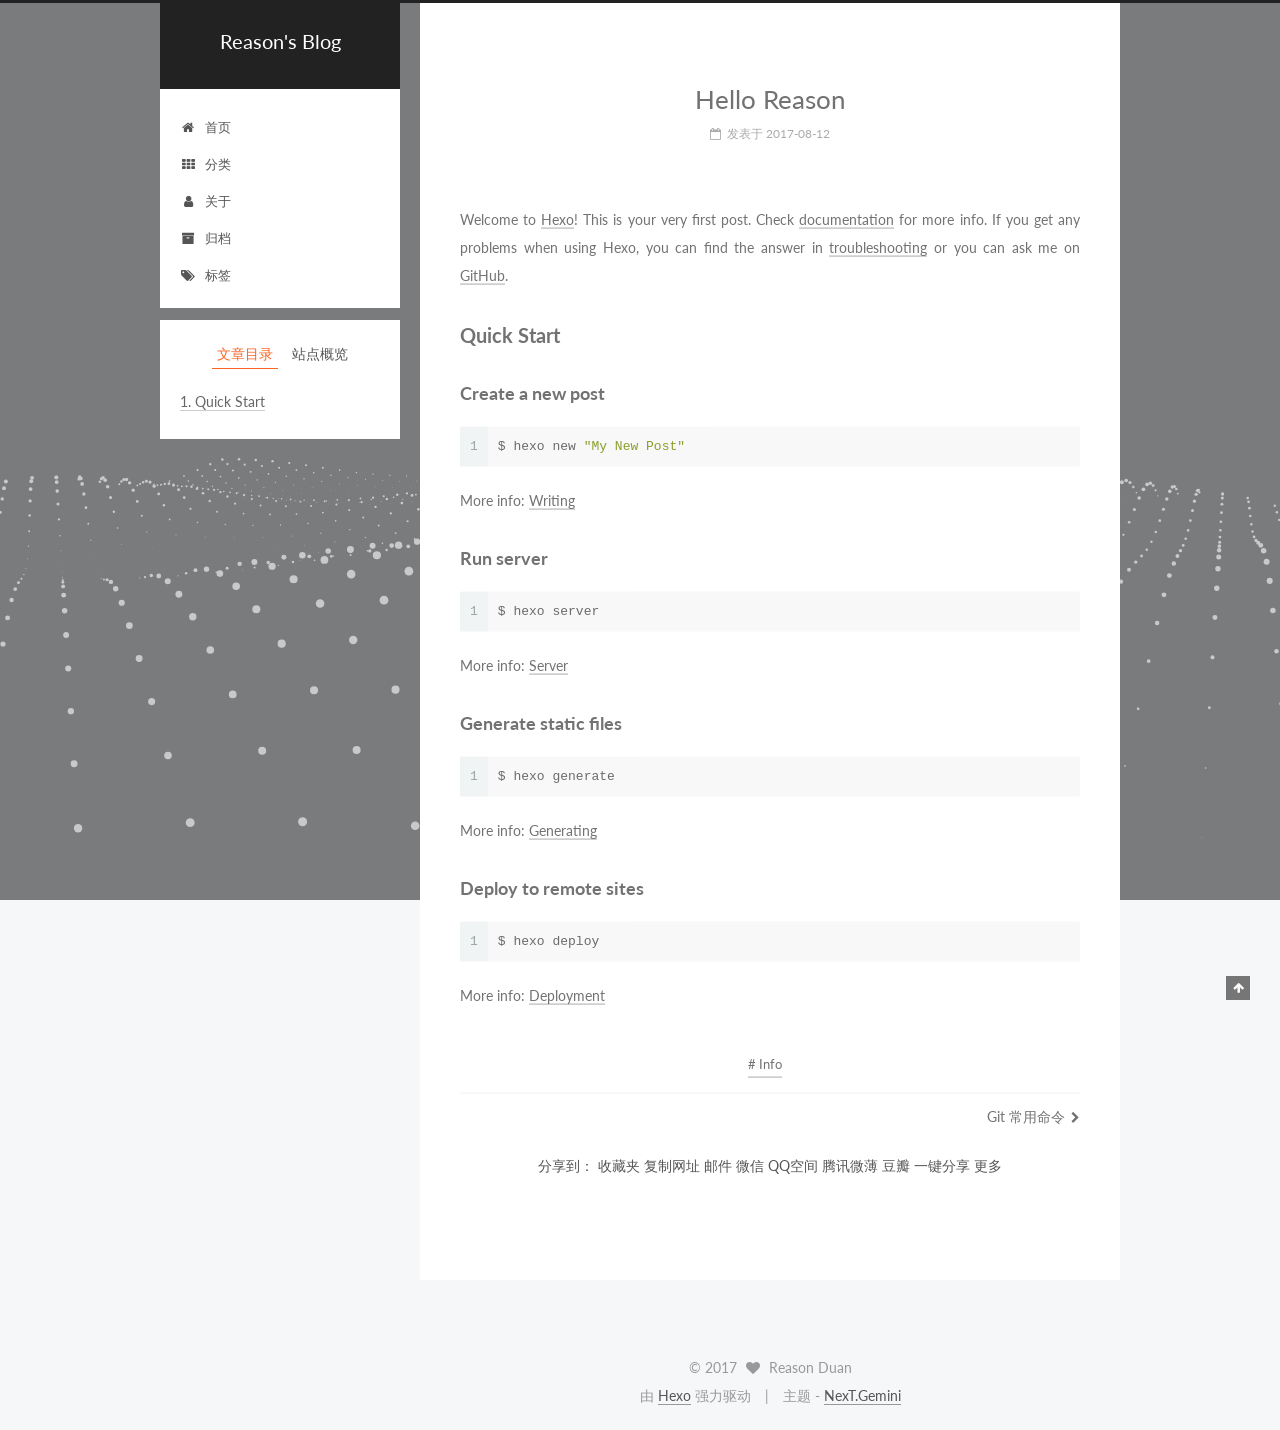
<file: 2017/08/12/hello-world/index.html>
<!DOCTYPE html>



  


<html class="theme-next gemini use-motion" lang="zh-Hans">
<head>
  <meta charset="UTF-8"/>
<meta http-equiv="X-UA-Compatible" content="IE=edge" />
<meta name="viewport" content="width=device-width, initial-scale=1, maximum-scale=1"/>
<meta name="theme-color" content="#222">









<meta http-equiv="Cache-Control" content="no-transform" />
<meta http-equiv="Cache-Control" content="no-siteapp" />















  
  
  <link href="/lib/fancybox/source/jquery.fancybox.css?v=2.1.5" rel="stylesheet" type="text/css" />




  
  
  
  

  
    
    
  

  

  

  

  

  
    
    
    <link href="//fonts.googleapis.com/css?family=Lato:300,300italic,400,400italic,700,700italic&subset=latin,latin-ext" rel="stylesheet" type="text/css">
  






<link href="/lib/font-awesome/css/font-awesome.min.css?v=4.6.2" rel="stylesheet" type="text/css" />

<link href="/css/main.css?v=5.1.2" rel="stylesheet" type="text/css" />


  <meta name="keywords" content="Info," />








  <link rel="shortcut icon" type="image/x-icon" href="/favicon.ico?v=5.1.2" />






<meta name="description" content="Welcome to Hexo! This is your very first post. Check documentation for more info. If you get any problems when using Hexo, you can find the answer in troubleshooting or you can ask me on GitHub.">
<meta name="keywords" content="Info">
<meta property="og:type" content="article">
<meta property="og:title" content="Hello Reason">
<meta property="og:url" content="http://yoursite.com/2017/08/12/hello-world/index.html">
<meta property="og:site_name" content="Reason&#39;s Blog">
<meta property="og:description" content="Welcome to Hexo! This is your very first post. Check documentation for more info. If you get any problems when using Hexo, you can find the answer in troubleshooting or you can ask me on GitHub.">
<meta property="og:locale" content="zh-Hans">
<meta property="og:updated_time" content="2017-08-12T07:52:34.606Z">
<meta name="twitter:card" content="summary">
<meta name="twitter:title" content="Hello Reason">
<meta name="twitter:description" content="Welcome to Hexo! This is your very first post. Check documentation for more info. If you get any problems when using Hexo, you can find the answer in troubleshooting or you can ask me on GitHub.">



<script type="text/javascript" id="hexo.configurations">
  var NexT = window.NexT || {};
  var CONFIG = {
    root: '/',
    scheme: 'Gemini',
    sidebar: {"position":"left","display":"post","offset":12,"offset_float":12,"b2t":false,"scrollpercent":false,"onmobile":false},
    fancybox: true,
    tabs: true,
    motion: true,
    duoshuo: {
      userId: '0',
      author: '博主'
    },
    algolia: {
      applicationID: '',
      apiKey: '',
      indexName: '',
      hits: {"per_page":10},
      labels: {"input_placeholder":"Search for Posts","hits_empty":"We didn't find any results for the search: ${query}","hits_stats":"${hits} results found in ${time} ms"}
    }
  };
</script>



  <link rel="canonical" href="http://yoursite.com/2017/08/12/hello-world/"/>





  <title>Hello Reason | Reason's Blog</title>
  








</head>

<body itemscope itemtype="http://schema.org/WebPage" lang="zh-Hans">

  
  
    
  

  <div class="container sidebar-position-left page-post-detail ">
    <div class="headband"></div>

    <header id="header" class="header" itemscope itemtype="http://schema.org/WPHeader">
      <div class="header-inner"><div class="site-brand-wrapper">
  <div class="site-meta ">
    

    <div class="custom-logo-site-title">
      <a href="/"  class="brand" rel="start">
        <span class="logo-line-before"><i></i></span>
        <span class="site-title">Reason's Blog</span>
        <span class="logo-line-after"><i></i></span>
      </a>
    </div>
      
        <p class="site-subtitle"></p>
      
  </div>

  <div class="site-nav-toggle">
    <button>
      <span class="btn-bar"></span>
      <span class="btn-bar"></span>
      <span class="btn-bar"></span>
    </button>
  </div>
</div>

<nav class="site-nav">
  

  
    <ul id="menu" class="menu">
      
        
        <li class="menu-item menu-item-home">
          <a href="/" rel="section">
            
              <i class="menu-item-icon fa fa-fw fa-home"></i> <br />
            
            首页
          </a>
        </li>
      
        
        <li class="menu-item menu-item-categories">
          <a href="/categories/" rel="section">
            
              <i class="menu-item-icon fa fa-fw fa-th"></i> <br />
            
            分类
          </a>
        </li>
      
        
        <li class="menu-item menu-item-about">
          <a href="/about/" rel="section">
            
              <i class="menu-item-icon fa fa-fw fa-user"></i> <br />
            
            关于
          </a>
        </li>
      
        
        <li class="menu-item menu-item-archives">
          <a href="/archives/" rel="section">
            
              <i class="menu-item-icon fa fa-fw fa-archive"></i> <br />
            
            归档
          </a>
        </li>
      
        
        <li class="menu-item menu-item-tags">
          <a href="/tags/" rel="section">
            
              <i class="menu-item-icon fa fa-fw fa-tags"></i> <br />
            
            标签
          </a>
        </li>
      

      
    </ul>
  

  
</nav>



 </div>
    </header>

    <main id="main" class="main">
      <div class="main-inner">
        <div class="content-wrap">
          <div id="content" class="content">
            

  <div id="posts" class="posts-expand">
    

  

  
  
  

  <article class="post post-type-normal" itemscope itemtype="http://schema.org/Article">
  
  
  
  <div class="post-block">
    <link itemprop="mainEntityOfPage" href="http://yoursite.com/2017/08/12/hello-world/">

    <span hidden itemprop="author" itemscope itemtype="http://schema.org/Person">
      <meta itemprop="name" content="Reason Duan">
      <meta itemprop="description" content="">
      <meta itemprop="image" content="/images/avatar.gif">
    </span>

    <span hidden itemprop="publisher" itemscope itemtype="http://schema.org/Organization">
      <meta itemprop="name" content="Reason's Blog">
    </span>

    
      <header class="post-header">

        
        
          <h1 class="post-title" itemprop="name headline">Hello Reason</h1>
        

        <div class="post-meta">
          <span class="post-time">
            
              <span class="post-meta-item-icon">
                <i class="fa fa-calendar-o"></i>
              </span>
              
                <span class="post-meta-item-text">发表于</span>
              
              <time title="创建于" itemprop="dateCreated datePublished" datetime="2017-08-12T09:34:52+08:00">
                2017-08-12
              </time>
            

            

            
          </span>

          

          
            
          

          
          

          

          

          

        </div>
      </header>
    

    
    
    
    <div class="post-body" itemprop="articleBody">

      
      

      
        <p>Welcome to <a href="https://hexo.io/" target="_blank" rel="external">Hexo</a>! This is your very first post. Check <a href="https://hexo.io/docs/" target="_blank" rel="external">documentation</a> for more info. If you get any problems when using Hexo, you can find the answer in <a href="https://hexo.io/docs/troubleshooting.html" target="_blank" rel="external">troubleshooting</a> or you can ask me on <a href="https://github.com/hexojs/hexo/issues" target="_blank" rel="external">GitHub</a>.<br><a id="more"></a></p>
<h2 id="Quick-Start"><a href="#Quick-Start" class="headerlink" title="Quick Start"></a>Quick Start</h2><h3 id="Create-a-new-post"><a href="#Create-a-new-post" class="headerlink" title="Create a new post"></a>Create a new post</h3><figure class="highlight bash"><table><tr><td class="gutter"><pre><div class="line">1</div></pre></td><td class="code"><pre><div class="line">$ hexo new <span class="string">"My New Post"</span></div></pre></td></tr></table></figure>
<p>More info: <a href="https://hexo.io/docs/writing.html" target="_blank" rel="external">Writing</a></p>
<h3 id="Run-server"><a href="#Run-server" class="headerlink" title="Run server"></a>Run server</h3><figure class="highlight bash"><table><tr><td class="gutter"><pre><div class="line">1</div></pre></td><td class="code"><pre><div class="line">$ hexo server</div></pre></td></tr></table></figure>
<p>More info: <a href="https://hexo.io/docs/server.html" target="_blank" rel="external">Server</a></p>
<h3 id="Generate-static-files"><a href="#Generate-static-files" class="headerlink" title="Generate static files"></a>Generate static files</h3><figure class="highlight bash"><table><tr><td class="gutter"><pre><div class="line">1</div></pre></td><td class="code"><pre><div class="line">$ hexo generate</div></pre></td></tr></table></figure>
<p>More info: <a href="https://hexo.io/docs/generating.html" target="_blank" rel="external">Generating</a></p>
<h3 id="Deploy-to-remote-sites"><a href="#Deploy-to-remote-sites" class="headerlink" title="Deploy to remote sites"></a>Deploy to remote sites</h3><figure class="highlight bash"><table><tr><td class="gutter"><pre><div class="line">1</div></pre></td><td class="code"><pre><div class="line">$ hexo deploy</div></pre></td></tr></table></figure>
<p>More info: <a href="https://hexo.io/docs/deployment.html" target="_blank" rel="external">Deployment</a></p>

      
    </div>
    
    
    

    

    

    

    <footer class="post-footer">
      
        <div class="post-tags">
          
            <a href="/tags/Info/" rel="tag"># Info</a>
          
        </div>
      

      
      
      

      
        <div class="post-nav">
          <div class="post-nav-next post-nav-item">
            
          </div>

          <span class="post-nav-divider"></span>

          <div class="post-nav-prev post-nav-item">
            
              <a href="/2017/08/12/git-command/" rel="prev" title="Git 常用命令">
                Git 常用命令 <i class="fa fa-chevron-right"></i>
              </a>
            
          </div>
        </div>
      

      
      
    </footer>
  </div>
  
  
  
  </article>



    <div class="post-spread">
      
        <!-- JiaThis Button BEGIN -->
<div class="jiathis_style">
<span class="jiathis_txt">分享到：</span>
<a class="jiathis_button_fav">收藏夹</a>
<a class="jiathis_button_copy">复制网址</a>
<a class="jiathis_button_email">邮件</a>
<a class="jiathis_button_weixin">微信</a>
<a class="jiathis_button_qzone">QQ空间</a>
<a class="jiathis_button_tqq">腾讯微薄</a>
<a class="jiathis_button_douban">豆瓣</a>
<a class="jiathis_button_share">一键分享</a>

<a href="http://www.jiathis.com/share?uid=2140465" class="jiathis jiathis_txt jiathis_separator jtico jtico_jiathis" target="_blank">更多</a>
<a class="jiathis_counter_style"></a>
</div>
<script type="text/javascript" >
var jiathis_config={
  data_track_clickback:true,
  summary:"",
  shortUrl:false,
  hideMore:false
}
</script>
<script type="text/javascript" src="http://v3.jiathis.com/code/jia.js?uid=" charset="utf-8"></script>
<!-- JiaThis Button END -->
      
    </div>
  </div>


          </div>
          


          
  <div class="comments" id="comments">
    
  </div>


        </div>
        
          
  
  <div class="sidebar-toggle">
    <div class="sidebar-toggle-line-wrap">
      <span class="sidebar-toggle-line sidebar-toggle-line-first"></span>
      <span class="sidebar-toggle-line sidebar-toggle-line-middle"></span>
      <span class="sidebar-toggle-line sidebar-toggle-line-last"></span>
    </div>
  </div>

  <aside id="sidebar" class="sidebar">
    
    <div class="sidebar-inner">

      

      
        <ul class="sidebar-nav motion-element">
          <li class="sidebar-nav-toc sidebar-nav-active" data-target="post-toc-wrap" >
            文章目录
          </li>
          <li class="sidebar-nav-overview" data-target="site-overview">
            站点概览
          </li>
        </ul>
      

      <section class="site-overview sidebar-panel">
        <div class="site-author motion-element" itemprop="author" itemscope itemtype="http://schema.org/Person">
          <img class="site-author-image" itemprop="image"
               src="/images/avatar.gif"
               alt="Reason Duan" />
          <p class="site-author-name" itemprop="name">Reason Duan</p>
           
              <p class="site-description motion-element" itemprop="description"></p>
          
        </div>
        <nav class="site-state motion-element">

          
            <div class="site-state-item site-state-posts">
              <a href="/archives/">
                <span class="site-state-item-count">3</span>
                <span class="site-state-item-name">日志</span>
              </a>
            </div>
          

          

          
            
            
            <div class="site-state-item site-state-tags">
              <a href="/tags/index.html">
                <span class="site-state-item-count">3</span>
                <span class="site-state-item-name">标签</span>
              </a>
            </div>
          

        </nav>

        

        <div class="links-of-author motion-element">
          
            
              <span class="links-of-author-item">
                <a href="https://github.com/ReasonDuan" target="_blank" title="GitHub">
                  
                    <i class="fa fa-fw fa-github"></i>
                  
                    
                      GitHub
                    
                </a>
              </span>
            
              <span class="links-of-author-item">
                <a href="http://www.weibo.com/3173550820/profile" target="_blank" title="微博">
                  
                    <i class="fa fa-fw fa-globe"></i>
                  
                    
                      微博
                    
                </a>
              </span>
            
          
        </div>

        
        

        
        

        


      </section>

      
      <!--noindex-->
        <section class="post-toc-wrap motion-element sidebar-panel sidebar-panel-active">
          <div class="post-toc">

            
              
            

            
              <div class="post-toc-content"><ol class="nav"><li class="nav-item nav-level-2"><a class="nav-link" href="#Quick-Start"><span class="nav-number">1.</span> <span class="nav-text">Quick Start</span></a><ol class="nav-child"><li class="nav-item nav-level-3"><a class="nav-link" href="#Create-a-new-post"><span class="nav-number">1.1.</span> <span class="nav-text">Create a new post</span></a></li><li class="nav-item nav-level-3"><a class="nav-link" href="#Run-server"><span class="nav-number">1.2.</span> <span class="nav-text">Run server</span></a></li><li class="nav-item nav-level-3"><a class="nav-link" href="#Generate-static-files"><span class="nav-number">1.3.</span> <span class="nav-text">Generate static files</span></a></li><li class="nav-item nav-level-3"><a class="nav-link" href="#Deploy-to-remote-sites"><span class="nav-number">1.4.</span> <span class="nav-text">Deploy to remote sites</span></a></li></ol></li></ol></div>
            

          </div>
        </section>
      <!--/noindex-->
      

      

    </div>
  </aside>


        
      </div>
    </main>

    <footer id="footer" class="footer">
      <div class="footer-inner">
        <div class="copyright" >
  
  &copy; 
  <span itemprop="copyrightYear">2017</span>
  <span class="with-love">
    <i class="fa fa-heart"></i>
  </span>
  <span class="author" itemprop="copyrightHolder">Reason Duan</span>
</div>


<div class="powered-by">
  由 <a class="theme-link" href="https://hexo.io">Hexo</a> 强力驱动
</div>

<div class="theme-info">
  主题 -
  <a class="theme-link" href="https://github.com/iissnan/hexo-theme-next">
    NexT.Gemini
  </a>
</div>


        







        
      </div>
    </footer>

    
      <div class="back-to-top">
        <i class="fa fa-arrow-up"></i>
        
      </div>
    

  </div>

  

<script type="text/javascript">
  if (Object.prototype.toString.call(window.Promise) !== '[object Function]') {
    window.Promise = null;
  }
</script>









  




  
  









  
  <script type="text/javascript" src="/lib/jquery/index.js?v=2.1.3"></script>

  
  <script type="text/javascript" src="/lib/fastclick/lib/fastclick.min.js?v=1.0.6"></script>

  
  <script type="text/javascript" src="/lib/jquery_lazyload/jquery.lazyload.js?v=1.9.7"></script>

  
  <script type="text/javascript" src="/lib/velocity/velocity.min.js?v=1.2.1"></script>

  
  <script type="text/javascript" src="/lib/velocity/velocity.ui.min.js?v=1.2.1"></script>

  
  <script type="text/javascript" src="/lib/fancybox/source/jquery.fancybox.pack.js?v=2.1.5"></script>

  
  <script type="text/javascript" src="/lib/three/three.min.js"></script>

  
  <script type="text/javascript" src="/lib/three/three-waves.min.js"></script>


  


  <script type="text/javascript" src="/js/src/utils.js?v=5.1.2"></script>

  <script type="text/javascript" src="/js/src/motion.js?v=5.1.2"></script>



  
  


  <script type="text/javascript" src="/js/src/affix.js?v=5.1.2"></script>

  <script type="text/javascript" src="/js/src/schemes/pisces.js?v=5.1.2"></script>



  
  <script type="text/javascript" src="/js/src/scrollspy.js?v=5.1.2"></script>
<script type="text/javascript" src="/js/src/post-details.js?v=5.1.2"></script>



  


  <script type="text/javascript" src="/js/src/bootstrap.js?v=5.1.2"></script>



  


  




	





  





  






  





  

  

  

  

  

  

</body>
</html>
</file>
<file: css/main.css>
/* normalize.css v3.0.2 | MIT License | git.io/normalize */
html {
  font-family: sans-serif; /* 1 */
  -ms-text-size-adjust: 100%; /* 2 */
  -webkit-text-size-adjust: 100%; /* 2 */
}
body {
  margin: 0;
}
article,
aside,
details,
figcaption,
figure,
footer,
header,
hgroup,
main,
menu,
nav,
section,
summary {
  display: block;
}
audio,
canvas,
progress,
video {
  display: inline-block; /* 1 */
  vertical-align: baseline; /* 2 */
}
audio:not([controls]) {
  display: none;
  height: 0;
}
[hidden],
template {
  display: none;
}
a {
  background-color: transparent;
}
a:active,
a:hover {
  outline: 0;
}
abbr[title] {
  border-bottom: 1px dotted;
}
b,
strong {
  font-weight: bold;
}
dfn {
  font-style: italic;
}
h1 {
  font-size: 2em;
  margin: 0.67em 0;
}
mark {
  background: #ff0;
  color: #000;
}
small {
  font-size: 80%;
}
sub,
sup {
  font-size: 75%;
  line-height: 0;
  position: relative;
  vertical-align: baseline;
}
sup {
  top: -0.5em;
}
sub {
  bottom: -0.25em;
}
img {
  border: 0;
}
svg:not(:root) {
  overflow: hidden;
}
figure {
  margin: 1em 40px;
}
hr {
  -moz-box-sizing: content-box;
  box-sizing: content-box;
  height: 0;
}
pre {
  overflow: auto;
}
code,
kbd,
pre,
samp {
  font-family: monospace, monospace;
  font-size: 1em;
}
button,
input,
optgroup,
select,
textarea {
  color: inherit; /* 1 */
  font: inherit; /* 2 */
  margin: 0; /* 3 */
}
button {
  overflow: visible;
}
button,
select {
  text-transform: none;
}
button,
html input[type="button"],
input[type="reset"],
input[type="submit"] {
  -webkit-appearance: button; /* 2 */
  cursor: pointer; /* 3 */
}
button[disabled],
html input[disabled] {
  cursor: default;
}
button::-moz-focus-inner,
input::-moz-focus-inner {
  border: 0;
  padding: 0;
}
input {
  line-height: normal;
}
input[type="checkbox"],
input[type="radio"] {
  box-sizing: border-box; /* 1 */
  padding: 0; /* 2 */
}
input[type="number"]::-webkit-inner-spin-button,
input[type="number"]::-webkit-outer-spin-button {
  height: auto;
}
input[type="search"] {
  -webkit-appearance: textfield; /* 1 */
  -moz-box-sizing: content-box;
  -webkit-box-sizing: content-box; /* 2 */
  box-sizing: content-box;
}
input[type="search"]::-webkit-search-cancel-button,
input[type="search"]::-webkit-search-decoration {
  -webkit-appearance: none;
}
fieldset {
  border: 1px solid #c0c0c0;
  margin: 0 2px;
  padding: 0.35em 0.625em 0.75em;
}
legend {
  border: 0; /* 1 */
  padding: 0; /* 2 */
}
textarea {
  overflow: auto;
}
optgroup {
  font-weight: bold;
}
table {
  border-collapse: collapse;
  border-spacing: 0;
}
td,
th {
  padding: 0;
}
::selection {
  background: #262a30;
  color: #fff;
}
body {
  position: relative;
  font-family: 'Lato', "PingFang SC", "Microsoft YaHei", sans-serif;
  font-size: 14px;
  line-height: 2;
  color: #555;
  background: #f5f7f9;
}
@media (max-width: 767px) {
  body {
    padding-right: 0 !important;
  }
}
@media (min-width: 768px) and (max-width: 991px) {
  body {
    padding-right: 0 !important;
  }
}
@media (min-width: 1600px) {
  body {
    font-size: 16px;
  }
}
h1,
h2,
h3,
h4,
h5,
h6 {
  margin: 0;
  padding: 0;
  font-weight: bold;
  line-height: 1.5;
  font-family: 'Lato', "PingFang SC", "Microsoft YaHei", sans-serif;
}
h2,
h3,
h4,
h5,
h6 {
  margin: 20px 0 15px;
}
h1 {
  font-size: 22px;
}
@media (max-width: 767px) {
  h1 {
    font-size: 18px;
  }
}
h2 {
  font-size: 20px;
}
@media (max-width: 767px) {
  h2 {
    font-size: 16px;
  }
}
h3 {
  font-size: 18px;
}
@media (max-width: 767px) {
  h3 {
    font-size: 14px;
  }
}
h4 {
  font-size: 16px;
}
@media (max-width: 767px) {
  h4 {
    font-size: 12px;
  }
}
h5 {
  font-size: 14px;
}
@media (max-width: 767px) {
  h5 {
    font-size: 10px;
  }
}
h6 {
  font-size: 12px;
}
@media (max-width: 767px) {
  h6 {
    font-size: 8px;
  }
}
p {
  margin: 0 0 20px 0;
}
a {
  color: #555;
  text-decoration: none;
  border-bottom: 1px solid #999;
  word-wrap: break-word;
}
a:hover {
  color: #222;
  border-bottom-color: #222;
}
blockquote {
  margin: 0;
  padding: 0;
}
img {
  display: block;
  margin: auto;
  max-width: 100%;
  height: auto;
}
hr {
  margin: 40px 0;
  height: 3px;
  border: none;
  background-color: #ddd;
  background-image: repeating-linear-gradient(-45deg, #fff, #fff 4px, transparent 4px, transparent 8px);
}
blockquote {
  padding: 0 15px;
  color: #666;
  border-left: 4px solid #ddd;
}
blockquote cite::before {
  content: "-";
  padding: 0 5px;
}
dt {
  font-weight: 700;
}
dd {
  margin: 0;
  padding: 0;
}
kbd {
  border: 1px solid #ccc;
  border-radius: 0.2em;
  box-shadow: 0.1em 0.1em 0.2em rgba(0,0,0,0.1);
  background-color: #f9f9f9;
  font-family: inherit;
  background-image: -webkit-linear-gradient(top, #eee, #fff, #eee);
  padding: 0.1em 0.3em;
  white-space: nowrap;
}
.text-left {
  text-align: left;
}
.text-center {
  text-align: center;
}
.text-right {
  text-align: right;
}
.text-justify {
  text-align: justify;
}
.text-nowrap {
  white-space: nowrap;
}
.text-lowercase {
  text-transform: lowercase;
}
.text-uppercase {
  text-transform: uppercase;
}
.text-capitalize {
  text-transform: capitalize;
}
.center-block {
  display: block;
  margin-left: auto;
  margin-right: auto;
}
.clearfix:before,
.clearfix:after {
  content: " ";
  display: table;
}
.clearfix:after {
  clear: both;
}
.pullquote {
  width: 45%;
}
.pullquote.left {
  float: left;
  margin-left: 5px;
  margin-right: 10px;
}
.pullquote.right {
  float: right;
  margin-left: 10px;
  margin-right: 5px;
}
.affix.affix.affix {
  position: fixed;
}
.translation {
  margin-top: -20px;
  font-size: 14px;
  color: #999;
}
.scrollbar-measure {
  width: 100px;
  height: 100px;
  overflow: scroll;
  position: absolute;
  top: -9999px;
}
.use-motion .motion-element {
  opacity: 0;
}
table {
  margin: 20px 0;
  width: 100%;
  border-collapse: collapse;
  border-spacing: 0;
  border: 1px solid #ddd;
  font-size: 14px;
  table-layout: fixed;
  word-wrap: break-all;
}
table>tbody>tr:nth-of-type(odd) {
  background-color: #f9f9f9;
}
table>tbody>tr:hover {
  background-color: #f5f5f5;
}
caption,
th,
td {
  padding: 8px;
  text-align: left;
  vertical-align: middle;
  font-weight: normal;
}
th,
td {
  border-bottom: 3px solid #ddd;
  border-right: 1px solid #eee;
}
th {
  padding-bottom: 10px;
  font-weight: 700;
}
td {
  border-bottom-width: 1px;
}
html,
body {
  height: 100%;
}
.container {
  position: relative;
  min-height: 100%;
}
.header-inner {
  margin: 0 auto;
  padding: 100px 0 70px;
  width: 700px;
}
@media (min-width: 1600px) {
  .container .header-inner {
    width: 900px;
  }
}
.main {
  padding-bottom: 150px;
}
.main-inner {
  margin: 0 auto;
  width: 700px;
}
@media (min-width: 1600px) {
  .container .main-inner {
    width: 900px;
  }
}
.footer {
  position: absolute;
  left: 0;
  bottom: 0;
  width: 100%;
  min-height: 50px;
}
.footer-inner {
  box-sizing: border-box;
  margin: 20px auto;
  width: 700px;
}
@media (min-width: 1600px) {
  .container .footer-inner {
    width: 900px;
  }
}
pre,
.highlight {
  overflow: auto;
  margin: 20px 0;
  padding: 0;
  font-size: 13px;
  color: #4d4d4c;
  background: #f7f7f7;
  line-height: 1.6;
}
pre,
code {
  font-family: consolas, Menlo, "PingFang SC", "Microsoft YaHei", monospace;
}
code {
  padding: 2px 4px;
  word-wrap: break-word;
  color: #555;
  background: #eee;
  border-radius: 3px;
  font-size: 13px;
}
pre code {
  padding: 0;
  color: #4d4d4c;
  background: none;
  text-shadow: none;
}
.highlight {
  border-radius: 1px;
}
.highlight pre {
  border: none;
  margin: 0;
  padding: 10px 0;
}
.highlight table {
  margin: 0;
  width: auto;
  border: none;
}
.highlight td {
  border: none;
  padding: 0;
}
.highlight figcaption {
  font-size: 1em;
  color: #4d4d4c;
  line-height: 1em;
  margin-bottom: 1em;
}
.highlight figcaption:before,
.highlight figcaption:after {
  content: " ";
  display: table;
}
.highlight figcaption:after {
  clear: both;
}
.highlight figcaption a {
  float: right;
  color: #4d4d4c;
}
.highlight figcaption a:hover {
  border-bottom-color: #4d4d4c;
}
.highlight .gutter pre {
  padding-left: 10px;
  padding-right: 10px;
  color: #869194;
  text-align: right;
  background-color: #eff2f3;
}
.highlight .code pre {
  width: 100%;
  padding-left: 10px;
  padding-right: 10px;
  background-color: #f7f7f7;
}
.highlight .line {
  height: 20px;
}
.gutter {
  -webkit-user-select: none;
  -moz-user-select: none;
  -ms-user-select: none;
  user-select: none;
}
.gist table {
  width: auto;
}
.gist table td {
  border: none;
}
pre .deletion {
  background: #fdd;
}
pre .addition {
  background: #dfd;
}
pre .meta {
  color: #8959a8;
}
pre .comment {
  color: #8e908c;
}
pre .variable,
pre .attribute,
pre .tag,
pre .regexp,
pre .ruby .constant,
pre .xml .tag .title,
pre .xml .pi,
pre .xml .doctype,
pre .html .doctype,
pre .css .id,
pre .css .class,
pre .css .pseudo {
  color: #c82829;
}
pre .number,
pre .preprocessor,
pre .built_in,
pre .literal,
pre .params,
pre .constant,
pre .command {
  color: #f5871f;
}
pre .ruby .class .title,
pre .css .rules .attribute,
pre .string,
pre .value,
pre .inheritance,
pre .header,
pre .ruby .symbol,
pre .xml .cdata,
pre .special,
pre .number,
pre .formula {
  color: #718c00;
}
pre .title,
pre .css .hexcolor {
  color: #3e999f;
}
pre .function,
pre .python .decorator,
pre .python .title,
pre .ruby .function .title,
pre .ruby .title .keyword,
pre .perl .sub,
pre .javascript .title,
pre .coffeescript .title {
  color: #4271ae;
}
pre .keyword,
pre .javascript .function {
  color: #8959a8;
}
.full-image.full-image.full-image {
  border: none;
  max-width: 100%;
  width: auto;
  margin: 20px auto;
}
@media (min-width: 992px) {
  .full-image.full-image.full-image {
    max-width: none;
    width: 118%;
    margin: 0 -9%;
  }
}
.blockquote-center,
.page-home .post-type-quote blockquote,
.page-post-detail .post-type-quote blockquote {
  position: relative;
  margin: 40px 0;
  padding: 0;
  border-left: none;
  text-align: center;
}
.blockquote-center::before,
.page-home .post-type-quote blockquote::before,
.page-post-detail .post-type-quote blockquote::before,
.blockquote-center::after,
.page-home .post-type-quote blockquote::after,
.page-post-detail .post-type-quote blockquote::after {
  position: absolute;
  content: ' ';
  display: block;
  width: 100%;
  height: 24px;
  opacity: 0.2;
  background-repeat: no-repeat;
  background-position: 0 -6px;
  background-size: 22px 22px;
}
.blockquote-center::before,
.page-home .post-type-quote blockquote::before,
.page-post-detail .post-type-quote blockquote::before {
  top: -20px;
  background-image: url("../images/quote-l.svg");
  border-top: 1px solid #ccc;
}
.blockquote-center::after,
.page-home .post-type-quote blockquote::after,
.page-post-detail .post-type-quote blockquote::after {
  bottom: -20px;
  background-image: url("../images/quote-r.svg");
  border-bottom: 1px solid #ccc;
  background-position: 100% 8px;
}
.blockquote-center p,
.page-home .post-type-quote blockquote p,
.page-post-detail .post-type-quote blockquote p,
.blockquote-center div,
.page-home .post-type-quote blockquote div,
.page-post-detail .post-type-quote blockquote div {
  text-align: center;
}
.post .post-body .group-picture img {
  box-sizing: border-box;
  padding: 0 3px;
  border: none;
}
.post .group-picture-row {
  overflow: hidden;
  margin-top: 6px;
}
.post .group-picture-row:first-child {
  margin-top: 0;
}
.post .group-picture-column {
  float: left;
}
.page-post-detail .post-body .group-picture-column {
  float: none;
  margin-top: 10px;
  width: auto !important;
}
.page-post-detail .post-body .group-picture-column img {
  margin: 0 auto;
}
.page-archive .group-picture-container {
  overflow: hidden;
}
.page-archive .group-picture-row {
  float: left;
}
.page-archive .group-picture-row:first-child {
  margin-top: 6px;
}
.page-archive .group-picture-column {
  max-width: 150px;
  max-height: 150px;
}
.post-body .note {
  position: relative;
  padding: 15px;
  margin-bottom: 20px;
  border: 1px solid #eee;
  border-left-width: 5px;
  border-radius: 3px;
}
.post-body .note h2,
.post-body .note h3,
.post-body .note h4,
.post-body .note h5,
.post-body .note h6 {
  margin-top: 0;
  margin-bottom: 0;
  border-bottom: initial;
  padding-top: 0 !important;
}
.post-body .note p:first-child,
.post-body .note ul:first-child,
.post-body .note ol:first-child,
.post-body .note table:first-child,
.post-body .note pre:first-child,
.post-body .note blockquote:first-child {
  margin-top: 0;
}
.post-body .note p:last-child,
.post-body .note ul:last-child,
.post-body .note ol:last-child,
.post-body .note table:last-child,
.post-body .note pre:last-child,
.post-body .note blockquote:last-child {
  margin-bottom: 0;
}
.post-body .note.default {
  border-left-color: #777;
}
.post-body .note.default h2,
.post-body .note.default h3,
.post-body .note.default h4,
.post-body .note.default h5,
.post-body .note.default h6 {
  color: #777;
}
.post-body .note.primary {
  border-left-color: #6f42c1;
}
.post-body .note.primary h2,
.post-body .note.primary h3,
.post-body .note.primary h4,
.post-body .note.primary h5,
.post-body .note.primary h6 {
  color: #6f42c1;
}
.post-body .note.info {
  border-left-color: #428bca;
}
.post-body .note.info h2,
.post-body .note.info h3,
.post-body .note.info h4,
.post-body .note.info h5,
.post-body .note.info h6 {
  color: #428bca;
}
.post-body .note.success {
  border-left-color: #5cb85c;
}
.post-body .note.success h2,
.post-body .note.success h3,
.post-body .note.success h4,
.post-body .note.success h5,
.post-body .note.success h6 {
  color: #5cb85c;
}
.post-body .note.warning {
  border-left-color: #f0ad4e;
}
.post-body .note.warning h2,
.post-body .note.warning h3,
.post-body .note.warning h4,
.post-body .note.warning h5,
.post-body .note.warning h6 {
  color: #f0ad4e;
}
.post-body .note.danger {
  border-left-color: #d9534f;
}
.post-body .note.danger h2,
.post-body .note.danger h3,
.post-body .note.danger h4,
.post-body .note.danger h5,
.post-body .note.danger h6 {
  color: #d9534f;
}
.post-body .label {
  display: inline;
  padding: 0 2px;
  white-space: nowrap;
}
.post-body .label.default {
  background-color: #f0f0f0;
}
.post-body .label.primary {
  background-color: #efe6f7;
}
.post-body .label.info {
  background-color: #e5f2f8;
}
.post-body .label.success {
  background-color: #e7f4e9;
}
.post-body .label.warning {
  background-color: #fcf6e1;
}
.post-body .label.danger {
  background-color: #fae8eb;
}
.post-body .tabs {
  position: relative;
  display: block;
  margin-bottom: 20px;
  padding-top: 10px;
}
.post-body .tabs ul.nav-tabs {
  margin: 0;
  padding: 0;
  display: flex;
  margin-bottom: -1px;
}
@media (max-width: 413px) {
  .post-body .tabs ul.nav-tabs {
    display: block;
    margin-bottom: 5px;
  }
}
.post-body .tabs ul.nav-tabs li.tab {
  list-style-type: none !important;
  margin: 0 0.25em 0 0;
  border-top: 3px solid transparent;
  border-left: 1px solid transparent;
  border-right: 1px solid transparent;
}
@media (max-width: 413px) {
  .post-body .tabs ul.nav-tabs li.tab {
    margin: initial;
    border-top: 1px solid transparent;
    border-left: 3px solid transparent;
    border-right: 1px solid transparent;
    border-bottom: 1px solid transparent;
  }
}
.post-body .tabs ul.nav-tabs li.tab a {
  outline: 0;
  border-bottom: initial;
  display: block;
  line-height: 1.8em;
  padding: 0.25em 0.75em;
  transition-duration: 0.2s;
  transition-timing-function: ease-out;
  transition-delay: 0s;
}
.post-body .tabs ul.nav-tabs li.tab a i {
  width: 1.285714285714286em;
}
.post-body .tabs ul.nav-tabs li.tab.active {
  border-top: 3px solid #fc6423;
  border-left: 1px solid #ddd;
  border-right: 1px solid #ddd;
  background-color: #fff;
}
@media (max-width: 413px) {
  .post-body .tabs ul.nav-tabs li.tab.active {
    border-top: 1px solid #ddd;
    border-left: 3px solid #fc6423;
    border-right: 1px solid #ddd;
    border-bottom: 1px solid #ddd;
  }
}
.post-body .tabs ul.nav-tabs li.tab.active a {
  cursor: default;
  color: #555;
}
.post-body .tabs .tab-content {
  background-color: #fff;
}
.post-body .tabs .tab-content .tab-pane {
  border: 1px solid #ddd;
  padding: 20px 20px 0 20px;
}
.post-body .tabs .tab-content .tab-pane:not(.active) {
  display: none !important;
}
.post-body .tabs .tab-content .tab-pane.active {
  display: block !important;
}
.btn {
  display: inline-block;
  padding: 0 20px;
  font-size: 14px;
  color: #fff;
  background: #222;
  border: 2px solid #555;
  text-decoration: none;
  border-radius: 0;
  transition-property: background-color;
  transition-duration: 0.2s;
  transition-timing-function: ease-in-out;
  transition-delay: 0s;
}
.btn:hover,
.post-button .btn:hover {
  border-color: #222;
  color: #fff;
  background: #222;
}
.btn-bar {
  display: block;
  width: 22px;
  height: 2px;
  background: #555;
  border-radius: 1px;
}
.btn-bar+.btn-bar {
  margin-top: 4px;
}
.pagination {
  margin: 120px 0 40px;
  text-align: center;
  border-top: 1px solid #eee;
}
.page-number-basic,
.pagination .prev,
.pagination .next,
.pagination .page-number,
.pagination .space {
  display: inline-block;
  position: relative;
  top: -1px;
  margin: 0 10px;
  padding: 0 10px;
  line-height: 30px;
}
@media (max-width: 767px) {
  .page-number-basic,
  .pagination .prev,
  .pagination .next,
  .pagination .page-number,
  .pagination .space {
    margin: 0 5px;
  }
}
.pagination .prev,
.pagination .next,
.pagination .page-number {
  border-bottom: 0;
  border-top: 1px solid #eee;
  transition-property: border-color;
  transition-duration: 0.2s;
  transition-timing-function: ease-in-out;
  transition-delay: 0s;
}
.pagination .prev:hover,
.pagination .next:hover,
.pagination .page-number:hover {
  border-top-color: #222;
}
.pagination .space {
  padding: 0;
  margin: 0;
}
.pagination .prev {
  margin-left: 0;
}
.pagination .next {
  margin-right: 0;
}
.pagination .page-number.current {
  color: #fff;
  background: #ccc;
  border-top-color: #ccc;
}
@media (max-width: 767px) {
  .pagination {
    border-top: none;
  }
  .pagination .prev,
  .pagination .next,
  .pagination .page-number {
    margin-bottom: 10px;
    border-top: 0;
    border-bottom: 1px solid #eee;
  }
  .pagination .prev:hover,
  .pagination .next:hover,
  .pagination .page-number:hover {
    border-bottom-color: #222;
  }
}
.comments {
  margin: 60px 20px 0;
}
.tag-cloud {
  text-align: center;
}
.tag-cloud a {
  display: inline-block;
  margin: 10px;
}
.back-to-top {
  box-sizing: border-box;
  position: fixed;
  bottom: -100px;
  right: 30px;
  z-index: 1050;
  padding: 0 6px;
  width: 24px;
  background: #222;
  font-size: 12px;
  opacity: 0.6;
  color: #fff;
  cursor: pointer;
  text-align: center;
  -webkit-transform: translateZ(0);
  transition-property: bottom;
  transition-duration: 0.2s;
  transition-timing-function: ease-in-out;
  transition-delay: 0s;
}
@media (min-width: 768px) and (max-width: 991px) {
  .back-to-top {
    display: none !important;
  }
}
@media (max-width: 767px) {
  .back-to-top {
    display: none !important;
  }
}
.back-to-top.back-to-top-on {
  bottom: 30px;
}
.header {
  background: transparent;
}
.header-inner {
  position: relative;
}
.headband {
  height: 3px;
  background: #222;
}
.site-meta {
  margin: 0;
  text-align: center;
}
@media (max-width: 767px) {
  .site-meta {
    text-align: center;
  }
}
.brand {
  position: relative;
  display: inline-block;
  padding: 0 40px;
  color: #fff;
  background: #222;
  border-bottom: none;
}
.brand:hover {
  color: #fff;
}
.logo {
  display: inline-block;
  margin-right: 5px;
  line-height: 36px;
  vertical-align: top;
}
.site-title {
  display: inline-block;
  vertical-align: top;
  line-height: 36px;
  font-size: 20px;
  font-weight: normal;
  font-family: 'Lato', "PingFang SC", "Microsoft YaHei", sans-serif;
}
.site-subtitle {
  margin-top: 10px;
  font-size: 13px;
  color: #ddd;
}
.use-motion .brand {
  opacity: 0;
}
.use-motion .logo,
.use-motion .site-title,
.use-motion .site-subtitle {
  opacity: 0;
  position: relative;
  top: -10px;
}
.site-nav-toggle {
  display: none;
  position: absolute;
  top: 10px;
  left: 10px;
}
@media (max-width: 767px) {
  .site-nav-toggle {
    display: block;
  }
}
.site-nav-toggle button {
  margin-top: 2px;
  padding: 9px 10px;
  background: transparent;
  border: none;
}
@media (max-width: 767px) {
  .site-nav {
    display: none;
    margin: 0 -10px;
    padding: 0 10px;
    clear: both;
    border-top: 1px solid #ddd;
  }
}
@media (min-width: 768px) and (max-width: 991px) {
  .site-nav {
    display: block !important;
  }
}
@media (min-width: 992px) {
  .site-nav {
    display: block !important;
  }
}
.menu {
  margin-top: 20px;
  padding-left: 0;
  text-align: center;
}
.menu .menu-item {
  display: inline-block;
  margin: 0 10px;
  list-style: none;
}
@media screen and (max-width: 767px) {
  .menu .menu-item {
    margin-top: 10px;
  }
}
.menu .menu-item a {
  display: block;
  font-size: 13px;
  line-height: inherit;
  border-bottom: 1px solid transparent;
  transition-property: border-color;
  transition-duration: 0.2s;
  transition-timing-function: ease-in-out;
  transition-delay: 0s;
}
.menu .menu-item a:hover,
.menu-item-active a {
  border-bottom-color: #222;
}
.menu .menu-item .fa {
  margin-right: 5px;
}
.use-motion .menu-item {
  opacity: 0;
}
.post-body {
  font-family: 'Lato', "PingFang SC", "Microsoft YaHei", sans-serif;
}
@media (max-width: 767px) {
  .post-body {
    word-break: break-word;
  }
}
.post-body .fancybox img {
  display: block !important;
  margin: 0 auto;
  cursor: pointer;
  cursor: zoom-in;
  cursor: -webkit-zoom-in;
}
.post-body .image-caption,
.post-body .figure .caption {
  margin: 10px auto 15px;
  text-align: center;
  font-size: 14px;
  color: #999;
  font-weight: bold;
  line-height: 1;
}
.post-sticky-flag {
  display: inline-block;
  font-size: 16px;
  -ms-transform: rotate(30deg);
  -webkit-transform: rotate(30deg);
  -moz-transform: rotate(30deg);
  -ms-transform: rotate(30deg);
  -o-transform: rotate(30deg);
  transform: rotate(30deg);
}
.posts-expand {
  padding-top: 40px;
}
@media (max-width: 767px) {
  .posts-expand {
    margin: 0 20px;
  }
  .post-body pre {
    padding: 10px;
  }
  .post-body pre .gutter pre {
    padding-right: 10px;
  }
  .post-body .highlight {
    margin-left: 0px;
    margin-right: 0px;
    padding: 0;
  }
  .post-body .highlight .gutter pre {
    padding-right: 10px;
  }
}
@media (min-width: 992px) {
  .posts-expand .post-body {
    text-align: justify;
  }
}
.posts-expand .post-body h2,
.posts-expand .post-body h3,
.posts-expand .post-body h4,
.posts-expand .post-body h5,
.posts-expand .post-body h6 {
  padding-top: 10px;
}
.posts-expand .post-body h2 .header-anchor,
.posts-expand .post-body h3 .header-anchor,
.posts-expand .post-body h4 .header-anchor,
.posts-expand .post-body h5 .header-anchor,
.posts-expand .post-body h6 .header-anchor {
  float: right;
  margin-left: 10px;
  color: #ccc;
  border-bottom-style: none;
  visibility: hidden;
}
.posts-expand .post-body h2 .header-anchor:hover,
.posts-expand .post-body h3 .header-anchor:hover,
.posts-expand .post-body h4 .header-anchor:hover,
.posts-expand .post-body h5 .header-anchor:hover,
.posts-expand .post-body h6 .header-anchor:hover {
  color: inherit;
}
.posts-expand .post-body h2:hover .header-anchor,
.posts-expand .post-body h3:hover .header-anchor,
.posts-expand .post-body h4:hover .header-anchor,
.posts-expand .post-body h5:hover .header-anchor,
.posts-expand .post-body h6:hover .header-anchor {
  visibility: visible;
}
.posts-expand .post-body ul li {
  list-style: circle;
}
.posts-expand .post-body img {
  box-sizing: border-box;
  margin: auto;
  padding: 3px;
  border: 1px solid #ddd;
}
.posts-expand .fancybox img {
  margin: 0 auto;
}
@media (max-width: 767px) {
  .posts-collapse {
    margin: 0 20px;
  }
  .posts-collapse .post-title,
  .posts-collapse .post-meta {
    display: block;
    width: auto;
    text-align: left;
  }
}
.posts-collapse {
  position: relative;
  z-index: 1010;
  margin-left: 55px;
}
.posts-collapse::after {
  content: " ";
  position: absolute;
  top: 20px;
  left: 0;
  margin-left: -2px;
  width: 4px;
  height: 100%;
  background: #f5f5f5;
  z-index: -1;
}
@media (max-width: 767px) {
  .posts-collapse {
    margin: 0 20px;
  }
}
.posts-collapse .collection-title {
  position: relative;
  margin: 60px 0;
}
.posts-collapse .collection-title h1,
.posts-collapse .collection-title h2 {
  margin-left: 20px;
}
.posts-collapse .collection-title small {
  color: #bbb;
  margin-left: 5px;
}
.posts-collapse .collection-title::before {
  content: " ";
  position: absolute;
  left: 0;
  top: 50%;
  margin-left: -4px;
  margin-top: -4px;
  width: 8px;
  height: 8px;
  background: #bbb;
  border-radius: 50%;
}
.posts-collapse .post {
  margin: 30px 0;
}
.posts-collapse .post-header {
  position: relative;
  transition-duration: 0.2s;
  transition-timing-function: ease-in-out;
  transition-delay: 0s;
  transition-property: border;
  border-bottom: 1px dashed #ccc;
}
.posts-collapse .post-header::before {
  content: " ";
  position: absolute;
  left: 0;
  top: 12px;
  width: 6px;
  height: 6px;
  margin-left: -4px;
  background: #bbb;
  border-radius: 50%;
  border: 1px solid #fff;
  transition-duration: 0.2s;
  transition-timing-function: ease-in-out;
  transition-delay: 0s;
  transition-property: background;
}
.posts-collapse .post-header:hover {
  border-bottom-color: #666;
}
.posts-collapse .post-header:hover::before {
  background: #222;
}
.posts-collapse .post-meta {
  position: absolute;
  font-size: 12px;
  left: 20px;
  top: 5px;
}
.posts-collapse .post-comments-count {
  display: none;
}
.posts-collapse .post-title {
  margin-left: 60px;
  font-size: 16px;
  font-weight: normal;
  line-height: inherit;
}
.posts-collapse .post-title::after {
  margin-left: 3px;
  opacity: 0.6;
}
.posts-collapse .post-title a {
  color: #666;
  border-bottom: none;
}
.page-home .post-type-quote .post-header,
.page-post-detail .post-type-quote .post-header,
.page-home .post-type-quote .post-tags,
.page-post-detail .post-type-quote .post-tags {
  display: none;
}
.posts-expand .post-title {
  font-size: 26px;
  text-align: center;
  word-break: break-word;
  font-weight: 400;
}
@media (max-width: 767px) {
  .posts-expand .post-title {
    font-size: 22px;
  }
}
.posts-expand .post-title-link {
  display: inline-block;
  position: relative;
  color: #555;
  border-bottom: none;
  line-height: 1.2;
  vertical-align: top;
}
.posts-expand .post-title-link::before {
  content: "";
  position: absolute;
  width: 100%;
  height: 2px;
  bottom: 0;
  left: 0;
  background-color: #000;
  visibility: hidden;
  -webkit-transform: scaleX(0);
  -moz-transform: scaleX(0);
  -ms-transform: scaleX(0);
  -o-transform: scaleX(0);
  transform: scaleX(0);
  transition-duration: 0.2s;
  transition-timing-function: ease-in-out;
  transition-delay: 0s;
}
.posts-expand .post-title-link:hover::before {
  visibility: visible;
  -webkit-transform: scaleX(1);
  -moz-transform: scaleX(1);
  -ms-transform: scaleX(1);
  -o-transform: scaleX(1);
  transform: scaleX(1);
}
.posts-expand .post-title-link .fa {
  font-size: 16px;
}
.posts-expand .post-meta {
  margin: 3px 0 60px 0;
  color: #999;
  font-family: 'Lato', "PingFang SC", "Microsoft YaHei", sans-serif;
  font-size: 12px;
  text-align: center;
}
.posts-expand .post-meta .post-category-list {
  display: inline-block;
  margin: 0;
  padding: 3px;
}
.posts-expand .post-meta .post-category-list-link {
  color: #999;
}
.posts-expand .post-meta .post-description {
  font-size: 14px;
  margin-top: 2px;
}
.post-wordcount {
  display: inline-block;
}
.post-meta-divider {
  margin: 0 0.5em;
}
.post-meta-item-icon {
  margin-right: 3px;
}
@media (min-width: 768px) and (max-width: 991px) {
  .post-meta-item-icon {
    display: inline-block;
  }
}
@media (max-width: 767px) {
  .post-meta-item-icon {
    display: inline-block;
  }
}
@media (min-width: 768px) and (max-width: 991px) {
  .post-meta-item-text {
    display: none;
  }
}
@media (max-width: 767px) {
  .post-meta-item-text {
    display: none;
  }
}
@media (max-width: 767px) {
  .posts-expand .post-comments-count {
    display: none;
  }
}
.post-button {
  margin-top: 50px;
}
.post-button .btn {
  color: #555;
  font-size: 14px;
  background: #fff;
  border-radius: 2px;
  line-height: 2;
  margin: 0 4px 8px 4px;
}
.post-button .fa-fw {
  width: 1.285714285714286em;
  text-align: left;
}
.posts-expand .post-tags {
  margin-top: 40px;
  text-align: center;
}
.posts-expand .post-tags a {
  display: inline-block;
  margin-right: 10px;
  font-size: 13px;
}
.post-nav {
  display: table;
  margin-top: 15px;
  width: 100%;
  border-top: 1px solid #eee;
}
.post-nav-divider {
  display: table-cell;
  width: 10%;
}
.post-nav-item {
  display: table-cell;
  padding: 10px 0 0 0;
  width: 45%;
  vertical-align: top;
}
.post-nav-item a {
  position: relative;
  display: block;
  line-height: 25px;
  font-size: 14px;
  color: #555;
  border-bottom: none;
}
.post-nav-item a:hover {
  color: #222;
  border-bottom: none;
}
.post-nav-item a:active {
  top: 2px;
}
.post-nav-item .fa {
  position: absolute;
  top: 8px;
  left: 0;
  font-size: 12px;
}
.post-nav-next a {
  padding-left: 15px;
}
.post-nav-prev {
  text-align: right;
}
.post-nav-prev a {
  padding-right: 15px;
}
.post-nav-prev .fa {
  right: 0;
  left: auto;
}
.posts-expand .post-eof {
  display: block;
  margin: 80px auto 60px;
  width: 8%;
  height: 1px;
  background: #ccc;
  text-align: center;
}
.post:last-child .post-eof.post-eof.post-eof {
  display: none;
}
.post-gallery {
  display: table;
  table-layout: fixed;
  width: 100%;
  border-collapse: separate;
}
.post-gallery-row {
  display: table-row;
}
.post-gallery .post-gallery-img {
  display: table-cell;
  text-align: center;
  vertical-align: middle;
  border: none;
}
.post-gallery .post-gallery-img img {
  max-width: 100%;
  max-height: 100%;
  border: none;
}
.fancybox-close,
.fancybox-close:hover {
  border: none;
}
.rtl.post-body p,
.rtl.post-body a,
.rtl.post-body h1,
.rtl.post-body h2,
.rtl.post-body h3,
.rtl.post-body h4,
.rtl.post-body h5,
.rtl.post-body h6,
.rtl.post-body li,
.rtl.post-body ul,
.rtl.post-body ol {
  direction: rtl;
  font-family: UKIJ Ekran;
}
.rtl.post-title {
  font-family: UKIJ Ekran;
}
.sidebar {
  position: fixed;
  right: 0;
  top: 0;
  bottom: 0;
  width: 0;
  z-index: 1040;
  box-shadow: inset 0 2px 6px #000;
  background: #222;
  -webkit-transform: translateZ(0);
}
.sidebar a {
  color: #999;
  border-bottom-color: #555;
}
.sidebar a:hover {
  color: #eee;
}
@media (min-width: 768px) and (max-width: 991px) {
  .sidebar {
    display: none !important;
  }
}
@media (max-width: 767px) {
  .sidebar {
    display: none !important;
  }
}
.sidebar-inner {
  position: relative;
  padding: 20px 10px;
  color: #999;
  text-align: center;
}
.sidebar-toggle {
  position: fixed;
  right: 30px;
  bottom: 45px;
  width: 14px;
  height: 14px;
  padding: 5px;
  background: #222;
  line-height: 0;
  z-index: 1050;
  cursor: pointer;
  -webkit-transform: translateZ(0);
}
@media (min-width: 768px) and (max-width: 991px) {
  .sidebar-toggle {
    display: none !important;
  }
}
@media (max-width: 767px) {
  .sidebar-toggle {
    display: none !important;
  }
}
.sidebar-toggle-line {
  position: relative;
  display: inline-block;
  vertical-align: top;
  height: 2px;
  width: 100%;
  background: #fff;
  margin-top: 3px;
}
.sidebar-toggle-line:first-child {
  margin-top: 0;
}
.site-author-image {
  display: block;
  margin: 0 auto;
  padding: 2px;
  max-width: 120px;
  height: auto;
  border: 1px solid #eee;
}
.site-author-name {
  margin: 0;
  text-align: center;
  color: #222;
  font-weight: 600;
}
.site-description {
  margin-top: 0;
  text-align: center;
  font-size: 13px;
  color: #999;
}
.site-state {
  overflow: hidden;
  line-height: 1.4;
  white-space: nowrap;
  text-align: center;
}
.site-state-item {
  display: inline-block;
  padding: 0 15px;
  border-left: 1px solid #eee;
}
.site-state-item:first-child {
  border-left: none;
}
.site-state-item a {
  border-bottom: none;
}
.site-state-item-count {
  display: block;
  text-align: center;
  color: inherit;
  font-weight: 600;
  font-size: 16px;
}
.site-state-item-name {
  font-size: 13px;
  color: #999;
}
.feed-link {
  margin-top: 20px;
}
.feed-link a {
  display: inline-block;
  padding: 0 15px;
  color: #fc6423;
  border: 1px solid #fc6423;
  border-radius: 4px;
}
.feed-link a i {
  color: #fc6423;
  font-size: 14px;
}
.feed-link a:hover {
  color: #fff;
  background: #fc6423;
}
.feed-link a:hover i {
  color: #fff;
}
.links-of-author {
  margin-top: 20px;
  display: flex;
  flex-wrap: wrap;
  justify-content: center;
}
.links-of-author a {
  display: inline-block;
  vertical-align: middle;
  margin-right: 10px;
  margin-bottom: 10px;
  border-bottom-color: #555;
  font-size: 13px;
}
.links-of-author a:before {
  display: inline-block;
  vertical-align: middle;
  margin-right: 3px;
  content: " ";
  width: 4px;
  height: 4px;
  border-radius: 50%;
  background: #f6ffd9;
}
.links-of-blogroll {
  font-size: 13px;
}
.links-of-blogroll-title {
  margin-top: 20px;
  font-size: 14px;
  font-weight: 600;
}
.links-of-blogroll-list {
  margin: 0;
  padding: 0;
  list-style: none;
}
.links-of-blogroll-item {
  padding: 2px 10px;
}
.links-of-blogroll-item a {
  max-width: 280px;
  box-sizing: border-box;
  display: inline-block;
  overflow: hidden;
  white-space: nowrap;
  text-overflow: ellipsis;
}
.sidebar-nav {
  margin: 0 0 20px;
  padding-left: 0;
}
.sidebar-nav li {
  display: inline-block;
  cursor: pointer;
  border-bottom: 1px solid transparent;
  font-size: 14px;
  color: #555;
}
.sidebar-nav li:hover {
  color: #fc6423;
}
.page-post-detail .sidebar-nav-toc {
  padding: 0 5px;
}
.page-post-detail .sidebar-nav-overview {
  margin-left: 10px;
}
.sidebar-nav .sidebar-nav-active {
  color: #fc6423;
  border-bottom-color: #fc6423;
}
.sidebar-nav .sidebar-nav-active:hover {
  color: #fc6423;
}
.sidebar-panel {
  display: none;
}
.sidebar-panel-active {
  display: block;
}
.post-toc-empty {
  font-size: 14px;
  color: #666;
}
.post-toc-wrap {
  overflow: hidden;
}
.post-toc {
  overflow: auto;
}
.post-toc ol {
  margin: 0;
  padding: 0 2px 5px 10px;
  text-align: left;
  list-style: none;
  font-size: 14px;
}
.post-toc ol > ol {
  padding-left: 0;
}
.post-toc ol a {
  transition-duration: 0.2s;
  transition-timing-function: ease-in-out;
  transition-delay: 0s;
  transition-property: all;
  color: #666;
  border-bottom-color: #ccc;
}
.post-toc ol a:hover {
  color: #000;
  border-bottom-color: #000;
}
.post-toc .nav-item {
  overflow: hidden;
  text-overflow: ellipsis;
  white-space: nowrap;
  line-height: 1.8;
}
.post-toc .nav .nav-child {
  display: none;
}
.post-toc .nav .active > .nav-child {
  display: block;
}
.post-toc .nav .active-current > .nav-child {
  display: block;
}
.post-toc .nav .active-current > .nav-child > .nav-item {
  display: block;
}
.post-toc .nav .active > a {
  color: #fc6423;
  border-bottom-color: #fc6423;
}
.post-toc .nav .active-current > a {
  color: #fc6423;
}
.post-toc .nav .active-current > a:hover {
  color: #fc6423;
}
.footer {
  font-size: 14px;
  color: #999;
}
.footer img {
  border: none;
}
.footer-inner {
  text-align: center;
}
.with-love {
  display: inline-block;
  margin: 0 5px;
}
.powered-by,
.theme-info {
  display: inline-block;
}
.powered-by {
  margin-right: 10px;
}
.powered-by::after {
  content: "|";
  padding-left: 10px;
}
.cc-license {
  margin-top: 10px;
  text-align: center;
}
.cc-license .cc-opacity {
  opacity: 0.7;
  border-bottom: none;
}
.cc-license .cc-opacity:hover {
  opacity: 0.9;
}
.cc-license img {
  display: inline-block;
}
.theme-next #ds-thread #ds-reset {
  color: #555;
}
.theme-next #ds-thread #ds-reset .ds-replybox {
  margin-bottom: 30px;
}
.theme-next #ds-thread #ds-reset .ds-replybox .ds-avatar,
.theme-next #ds-reset .ds-avatar img {
  box-shadow: none;
}
.theme-next #ds-thread #ds-reset .ds-textarea-wrapper {
  border-color: #c7d4e1;
  background: none;
  border-top-right-radius: 3px;
  border-top-left-radius: 3px;
}
.theme-next #ds-thread #ds-reset .ds-textarea-wrapper textarea {
  height: 60px;
}
.theme-next #ds-reset .ds-rounded-top {
  border-radius: 0;
}
.theme-next #ds-thread #ds-reset .ds-post-toolbar {
  box-sizing: border-box;
  border: 1px solid #c7d4e1;
  background: #f6f8fa;
}
.theme-next #ds-thread #ds-reset .ds-post-options {
  height: 40px;
  border: none;
  background: none;
}
.theme-next #ds-thread #ds-reset .ds-toolbar-buttons {
  top: 11px;
}
.theme-next #ds-thread #ds-reset .ds-sync {
  top: 5px;
}
.theme-next #ds-thread #ds-reset .ds-post-button {
  top: 4px;
  right: 5px;
  width: 90px;
  height: 30px;
  border: 1px solid #c5ced7;
  border-radius: 3px;
  background-image: linear-gradient(#fbfbfc, #f5f7f9);
  color: #60676d;
}
.theme-next #ds-thread #ds-reset .ds-post-button:hover {
  background-position: 0 -30px;
  color: #60676d;
}
.theme-next #ds-thread #ds-reset .ds-comments-info {
  padding: 10px 0;
}
.theme-next #ds-thread #ds-reset .ds-sort {
  display: none;
}
.theme-next #ds-thread #ds-reset li.ds-tab a.ds-current {
  border: none;
  background: #f6f8fa;
  color: #60676d;
}
.theme-next #ds-thread #ds-reset li.ds-tab a.ds-current:hover {
  background-color: #e9f0f7;
  color: #60676d;
}
.theme-next #ds-thread #ds-reset li.ds-tab a {
  border-radius: 2px;
  padding: 5px;
}
.theme-next #ds-thread #ds-reset .ds-login-buttons p {
  color: #999;
  line-height: 36px;
}
.theme-next #ds-thread #ds-reset .ds-login-buttons .ds-service-list li {
  height: 28px;
}
.theme-next #ds-thread #ds-reset .ds-service-list a {
  background: none;
  padding: 5px;
  border: 1px solid;
  border-radius: 3px;
  text-align: center;
}
.theme-next #ds-thread #ds-reset .ds-service-list a:hover {
  color: #fff;
  background: #666;
}
.theme-next #ds-thread #ds-reset .ds-service-list .ds-weibo {
  color: #fc9b00;
  border-color: #fc9b00;
}
.theme-next #ds-thread #ds-reset .ds-service-list .ds-weibo:hover {
  background: #fc9b00;
}
.theme-next #ds-thread #ds-reset .ds-service-list .ds-qq {
  color: #60a3ec;
  border-color: #60a3ec;
}
.theme-next #ds-thread #ds-reset .ds-service-list .ds-qq:hover {
  background: #60a3ec;
}
.theme-next #ds-thread #ds-reset .ds-service-list .ds-renren {
  color: #2e7ac4;
  border-color: #2e7ac4;
}
.theme-next #ds-thread #ds-reset .ds-service-list .ds-renren:hover {
  background: #2e7ac4;
}
.theme-next #ds-thread #ds-reset .ds-service-list .ds-douban {
  color: #37994c;
  border-color: #37994c;
}
.theme-next #ds-thread #ds-reset .ds-service-list .ds-douban:hover {
  background: #37994c;
}
.theme-next #ds-thread #ds-reset .ds-service-list .ds-kaixin {
  color: #fef20d;
  border-color: #fef20d;
}
.theme-next #ds-thread #ds-reset .ds-service-list .ds-kaixin:hover {
  background: #fef20d;
}
.theme-next #ds-thread #ds-reset .ds-service-list .ds-netease {
  color: #f00;
  border-color: #f00;
}
.theme-next #ds-thread #ds-reset .ds-service-list .ds-netease:hover {
  background: #f00;
}
.theme-next #ds-thread #ds-reset .ds-service-list .ds-sohu {
  color: #ffcb05;
  border-color: #ffcb05;
}
.theme-next #ds-thread #ds-reset .ds-service-list .ds-sohu:hover {
  background: #ffcb05;
}
.theme-next #ds-thread #ds-reset .ds-service-list .ds-baidu {
  color: #2831e0;
  border-color: #2831e0;
}
.theme-next #ds-thread #ds-reset .ds-service-list .ds-baidu:hover {
  background: #2831e0;
}
.theme-next #ds-thread #ds-reset .ds-service-list .ds-google {
  color: #166bec;
  border-color: #166bec;
}
.theme-next #ds-thread #ds-reset .ds-service-list .ds-google:hover {
  background: #166bec;
}
.theme-next #ds-thread #ds-reset .ds-service-list .ds-weixin {
  color: #00ce0d;
  border-color: #00ce0d;
}
.theme-next #ds-thread #ds-reset .ds-service-list .ds-weixin:hover {
  background: #00ce0d;
}
.theme-next #ds-thread #ds-reset .ds-service-list .ds-more-services {
  border: none;
}
.theme-next #ds-thread #ds-reset .ds-service-list .ds-more-services:hover {
  background: none;
}
.theme-next #ds-reset .duoshuo-ua-admin {
  display: inline-block;
  color: #f00;
}
.theme-next #ds-reset .duoshuo-ua-platform,
.theme-next #ds-reset .duoshuo-ua-browser {
  color: #ccc;
}
.theme-next #ds-reset .duoshuo-ua-platform .fa,
.theme-next #ds-reset .duoshuo-ua-browser .fa {
  display: inline-block;
  margin-right: 3px;
}
.theme-next #ds-reset .duoshuo-ua-separator {
  display: inline-block;
  margin-left: 5px;
}
.theme-next .this_ua {
  background-color: #ccc !important;
  border-radius: 4px;
  padding: 0 5px !important;
  margin: 1px 1px !important;
  border: 1px solid #bbb !important;
  color: #fff;
  display: inline-block !important;
}
.theme-next .this_ua.admin {
  background-color: #d9534f !important;
  border-color: #d9534f !important;
}
.theme-next .this_ua.platform.iOS,
.theme-next .this_ua.platform.Mac,
.theme-next .this_ua.platform.Windows {
  background-color: #39b3d7 !important;
  border-color: #46b8da !important;
}
.theme-next .this_ua.platform.Linux {
  background-color: #3a3a3a !important;
  border-color: #1f1f1f !important;
}
.theme-next .this_ua.platform.Android {
  background-color: #00c47d !important;
  border-color: #01b171 !important;
}
.theme-next .this_ua.browser.Mobile,
.theme-next .this_ua.browser.Chrome {
  background-color: #5cb85c !important;
  border-color: #4cae4c !important;
}
.theme-next .this_ua.browser.Firefox {
  background-color: #f0ad4e !important;
  border-color: #eea236 !important;
}
.theme-next .this_ua.browser.Maxthon,
.theme-next .this_ua.browser.IE {
  background-color: #428bca !important;
  border-color: #357ebd !important;
}
.theme-next .this_ua.browser.baidu,
.theme-next .this_ua.browser.UCBrowser,
.theme-next .this_ua.browser.Opera {
  background-color: #d9534f !important;
  border-color: #d43f3a !important;
}
.theme-next .this_ua.browser.Android,
.theme-next .this_ua.browser.QQBrowser {
  background-color: #78ace9 !important;
  border-color: #4cae4c !important;
}
.post-spread {
  margin-top: 20px;
  text-align: center;
}
.jiathis_style {
  display: inline-block;
}
.jiathis_style a {
  border: none;
}
.fa {
  font-family: FontAwesome !important;
}
.post-spread {
  margin-top: 20px;
  text-align: center;
}
.bdshare-slide-button-box a {
  border: none;
}
.bdsharebuttonbox {
  display: inline-block;
}
.bdsharebuttonbox a {
  border: none;
}
.local-search-pop-overlay {
  position: fixed;
  width: 100%;
  height: 100%;
  top: 0;
  left: 0;
  z-index: 2080;
  background-color: rgba(0,0,0,0.3);
}
.local-search-popup {
  display: none;
  position: fixed;
  top: 10%;
  left: 50%;
  margin-left: -350px;
  width: 700px;
  height: 80%;
  padding: 0;
  background: #fff;
  color: #333;
  z-index: 9999;
  border-radius: 5px;
}
@media (max-width: 767px) {
  .local-search-popup {
    padding: 0;
    top: 0;
    left: 0;
    margin: 0;
    width: 100%;
    height: 100%;
    border-radius: 0;
  }
}
.local-search-popup ul.search-result-list {
  padding: 0;
  margin: 0 5px;
}
.local-search-popup p.search-result {
  border-bottom: 1px dashed #ccc;
  padding: 5px 0;
}
.local-search-popup a.search-result-title {
  font-weight: bold;
  font-size: 16px;
}
.local-search-popup .search-keyword {
  border-bottom: 1px dashed #f00;
  font-weight: bold;
  color: #f00;
}
.local-search-popup .local-search-header {
  padding: 5px;
  height: 36px;
  background: #f5f5f5;
  border-top-left-radius: 5px;
  border-top-right-radius: 5px;
}
.local-search-popup #local-search-result {
  overflow: auto;
  position: relative;
  padding: 5px 25px;
  height: calc(100% - 55px);
}
.local-search-popup .local-search-input-wrapper {
  display: inline-block;
  width: calc(100% - 90px);
  height: 36px;
  line-height: 36px;
  padding: 0 5px;
}
.local-search-popup .local-search-input-wrapper input {
  padding: 8px 0;
  height: 20px;
  display: block;
  width: 100%;
  outline: none;
  border: none;
  background: transparent;
  vertical-align: middle;
}
.local-search-popup .search-icon,
.local-search-popup .popup-btn-close {
  display: inline-block;
  font-size: 18px;
  color: #999;
  height: 36px;
  width: 18px;
  padding-left: 10px;
  padding-right: 10px;
}
.local-search-popup .search-icon {
  float: left;
}
.local-search-popup .popup-btn-close {
  border-left: 1px solid #eee;
  float: right;
  cursor: pointer;
}
.local-search-popup #no-result {
  position: absolute;
  left: 50%;
  top: 50%;
  -webkit-transform: translate(-50%, -50%);
  -webkit-transform: translate(-50%, -50%);
  -moz-transform: translate(-50%, -50%);
  -ms-transform: translate(-50%, -50%);
  -o-transform: translate(-50%, -50%);
  transform: translate(-50%, -50%);
  color: #ccc;
}
@media (min-width: 768px) and (max-width: 991px) {
  .busuanzi-count {
    width: auto;
  }
}
@media (max-width: 767px) {
  .busuanzi-count {
    width: auto;
  }
}
.site-uv,
.site-pv,
.page-pv {
  display: inline-block;
}
.site-uv .busuanzi-value,
.site-pv .busuanzi-value,
.page-pv .busuanzi-value {
  margin: 0 5px;
}
.site-uv {
  margin-right: 10px;
}
.site-uv::after {
  content: "|";
  padding-left: 10px;
}
.use-motion .post {
  opacity: 0;
}
.page-archive .archive-page-counter {
  position: relative;
  top: 3px;
  left: 20px;
}
@media (max-width: 767px) {
  .page-archive .archive-page-counter {
    top: 5px;
  }
}
.page-archive .posts-collapse .archive-move-on {
  position: absolute;
  top: 11px;
  left: 0;
  margin-left: -6px;
  width: 10px;
  height: 10px;
  opacity: 0.5;
  background: #555;
  border: 1px solid #fff;
  border-radius: 50%;
}
.category-all-page .category-all-title {
  text-align: center;
}
.category-all-page .category-all {
  margin-top: 20px;
}
.category-all-page .category-list {
  margin: 0;
  padding: 0;
  list-style: none;
}
.category-all-page .category-list-item {
  margin: 5px 10px;
}
.category-all-page .category-list-count {
  color: #bbb;
}
.category-all-page .category-list-count:before {
  display: inline;
  content: " (";
}
.category-all-page .category-list-count:after {
  display: inline;
  content: ") ";
}
.category-all-page .category-list-child {
  padding-left: 10px;
}
#schedule ul#event-list {
  padding-left: 30px;
}
#schedule ul#event-list hr {
  margin: 20px 0 45px 0 !important;
  background: #222;
}
#schedule ul#event-list hr:after {
  display: inline-block;
  content: 'NOW';
  background: #222;
  color: #fff;
  font-weight: bold;
  text-align: right;
  padding: 0 5px;
}
#schedule ul#event-list li.event {
  margin: 20px 0px;
  background: #f9f9f9;
  padding-left: 10px;
  min-height: 40px;
}
#schedule ul#event-list li.event h2.event-summary {
  margin: 0;
  padding-bottom: 3px;
}
#schedule ul#event-list li.event h2.event-summary:before {
  display: inline-block;
  font-family: FontAwesome;
  font-size: 8px;
  content: '\f111';
  vertical-align: middle;
  margin-right: 25px;
  color: #bbb;
}
#schedule ul#event-list li.event span.event-relative-time {
  display: inline-block;
  font-size: 12px;
  font-weight: 400;
  padding-left: 12px;
  color: #bbb;
}
#schedule ul#event-list li.event span.event-details {
  display: block;
  color: #bbb;
  margin-left: 56px;
  padding-top: 3px;
  padding-bottom: 6px;
  text-indent: -24px;
  line-height: 18px;
}
#schedule ul#event-list li.event span.event-details:before {
  text-indent: 0;
  display: inline-block;
  width: 14px;
  font-family: FontAwesome;
  text-align: center;
  margin-right: 9px;
  color: #bbb;
}
#schedule ul#event-list li.event span.event-details.event-location:before {
  content: '\f041';
}
#schedule ul#event-list li.event span.event-details.event-duration:before {
  content: '\f017';
}
#schedule ul#event-list li.event-past {
  background: #fcfcfc;
}
#schedule ul#event-list li.event-past > * {
  opacity: 0.6;
}
#schedule ul#event-list li.event-past h2.event-summary {
  color: #bbb;
}
#schedule ul#event-list li.event-past h2.event-summary:before {
  color: #dfdfdf;
}
#schedule ul#event-list li.event-now {
  background: #222;
  color: #fff;
  padding: 15px 0 15px 10px;
}
#schedule ul#event-list li.event-now h2.event-summary:before {
  -webkit-transform: scale(1.2);
  -moz-transform: scale(1.2);
  -ms-transform: scale(1.2);
  -o-transform: scale(1.2);
  transform: scale(1.2);
  color: #fff;
  animation: dot-flash 1s alternate infinite ease-in-out;
}
#schedule ul#event-list li.event-now * {
  color: #fff !important;
}
@-moz-keyframes dot-flash {
  from {
    opacity: 1;
    -webkit-transform: scale(1.1);
    -moz-transform: scale(1.1);
    -ms-transform: scale(1.1);
    -o-transform: scale(1.1);
    transform: scale(1.1);
  }
  to {
    opacity: 0;
    -webkit-transform: scale(1);
    -moz-transform: scale(1);
    -ms-transform: scale(1);
    -o-transform: scale(1);
    transform: scale(1);
  }
}
@-webkit-keyframes dot-flash {
  from {
    opacity: 1;
    -webkit-transform: scale(1.1);
    -moz-transform: scale(1.1);
    -ms-transform: scale(1.1);
    -o-transform: scale(1.1);
    transform: scale(1.1);
  }
  to {
    opacity: 0;
    -webkit-transform: scale(1);
    -moz-transform: scale(1);
    -ms-transform: scale(1);
    -o-transform: scale(1);
    transform: scale(1);
  }
}
@-o-keyframes dot-flash {
  from {
    opacity: 1;
    -webkit-transform: scale(1.1);
    -moz-transform: scale(1.1);
    -ms-transform: scale(1.1);
    -o-transform: scale(1.1);
    transform: scale(1.1);
  }
  to {
    opacity: 0;
    -webkit-transform: scale(1);
    -moz-transform: scale(1);
    -ms-transform: scale(1);
    -o-transform: scale(1);
    transform: scale(1);
  }
}
@keyframes dot-flash {
  from {
    opacity: 1;
    -webkit-transform: scale(1.1);
    -moz-transform: scale(1.1);
    -ms-transform: scale(1.1);
    -o-transform: scale(1.1);
    transform: scale(1.1);
  }
  to {
    opacity: 0;
    -webkit-transform: scale(1);
    -moz-transform: scale(1);
    -ms-transform: scale(1);
    -o-transform: scale(1);
    transform: scale(1);
  }
}
.page-post-detail .sidebar-toggle-line {
  background: #fc6423;
}
.page-post-detail .comments {
  overflow: hidden;
}
.header {
  position: relative;
  margin: 0 auto;
  width: 960px;
}
@media (min-width: 768px) and (max-width: 991px) {
  .header {
    width: auto;
  }
}
@media (max-width: 767px) {
  .header {
    width: auto;
  }
}
.header-inner {
  position: absolute;
  top: 0;
  overflow: hidden;
  padding: 0;
  width: 240px;
  background: #fff;
  box-shadow: initial;
  border-radius: initial;
}
@media (min-width: 1600px) {
  .container .header-inner {
    width: 240px;
  }
}
@media (min-width: 768px) and (max-width: 991px) {
  .header-inner {
    position: relative;
    width: auto;
    border-radius: initial;
  }
}
@media (max-width: 767px) {
  .header-inner {
    position: relative;
    width: auto;
    border-radius: initial;
  }
}
.main:before,
.main:after {
  content: " ";
  display: table;
}
.main:after {
  clear: both;
}
@media (min-width: 768px) and (max-width: 991px) {
  .main {
    padding-bottom: 100px;
  }
}
@media (max-width: 767px) {
  .main {
    padding-bottom: 100px;
  }
}
.container .main-inner {
  width: 960px;
}
@media (min-width: 768px) and (max-width: 991px) {
  .container .main-inner {
    width: auto;
  }
}
@media (max-width: 767px) {
  .container .main-inner {
    width: auto;
  }
}
.content-wrap {
  float: right;
  box-sizing: border-box;
  padding: 40px;
  width: 700px;
  background: #fff;
  min-height: 700px;
  box-shadow: initial;
  border-radius: initial;
}
@media (min-width: 768px) and (max-width: 991px) {
  .content-wrap {
    width: 100%;
    padding: 20px;
    border-radius: initial;
  }
}
@media (max-width: 767px) {
  .content-wrap {
    width: 100%;
    padding: 20px;
    min-height: auto;
    border-radius: initial;
  }
}
.sidebar {
  position: static;
  float: left;
  margin-top: 300px;
  width: 240px;
  background: #f5f7f9;
  box-shadow: none;
}
@media (min-width: 768px) and (max-width: 991px) {
  .sidebar {
    display: none;
  }
}
@media (max-width: 767px) {
  .sidebar {
    display: none;
  }
}
.sidebar-toggle {
  display: none;
}
.footer-inner {
  width: 960px;
  padding-left: 260px;
}
@media (min-width: 768px) and (max-width: 991px) {
  .footer-inner {
    width: auto;
    padding-left: 0 !important;
    padding-right: 0 !important;
  }
}
@media (max-width: 767px) {
  .footer-inner {
    width: auto;
    padding-left: 0 !important;
    padding-right: 0 !important;
  }
}
.sidebar-position-right .header-inner {
  right: 0;
}
.sidebar-position-right .content-wrap {
  float: left;
}
.sidebar-position-right .sidebar {
  float: right;
}
.sidebar-position-right .footer-inner {
  padding-left: 0;
  padding-right: 260px;
}
.site-brand-wrapper {
  position: relative;
}
.site-meta {
  padding: 20px 0;
  color: #fff;
  background: #222;
}
@media (min-width: 768px) and (max-width: 991px) {
  .site-meta {
    box-shadow: 0 0 16px rgba(0,0,0,0.5);
  }
}
@media (max-width: 767px) {
  .site-meta {
    box-shadow: 0 0 16px rgba(0,0,0,0.5);
  }
}
.brand {
  padding: 0;
  background: none;
}
.brand:hover {
  color: #fff;
}
.site-subtitle {
  margin: 10px 10px 0;
  font-weight: initial;
}
.site-search form {
  display: none;
}
.site-nav {
  border-top: none;
}
@media (min-width: 768px) and (max-width: 991px) {
  .site-nav {
    display: none !important;
  }
}
@media (min-width: 768px) and (max-width: 991px) {
  .site-nav-on {
    display: block !important;
  }
}
.menu .menu-item {
  display: block;
  margin: 0;
}
.menu .menu-item a {
  position: relative;
  box-sizing: border-box;
  padding: 5px 20px;
  text-align: left;
  line-height: inherit;
  transition-property: background-color;
  transition-duration: 0.2s;
  transition-timing-function: ease-in-out;
  transition-delay: 0s;
}
.menu .menu-item a:hover,
.menu-item-active a {
  background: #f9f9f9;
  border-bottom-color: #fff;
}
.menu .menu-item br {
  display: none;
}
.menu-item-active a:after {
  content: " ";
  position: absolute;
  top: 50%;
  margin-top: -3px;
  right: 15px;
  width: 6px;
  height: 6px;
  border-radius: 50%;
  background-color: #bbb;
}
.btn-bar {
  background-color: #fff;
}
.site-nav-toggle {
  left: 20px;
  top: 50%;
  -webkit-transform: translateY(-50%);
  -webkit-transform: translateY(-50%);
  -moz-transform: translateY(-50%);
  -ms-transform: translateY(-50%);
  -o-transform: translateY(-50%);
  transform: translateY(-50%);
}
@media (min-width: 768px) and (max-width: 991px) {
  .site-nav-toggle {
    display: block;
  }
}
.use-motion .sidebar .motion-element {
  opacity: 1;
}
.sidebar {
  display: none;
  right: auto;
  bottom: auto;
  -webkit-transform: none;
}
.sidebar-inner {
  box-sizing: border-box;
  width: 240px;
  color: #555;
  background: #fff;
  box-shadow: initial;
  border-radius: initial;
}
.sidebar-inner.affix {
  position: fixed;
  top: 12px;
}
.site-overview {
  margin: 0 2px;
  text-align: left;
}
.site-author:before,
.site-author:after {
  content: " ";
  display: table;
}
.site-author:after {
  clear: both;
}
.sidebar a {
  color: #555;
}
.sidebar a:hover {
  color: #222;
}
.links-of-author-item a:before {
  display: none;
}
.links-of-author-item a {
  border-bottom: none;
  text-decoration: underline;
}
.feed-link {
  border-top: 1px dotted #ccc;
  border-bottom: 1px dotted #ccc;
  text-align: center;
}
.feed-link a {
  display: block;
  color: #fc6423;
  border: none;
}
.feed-link a:hover {
  background: none;
  color: #e34603;
}
.feed-link a:hover i {
  color: #e34603;
}
.links-of-author-item {
  margin: 5px 0 0;
  width: 50%;
}
.links-of-author-item a {
  max-width: 216px;
  box-sizing: border-box;
  display: inline-block;
  margin-right: 0;
  margin-bottom: 0;
  padding: 0 5px;
  overflow: hidden;
  white-space: nowrap;
  text-overflow: ellipsis;
}
.links-of-author-item a {
  display: block;
  text-decoration: none;
}
.links-of-author-item a:hover {
  border-radius: 4px;
  background: #eee;
}
.links-of-author-item .fa {
  margin-right: 2px;
  font-size: 16px;
}
.links-of-author-item .fa-globe {
  font-size: 15px;
}
.links-of-blogroll {
  text-align: center;
  margin-top: 20px;
  padding: 3px 0 0;
  border-top: 1px dotted #ccc;
}
.links-of-blogroll-title {
  margin-top: 0;
}
.links-of-blogroll-item {
  padding: 0;
}
.links-of-blogroll-inline:before,
.links-of-blogroll-inline:after {
  content: " ";
  display: table;
}
.links-of-blogroll-inline:after {
  clear: both;
}
.links-of-blogroll-inline .links-of-blogroll-item {
  margin: 5px 0 0;
  width: 50%;
  display: inline-block;
  width: unset;
}
.links-of-blogroll-inline .links-of-blogroll-item a {
  max-width: 216px;
  box-sizing: border-box;
  display: inline-block;
  margin-right: 0;
  margin-bottom: 0;
  padding: 0 5px;
  overflow: hidden;
  white-space: nowrap;
  text-overflow: ellipsis;
}
@media (max-width: 767px) {
  .post-body {
    text-align: justify;
  }
}
</file>
